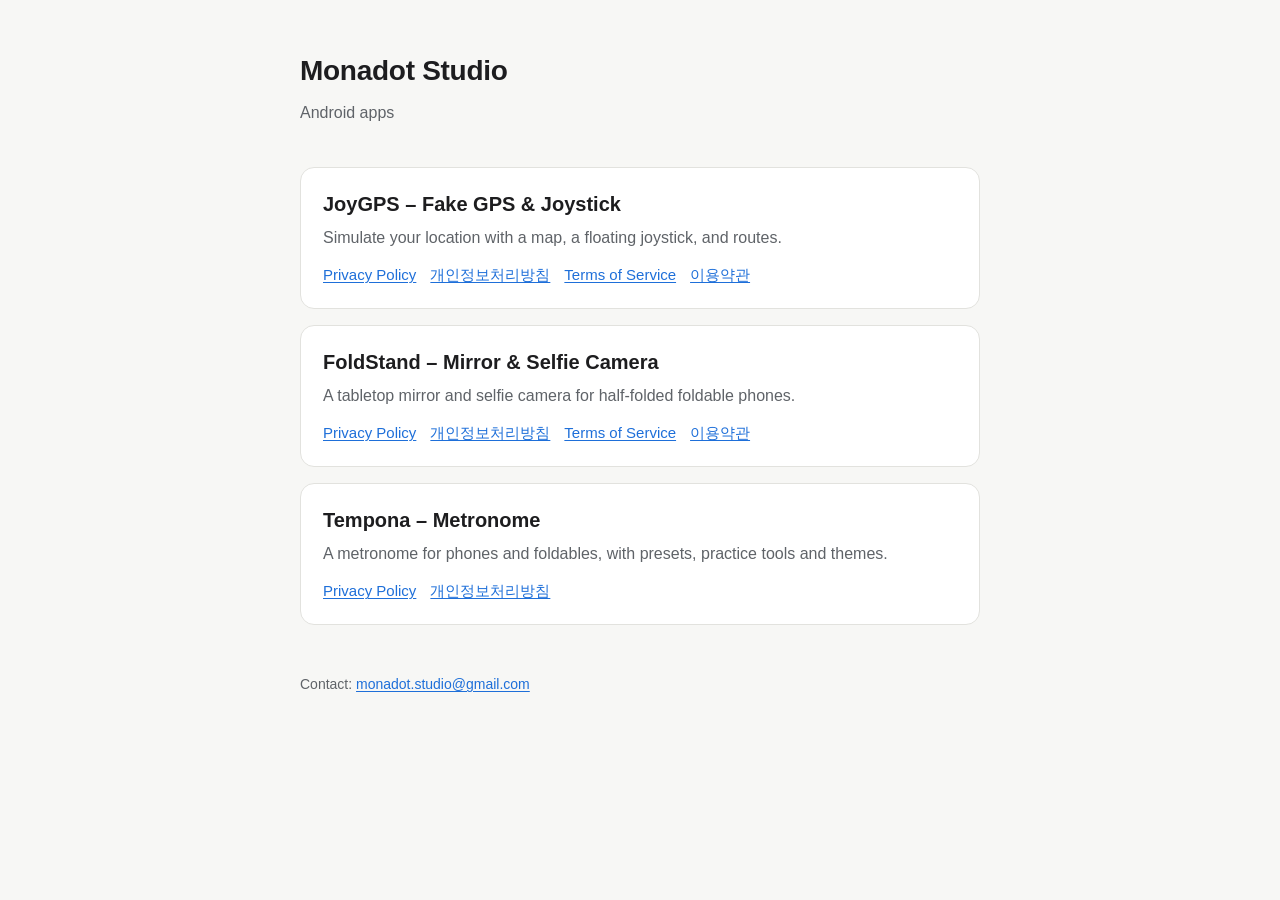
<file: index.html>
<!doctype html>
<html lang="en">
<head>
  <meta charset="utf-8">
  <meta name="viewport" content="width=device-width, initial-scale=1">
  <title>Monadot Studio apps</title>
  <meta name="description" content="Android apps by Monadot Studio">
  <link rel="stylesheet" href="/style.css">
</head>
<body>
<main>
  <header class="site">
    <h1>Monadot Studio</h1>
    <p>Android apps</p>
  </header>

  <section class="card">
    <h2>JoyGPS – Fake GPS &amp; Joystick</h2>
    <p>Simulate your location with a map, a floating joystick, and routes.</p>
    <div class="links">
      <a href="/joygps/privacy.html">Privacy Policy</a>
      <a href="/joygps/privacy.html#ko">개인정보처리방침</a>
      <a href="/joygps/terms.html">Terms of Service</a>
      <a href="/joygps/terms.html#ko">이용약관</a>
    </div>
  </section>

  <section class="card">
    <h2>FoldStand – Mirror &amp; Selfie Camera</h2>
    <p>A tabletop mirror and selfie camera for half-folded foldable phones.</p>
    <div class="links">
      <a href="/foldstand/privacy.html">Privacy Policy</a>
      <a href="/foldstand/privacy.html#ko">개인정보처리방침</a>
      <a href="/foldstand/terms.html">Terms of Service</a>
      <a href="/foldstand/terms.html#ko">이용약관</a>
    </div>
  </section>

  <section class="card">
    <h2>Tempona – Metronome</h2>
    <p>A metronome for phones and foldables, with presets, practice tools and themes.</p>
    <div class="links">
      <a href="/tempona/privacy/">Privacy Policy</a>
      <a href="/tempona/privacy/ko/">개인정보처리방침</a>
    </div>
  </section>

  <footer>
    Contact: <a href="mailto:monadot.studio@gmail.com">monadot.studio@gmail.com</a>
  </footer>
</main>
</body>
</html>
</file>
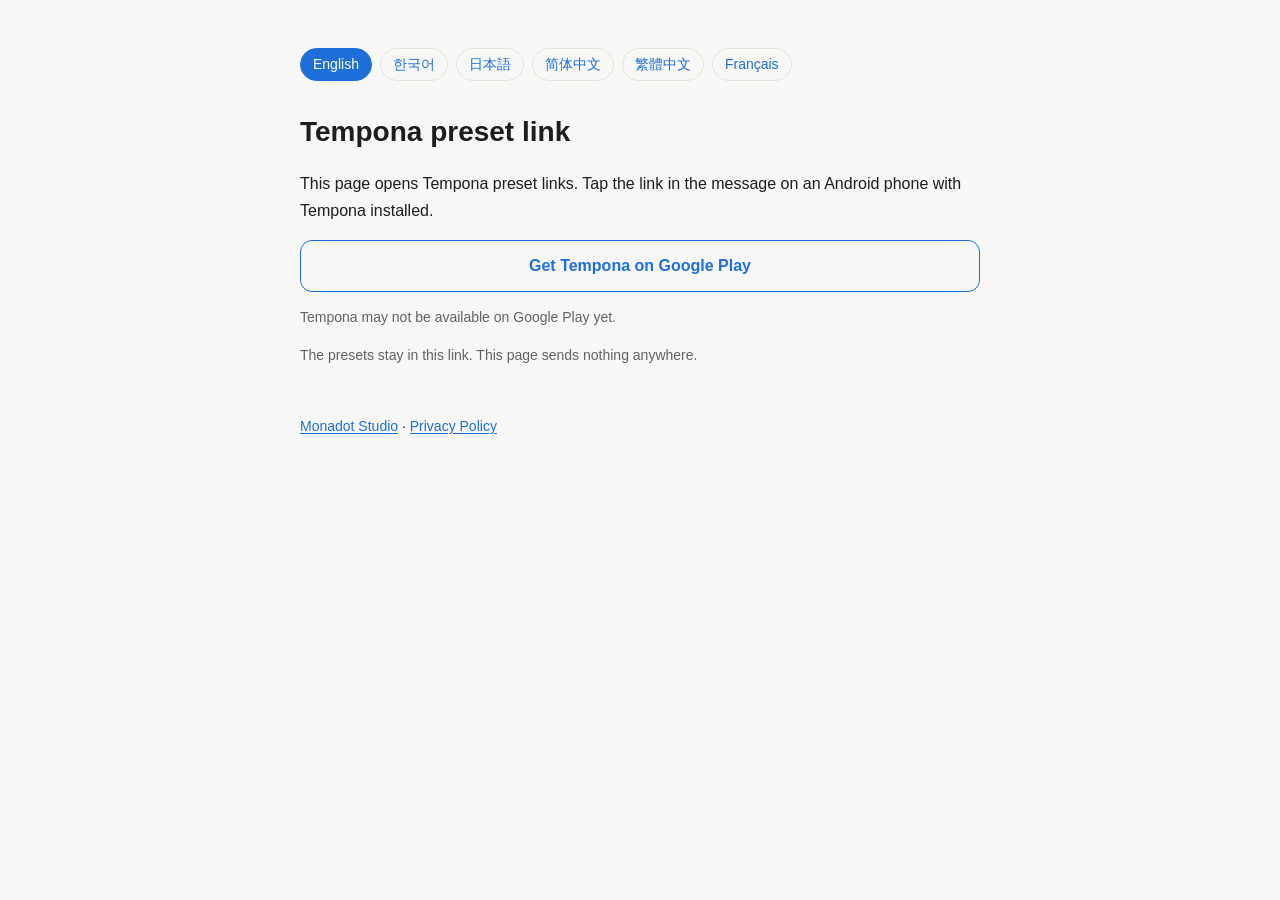
<file: tempona/import/index.html>
<!doctype html>
<html lang="en">
<head>
  <meta charset="utf-8">
  <meta name="viewport" content="width=device-width, initial-scale=1">
  <!-- No network access at all from this page: the shared presets (in the
       URL fragment, never sent to the server) stay in the browser. -->
  <meta http-equiv="Content-Security-Policy" content="default-src 'none'; script-src 'sha256-irmHBnYhQgu/ZNZ+HJk++ySKm7PWA1GYmxTtgLc9X0A='; style-src 'self' 'unsafe-inline'; img-src 'none'; connect-src 'none'; base-uri 'none'; form-action 'none'">
  <meta name="referrer" content="no-referrer">
  <meta name="robots" content="noindex">
  <title>Tempona preset link</title>
  <link rel="stylesheet" href="/style.css?v=4">
  <style>
    .doc .error { color: #c5221f; }
    @media (prefers-color-scheme: dark) { .doc .error { color: #f28b82; } }
    .doc .button {
      display: block; width: 100%; margin: 16px 0 6px; padding: 12px 16px;
      border: 1px solid var(--accent); border-radius: 12px; background: transparent;
      color: var(--accent); font: inherit; font-weight: 600; text-align: center;
      text-decoration: none; cursor: pointer;
    }
    .doc .button.primary { background: var(--accent); color: #fff; }
    @media (prefers-color-scheme: dark) { .doc .button.primary { color: var(--bg); } }
    .doc .code { width: 100%; min-height: 6em; font: 13px/1.4 ui-monospace, monospace; overflow-wrap: anywhere; }
    .doc ol { padding-left: 22px; margin: 8px 0 0; }
    .doc ol li { overflow-wrap: anywhere; }
  </style>
</head>
<body>
<main class="doc">
  <article id="app">
    <h1>Tempona preset link</h1>
    <noscript><p>Open this link on an Android phone with Tempona installed, or copy the whole message and use Presets › Paste to import in Tempona.</p></noscript>
  </article>
  <p class="back"><a href="/">Monadot Studio</a> · <a href="/tempona/privacy/">Privacy Policy</a></p>
</main>
<script>(function () {
  'use strict';
  // Tempona share links: https://monadot.github.io/tempona/import/#v1=<code>.
  // The code stays in this page: nothing is sent anywhere (no requests,
  // no analytics; the page's CSP blocks network access). Shared names are
  // shown with textContent only, never as HTML.
  var PKG = 'com.tempona.app';
  var MAX_CODE = 16384, MAX_JSON = 65536, MAX_PRESETS = 100, VERSION = 1;
  var T = {
    en: {
      title: 'Tempona preset link',
      lead: 'Someone shared Tempona metronome presets with you.',
      none: 'This page opens Tempona preset links. Tap the link in the message on an Android phone with Tempona installed.',
      folder: function (n, c) { return '“' + n + '” · ' + c + (c === 1 ? ' preset' : ' presets'); },
      preset: 'Preset',
      open: 'Open in Tempona',
      openNote: 'If Tempona is installed, it opens with an import preview. Nothing is saved until you confirm.',
      copy: 'Copy preset code',
      copied: 'Copied. Now open Tempona › Presets › Paste to import.',
      copyFail: 'Could not copy. Select the code below and copy it.',
      steps: 'If the link does not open: copy the code, open Tempona, go to Presets and tap Paste to import.',
      install: 'Get Tempona on Google Play',
      installNote: 'Tempona may not be available on Google Play yet.',
      invalid: 'This link is damaged or incomplete. Ask for the link again, or copy the whole message and use Paste to import in Tempona.',
      tooNew: 'This link was made by a newer version of Tempona. Update Tempona to import it.',
      noSummary: 'The preset list cannot be shown in this browser, but the link can still be opened in Tempona.',
      privacy: 'The presets stay in this link. This page sends nothing anywhere.'
    },
    ko: {
      title: 'Tempona 프리셋 링크',
      lead: 'Tempona 메트로놈 프리셋을 공유받았습니다.',
      none: '이 페이지는 Tempona 프리셋 링크를 여는 곳입니다. Tempona가 설치된 Android 휴대폰에서 메시지의 링크를 누르세요.',
      folder: function (n, c) { return '「' + n + '」 · ' + c + '곡'; },
      preset: '프리셋',
      open: 'Tempona에서 열기',
      openNote: 'Tempona가 설치되어 있으면 가져오기 미리보기가 열립니다. 확인하기 전에는 아무것도 저장되지 않습니다.',
      copy: '프리셋 코드 복사',
      copied: '복사했습니다. 이제 Tempona › 프리셋 › 붙여넣기로 가져오기를 누르세요.',
      copyFail: '복사하지 못했습니다. 아래 코드를 선택해 복사하세요.',
      steps: '링크가 열리지 않으면 코드를 복사한 뒤 Tempona › 프리셋 › 붙여넣기로 가져오기를 누르세요.',
      install: 'Google Play에서 Tempona 받기',
      installNote: 'Tempona는 아직 Google Play에 공개되지 않았을 수 있습니다.',
      invalid: '링크가 손상되었거나 일부가 빠졌습니다. 링크를 다시 받거나, 메시지 전체를 복사해 Tempona에서 붙여넣기로 가져오세요.',
      tooNew: '새 버전의 Tempona에서 만든 링크입니다. Tempona를 업데이트한 후 가져오세요.',
      noSummary: '이 브라우저에서는 프리셋 목록을 보여 줄 수 없지만, Tempona에서는 링크를 열 수 있습니다.',
      privacy: '프리셋은 이 링크 안에만 있습니다. 이 페이지는 아무것도 전송하지 않습니다.'
    },
    ja: {
      title: 'Tempona プリセットリンク',
      lead: 'Tempona メトロノームのプリセットが共有されました。',
      none: 'このページは Tempona のプリセットリンクを開くためのものです。Tempona をインストールした Android スマートフォンで、メッセージのリンクをタップしてください。',
      folder: function (n, c) { return '「' + n + '」 · ' + c + '曲'; },
      preset: 'プリセット',
      open: 'Tempona で開く',
      openNote: 'Tempona がインストールされていれば、読み込みのプレビューが開きます。確定するまで何も保存されません。',
      copy: 'プリセットコードをコピー',
      copied: 'コピーしました。Tempona › プリセット › 貼り付けて読み込む をタップしてください。',
      copyFail: 'コピーできませんでした。下のコードを選択してコピーしてください。',
      steps: 'リンクが開かない場合は、コードをコピーして Tempona › プリセット › 貼り付けて読み込む をタップしてください。',
      install: 'Google Play で Tempona を入手',
      installNote: 'Tempona はまだ Google Play で公開されていない場合があります。',
      invalid: 'リンクが壊れているか、一部が欠けています。リンクをもう一度受け取るか、メッセージ全体をコピーして Tempona で貼り付けて読み込んでください。',
      tooNew: '新しいバージョンの Tempona で作られたリンクです。Tempona を更新してから読み込んでください。',
      noSummary: 'このブラウザではプリセットの一覧を表示できませんが、Tempona ではリンクを開けます。',
      privacy: 'プリセットはこのリンクの中にだけあります。このページは何も送信しません。'
    },
    'zh-hans': {
      title: 'Tempona 预设链接',
      lead: '有人与你分享了 Tempona 节拍器预设。',
      none: '此页面用于打开 Tempona 预设链接。请在已安装 Tempona 的 Android 手机上点按消息中的链接。',
      folder: function (n, c) { return '“' + n + '” · ' + c + ' 首'; },
      preset: '预设',
      open: '在 Tempona 中打开',
      openNote: '如果已安装 Tempona，将打开导入预览。确认之前不会保存任何内容。',
      copy: '复制预设代码',
      copied: '已复制。请打开 Tempona › 预设 › 粘贴导入。',
      copyFail: '无法复制。请选择下方的代码并复制。',
      steps: '如果链接无法打开：复制代码，打开 Tempona › 预设，点按“粘贴导入”。',
      install: '在 Google Play 获取 Tempona',
      installNote: 'Tempona 可能尚未在 Google Play 上架。',
      invalid: '链接已损坏或不完整。请重新获取链接，或复制整条消息后在 Tempona 中粘贴导入。',
      tooNew: '此链接由更新版本的 Tempona 生成。请更新 Tempona 后再导入。',
      noSummary: '此浏览器无法显示预设列表，但仍可在 Tempona 中打开链接。',
      privacy: '预设只保存在此链接中。此页面不会发送任何内容。'
    },
    'zh-hant': {
      title: 'Tempona 預設組合連結',
      lead: '有人與你分享了 Tempona 節拍器預設組合。',
      none: '此頁面用於開啟 Tempona 預設組合連結。請在已安裝 Tempona 的 Android 手機上點按訊息中的連結。',
      folder: function (n, c) { return '「' + n + '」 · ' + c + ' 首'; },
      preset: '預設組合',
      open: '在 Tempona 中開啟',
      openNote: '如果已安裝 Tempona，將開啟匯入預覽。確認之前不會儲存任何內容。',
      copy: '複製預設組合代碼',
      copied: '已複製。請開啟 Tempona › 預設組合 › 貼上匯入。',
      copyFail: '無法複製。請選取下方的代碼並複製。',
      steps: '如果連結無法開啟：複製代碼，開啟 Tempona › 預設組合，點按「貼上匯入」。',
      install: '在 Google Play 取得 Tempona',
      installNote: 'Tempona 可能尚未在 Google Play 上架。',
      invalid: '連結已損壞或不完整。請重新取得連結，或複製整則訊息後在 Tempona 中貼上匯入。',
      tooNew: '此連結由較新版本的 Tempona 產生。請更新 Tempona 後再匯入。',
      noSummary: '此瀏覽器無法顯示預設組合清單，但仍可在 Tempona 中開啟連結。',
      privacy: '預設組合只存在於此連結中。此頁面不會傳送任何內容。'
    },
    fr: {
      title: 'Lien de préréglages Tempona',
      lead: 'Quelqu’un a partagé avec vous des préréglages du métronome Tempona.',
      none: 'Cette page ouvre les liens de préréglages Tempona. Touchez le lien du message sur un téléphone Android où Tempona est installé.',
      folder: function (n, c) { return '« ' + n + ' » · ' + c + (c === 1 ? ' préréglage' : ' préréglages'); },
      preset: 'Préréglage',
      open: 'Ouvrir dans Tempona',
      openNote: 'Si Tempona est installé, un aperçu de l’importation s’ouvre. Rien n’est enregistré avant votre confirmation.',
      copy: 'Copier le code des préréglages',
      copied: 'Copié. Ouvrez Tempona › Préréglages › Coller pour importer.',
      copyFail: 'Copie impossible. Sélectionnez le code ci-dessous et copiez-le.',
      steps: 'Si le lien ne s’ouvre pas : copiez le code, ouvrez Tempona › Préréglages et touchez Coller pour importer.',
      install: 'Télécharger Tempona sur Google Play',
      installNote: 'Tempona n’est peut-être pas encore disponible sur Google Play.',
      invalid: 'Ce lien est endommagé ou incomplet. Demandez-le à nouveau, ou copiez tout le message et utilisez Coller pour importer dans Tempona.',
      tooNew: 'Ce lien a été créé par une version plus récente de Tempona. Mettez Tempona à jour pour l’importer.',
      noSummary: 'Ce navigateur ne peut pas afficher la liste des préréglages, mais le lien peut toujours être ouvert dans Tempona.',
      privacy: 'Les préréglages restent dans ce lien. Cette page n’envoie rien.'
    }
  };
  var LANGS = [['en', 'English'], ['ko', '한국어'], ['ja', '日本語'], ['zh-hans', '简体中文'], ['zh-hant', '繁體中文'], ['fr', 'Français']];
  var HTML_LANG = { en: 'en', ko: 'ko', ja: 'ja', 'zh-hans': 'zh-Hans', 'zh-hant': 'zh-Hant', fr: 'fr' };

  function pickLang() {
    var list = navigator.languages || [navigator.language || 'en'];
    for (var i = 0; i < list.length; i++) {
      var l = String(list[i]).toLowerCase();
      if (l.indexOf('ko') === 0) return 'ko';
      if (l.indexOf('ja') === 0) return 'ja';
      if (l.indexOf('fr') === 0) return 'fr';
      if (l.indexOf('zh') === 0) {
        return /hant|-tw|-hk|-mo/.test(l) ? 'zh-hant' : 'zh-hans';
      }
      if (l.indexOf('en') === 0) return 'en';
    }
    return 'en';
  }

  // The link part: #v1=<code> (or ?v1=<code>); strict characters only.
  function readLink() {
    var raw = location.hash.length > 1 ? location.hash.slice(1) : location.search.slice(1);
    if (!raw) return { state: 'none' };
    var m = /^v(\d{1,6})(?:=|%3[dD])([A-Za-z0-9_-]+)$/.exec(raw);
    if (!m) return { state: 'invalid' };
    var version = parseInt(m[1], 10);
    if (version < 1) return { state: 'invalid' };
    if (version > VERSION) return { state: 'tooNew' };
    if (m[2].length > MAX_CODE || m[2].length % 4 === 1) return { state: 'invalid' };
    return { state: 'ok', code: m[2] };
  }

  function bytesOf(code) {
    var b64 = code.replace(/-/g, '+').replace(/_/g, '/');
    while (b64.length % 4) b64 += '=';
    var bin = atob(b64);
    var out = new Uint8Array(bin.length);
    for (var i = 0; i < bin.length; i++) out[i] = bin.charCodeAt(i);
    return out;
  }

  // Unpacks at most MAX_JSON bytes (a small link must not unpack to
  // megabytes) and reads only names, BPM and meters for the summary.
  function summary(code) {
    if (typeof DecompressionStream !== 'function') return Promise.resolve(null);
    var data = bytesOf(code);
    if (data.length < 18 || data[0] !== 0x1f || data[1] !== 0x8b) return Promise.reject(new Error('gzip'));
    var stream = new Blob([data]).stream().pipeThrough(new DecompressionStream('gzip'));
    var reader = stream.getReader();
    var chunks = [], total = 0;
    function pump() {
      return reader.read().then(function (r) {
        if (r.done) return;
        total += r.value.length;
        if (total > MAX_JSON) { reader.cancel(); throw new Error('size'); }
        chunks.push(r.value);
        return pump();
      });
    }
    return pump().then(function () {
      var all = new Uint8Array(total), at = 0;
      chunks.forEach(function (c) { all.set(c, at); at += c.length; });
      var json = JSON.parse(new TextDecoder('utf-8', { fatal: true }).decode(all));
      if (!json || json.v !== 1 || !Array.isArray(json.p) || json.p.length === 0 || json.p.length > MAX_PRESETS) {
        throw new Error('shape');
      }
      return json;
    });
  }

  function clean(s, max) {
    s = String(s).replace(/[\u0000-\u001f\u007f-\u009f\u200b-\u200f\u2028-\u202e\u2060-\u2069\ufeff]/g, ' ').replace(/\s+/g, ' ').trim();
    return s.length > max ? s.slice(0, max) : s;
  }

  var lang = pickLang();
  var link = readLink();
  var ua = navigator.userAgent || '';
  var android = /Android/i.test(ua);
  // KakaoTalk opens links in its own browser, which never hands them to
  // Android, so App Links cannot open Tempona from there. Its
  // "open externally" address gives the link back to Android, which then
  // opens Tempona (a verified link) or the phone's browser.
  var kakao = /KAKAOTALK/i.test(ua);

  function canonical() {
    return 'https://monadot.github.io/tempona/import/#v' + VERSION + '=' + link.code;
  }

  // Where "Open in Tempona" goes. No package name: Android picks the app
  // that verified this link (release or QA build); without one, the page
  // simply shows again.
  function openUrl() {
    if (kakao) return 'kakaotalk://web/openExternal?url=' + encodeURIComponent(canonical());
    return 'intent://monadot.github.io/tempona/import/?v' + VERSION + '=' + link.code +
      '#Intent;scheme=https;end';
  }
  var info = null, broken = false;

  function el(tag, text, cls) {
    var e = document.createElement(tag);
    if (text != null) e.textContent = text;
    if (cls) e.className = cls;
    return e;
  }

  function render() {
    var t = T[lang];
    document.documentElement.lang = HTML_LANG[lang];
    document.title = t.title;
    var root = document.getElementById('app');
    root.textContent = '';

    var nav = el('nav', null, 'lang-switch');
    nav.setAttribute('aria-label', 'Language');
    LANGS.forEach(function (pair) {
      var a = el('a', pair[1]);
      a.href = '#';
      a.lang = HTML_LANG[pair[0]];
      if (pair[0] === lang) a.setAttribute('aria-current', 'true');
      a.addEventListener('click', function (ev) { ev.preventDefault(); lang = pair[0]; render(); });
      nav.appendChild(a);
    });
    root.appendChild(nav);
    root.appendChild(el('h1', t.title));

    var state = broken ? 'invalid' : link.state;
    if (state !== 'ok') {
      root.appendChild(el('p', state === 'none' ? t.none : state === 'tooNew' ? t.tooNew : t.invalid, state === 'none' ? null : 'error'));
    } else {
      root.appendChild(el('p', t.lead));
      if (info) {
        var card = el('section', null, 'card');
        if (info.k === 'folder') card.appendChild(el('h2', t.folder(clean(info.n || '', 40) || t.preset, info.p.length)));
        var ol = el('ol');
        info.p.slice(0, 100).forEach(function (p) {
          if (!p || typeof p !== 'object') return;
          var bpm = typeof p.b === 'number' && isFinite(p.b) ? Math.round(p.b) : 120;
          var meter = typeof p.t === 'string' && /^\d{1,2}\/\d{1,2}$/.test(p.t) ? p.t : '4/4';
          ol.appendChild(el('li', (clean(p.n || '', 40) || t.preset) + ' — ' + bpm + ' BPM · ' + meter));
        });
        card.appendChild(ol);
        root.appendChild(card);
      } else if (info === false) {
        root.appendChild(el('p', t.noSummary, 'note'));
      }

      if (android) {
        var open = el('a', t.open, 'button primary');
        open.href = openUrl();
        root.appendChild(open);
        root.appendChild(el('p', t.openNote, 'note'));
      }

      var copy = el('button', t.copy, 'button');
      copy.type = 'button';
      var status = el('p', '', 'note');
      status.setAttribute('role', 'status');
      var codeText = 'TEMPONA' + VERSION + ':' + link.code;
      copy.addEventListener('click', function () {
        var done = function () { status.textContent = t.copied; };
        var fail = function () { status.textContent = t.copyFail; box.hidden = false; box.select(); };
        if (navigator.clipboard && navigator.clipboard.writeText) {
          navigator.clipboard.writeText(codeText).then(done, fail);
        } else {
          box.hidden = false; box.select();
          try { document.execCommand('copy') ? done() : fail(); } catch (e) { fail(); }
        }
      });
      var box = el('textarea', null, 'code');
      box.readOnly = true;
      box.value = codeText;
      box.hidden = true;
      box.setAttribute('aria-label', t.copy);
      root.appendChild(copy);
      root.appendChild(status);
      root.appendChild(box);
      root.appendChild(el('p', t.steps));
    }

    var install = el('a', t.install, 'button');
    install.href = 'https://play.google.com/store/apps/details?id=' + PKG;
    install.rel = 'noreferrer';
    root.appendChild(install);
    root.appendChild(el('p', t.installNote, 'note'));
    root.appendChild(el('p', t.privacy, 'note'));
  }

  render();
  // In KakaoTalk, hand the link to Android right away (once).
  if (link.state === 'ok' && android && kakao) {
    location.href = openUrl();
  }
  if (link.state === 'ok') {
    summary(link.code).then(function (json) {
      info = json === null ? false : json;
      render();
    }, function () {
      broken = true;
      render();
    });
  }
})();
</script>
</body>
</html>
</file>
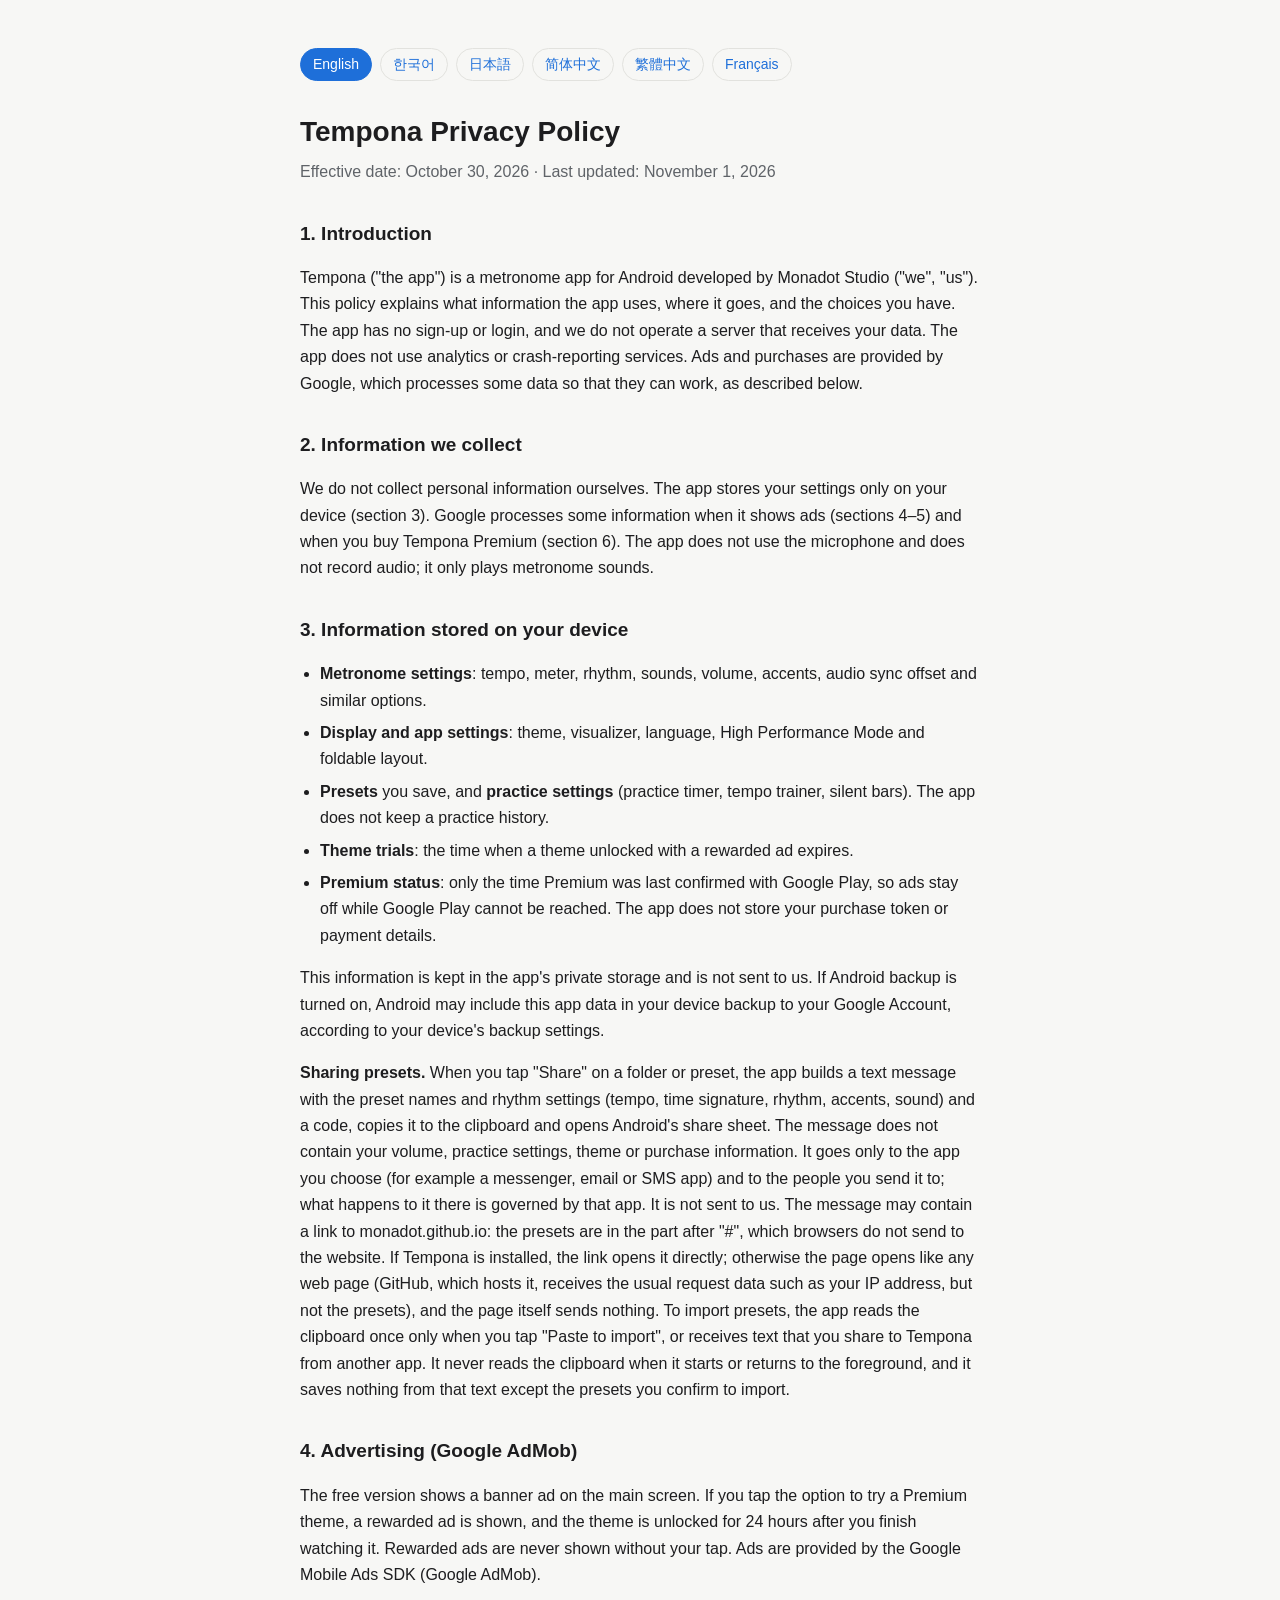
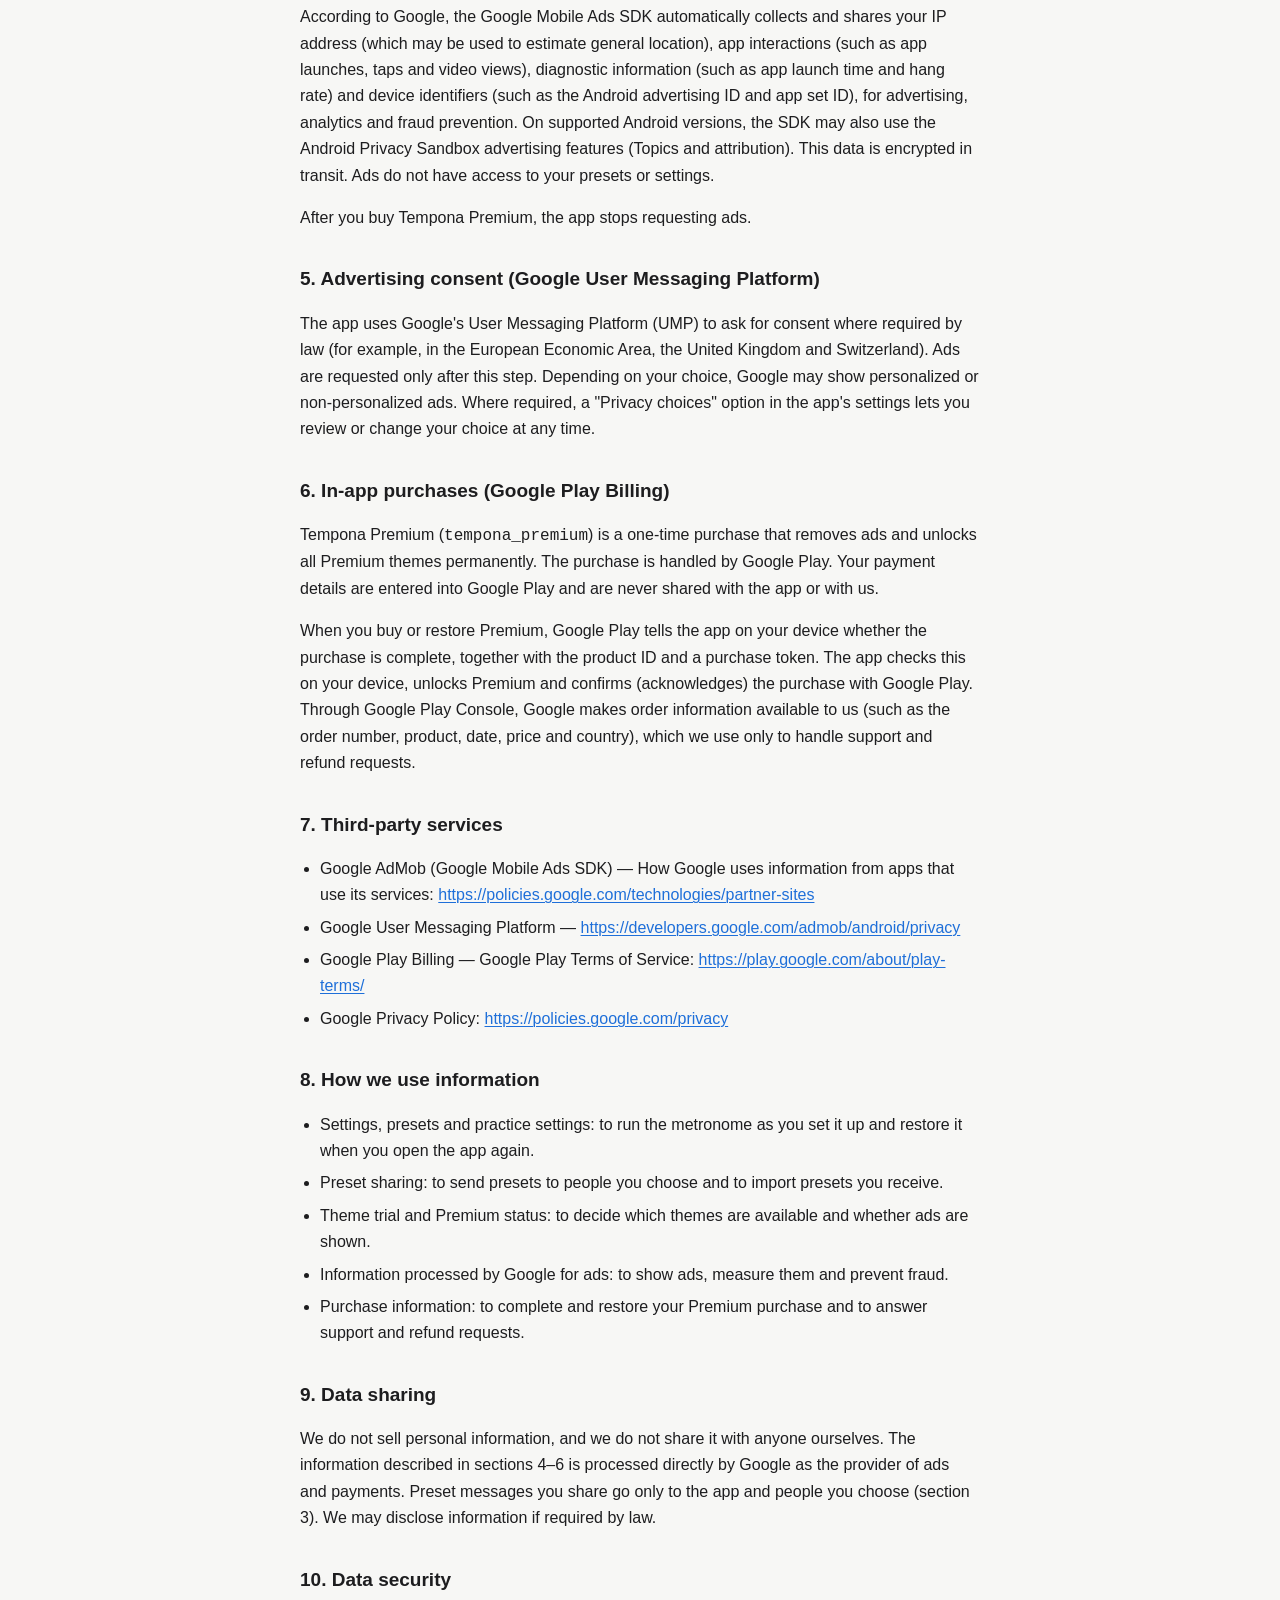
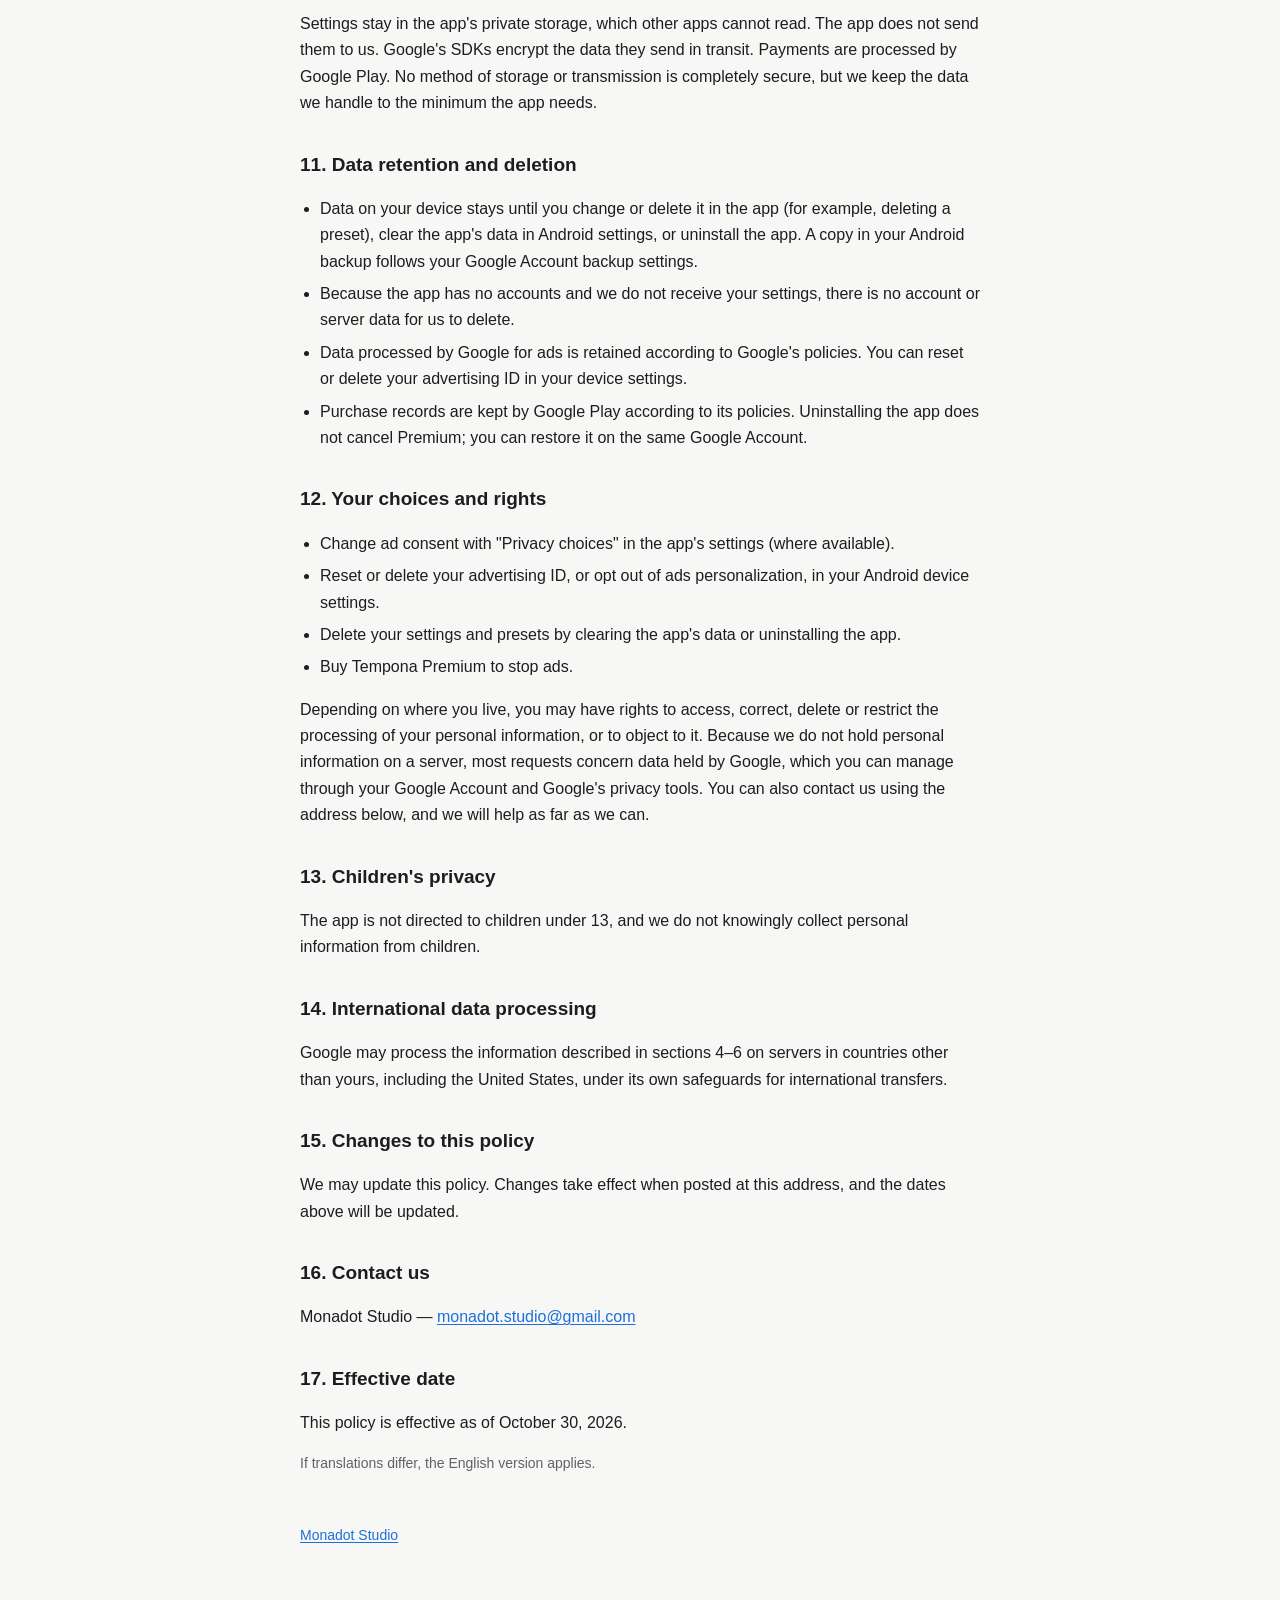
<file: tempona/privacy/index.html>
<!doctype html>
<html lang="en">
<head>
  <meta charset="utf-8">
  <meta name="viewport" content="width=device-width, initial-scale=1">
  <title>Tempona Privacy Policy</title>
  <meta name="description" content="Privacy policy for Tempona, a metronome app for Android by Monadot Studio.">
  <link rel="canonical" href="https://monadot.github.io/tempona/privacy/">
  <link rel="alternate" hreflang="en" href="https://monadot.github.io/tempona/privacy/">
  <link rel="alternate" hreflang="ko" href="https://monadot.github.io/tempona/privacy/ko/">
  <link rel="alternate" hreflang="ja" href="https://monadot.github.io/tempona/privacy/ja/">
  <link rel="alternate" hreflang="zh-Hans" href="https://monadot.github.io/tempona/privacy/zh-hans/">
  <link rel="alternate" hreflang="zh-Hant" href="https://monadot.github.io/tempona/privacy/zh-hant/">
  <link rel="alternate" hreflang="fr" href="https://monadot.github.io/tempona/privacy/fr/">
  <link rel="alternate" hreflang="x-default" href="https://monadot.github.io/tempona/privacy/">
  <link rel="stylesheet" href="/style.css?v=4">
</head>
<body>
<main class="doc">
  <nav class="lang-switch" aria-label="Language"><a href="/tempona/privacy/" hreflang="en" lang="en" aria-current="true">English</a><a href="/tempona/privacy/ko/" hreflang="ko" lang="ko">한국어</a><a href="/tempona/privacy/ja/" hreflang="ja" lang="ja">日本語</a><a href="/tempona/privacy/zh-hans/" hreflang="zh-Hans" lang="zh-Hans">简体中文</a><a href="/tempona/privacy/zh-hant/" hreflang="zh-Hant" lang="zh-Hant">繁體中文</a><a href="/tempona/privacy/fr/" hreflang="fr" lang="fr">Français</a></nav>
  <article lang="en">
<h1>Tempona Privacy Policy</h1>
<p class="meta">Effective date: October 30, 2026 · Last updated: November 1, 2026</p>

<h2>1. Introduction</h2>
<p>Tempona ("the app") is a metronome app for Android developed by Monadot Studio ("we", "us"). This policy explains what information the app uses, where it goes, and the choices you have. The app has no sign-up or login, and we do not operate a server that receives your data. The app does not use analytics or crash-reporting services. Ads and purchases are provided by Google, which processes some data so that they can work, as described below.</p>

<h2>2. Information we collect</h2>
<p>We do not collect personal information ourselves. The app stores your settings only on your device (section 3). Google processes some information when it shows ads (sections 4–5) and when you buy Tempona Premium (section 6). The app does not use the microphone and does not record audio; it only plays metronome sounds.</p>

<h2>3. Information stored on your device</h2>
<ul>
<li><strong>Metronome settings</strong>: tempo, meter, rhythm, sounds, volume, accents, audio sync offset and similar options.</li>
<li><strong>Display and app settings</strong>: theme, visualizer, language, High Performance Mode and foldable layout.</li>
<li><strong>Presets</strong> you save, and <strong>practice settings</strong> (practice timer, tempo trainer, silent bars). The app does not keep a practice history.</li>
<li><strong>Theme trials</strong>: the time when a theme unlocked with a rewarded ad expires.</li>
<li><strong>Premium status</strong>: only the time Premium was last confirmed with Google Play, so ads stay off while Google Play cannot be reached. The app does not store your purchase token or payment details.</li>
</ul>
<p>This information is kept in the app's private storage and is not sent to us. If Android backup is turned on, Android may include this app data in your device backup to your Google Account, according to your device's backup settings.</p>
<p><strong>Sharing presets.</strong> When you tap "Share" on a folder or preset, the app builds a text message with the preset names and rhythm settings (tempo, time signature, rhythm, accents, sound) and a code, copies it to the clipboard and opens Android's share sheet. The message does not contain your volume, practice settings, theme or purchase information. It goes only to the app you choose (for example a messenger, email or SMS app) and to the people you send it to; what happens to it there is governed by that app. It is not sent to us. The message may contain a link to monadot.github.io: the presets are in the part after "#", which browsers do not send to the website. If Tempona is installed, the link opens it directly; otherwise the page opens like any web page (GitHub, which hosts it, receives the usual request data such as your IP address, but not the presets), and the page itself sends nothing. To import presets, the app reads the clipboard once only when you tap "Paste to import", or receives text that you share to Tempona from another app. It never reads the clipboard when it starts or returns to the foreground, and it saves nothing from that text except the presets you confirm to import.</p>

<h2>4. Advertising (Google AdMob)</h2>
<p>The free version shows a banner ad on the main screen. If you tap the option to try a Premium theme, a rewarded ad is shown, and the theme is unlocked for 24 hours after you finish watching it. Rewarded ads are never shown without your tap. Ads are provided by the Google Mobile Ads SDK (Google AdMob).</p>
<p>According to Google, the Google Mobile Ads SDK automatically collects and shares your IP address (which may be used to estimate general location), app interactions (such as app launches, taps and video views), diagnostic information (such as app launch time and hang rate) and device identifiers (such as the Android advertising ID and app set ID), for advertising, analytics and fraud prevention. On supported Android versions, the SDK may also use the Android Privacy Sandbox advertising features (Topics and attribution). This data is encrypted in transit. Ads do not have access to your presets or settings.</p>
<p>After you buy Tempona Premium, the app stops requesting ads.</p>

<h2>5. Advertising consent (Google User Messaging Platform)</h2>
<p>The app uses Google's User Messaging Platform (UMP) to ask for consent where required by law (for example, in the European Economic Area, the United Kingdom and Switzerland). Ads are requested only after this step. Depending on your choice, Google may show personalized or non-personalized ads. Where required, a "Privacy choices" option in the app's settings lets you review or change your choice at any time.</p>

<h2>6. In-app purchases (Google Play Billing)</h2>
<p>Tempona Premium (<code>tempona_premium</code>) is a one-time purchase that removes ads and unlocks all Premium themes permanently. The purchase is handled by Google Play. Your payment details are entered into Google Play and are never shared with the app or with us.</p>
<p>When you buy or restore Premium, Google Play tells the app on your device whether the purchase is complete, together with the product ID and a purchase token. The app checks this on your device, unlocks Premium and confirms (acknowledges) the purchase with Google Play. Through Google Play Console, Google makes order information available to us (such as the order number, product, date, price and country), which we use only to handle support and refund requests.</p>

<h2>7. Third-party services</h2>
<ul>
<li>Google AdMob (Google Mobile Ads SDK) — How Google uses information from apps that use its services: <a href="https://policies.google.com/technologies/partner-sites">https://policies.google.com/technologies/partner-sites</a></li>
<li>Google User Messaging Platform — <a href="https://developers.google.com/admob/android/privacy">https://developers.google.com/admob/android/privacy</a></li>
<li>Google Play Billing — Google Play Terms of Service: <a href="https://play.google.com/about/play-terms/">https://play.google.com/about/play-terms/</a></li>
<li>Google Privacy Policy: <a href="https://policies.google.com/privacy">https://policies.google.com/privacy</a></li>
</ul>

<h2>8. How we use information</h2>
<ul>
<li>Settings, presets and practice settings: to run the metronome as you set it up and restore it when you open the app again.</li>
<li>Preset sharing: to send presets to people you choose and to import presets you receive.</li>
<li>Theme trial and Premium status: to decide which themes are available and whether ads are shown.</li>
<li>Information processed by Google for ads: to show ads, measure them and prevent fraud.</li>
<li>Purchase information: to complete and restore your Premium purchase and to answer support and refund requests.</li>
</ul>

<h2>9. Data sharing</h2>
<p>We do not sell personal information, and we do not share it with anyone ourselves. The information described in sections 4–6 is processed directly by Google as the provider of ads and payments. Preset messages you share go only to the app and people you choose (section 3). We may disclose information if required by law.</p>

<h2>10. Data security</h2>
<p>Settings stay in the app's private storage, which other apps cannot read. The app does not send them to us. Google's SDKs encrypt the data they send in transit. Payments are processed by Google Play. No method of storage or transmission is completely secure, but we keep the data we handle to the minimum the app needs.</p>

<h2>11. Data retention and deletion</h2>
<ul>
<li>Data on your device stays until you change or delete it in the app (for example, deleting a preset), clear the app's data in Android settings, or uninstall the app. A copy in your Android backup follows your Google Account backup settings.</li>
<li>Because the app has no accounts and we do not receive your settings, there is no account or server data for us to delete.</li>
<li>Data processed by Google for ads is retained according to Google's policies. You can reset or delete your advertising ID in your device settings.</li>
<li>Purchase records are kept by Google Play according to its policies. Uninstalling the app does not cancel Premium; you can restore it on the same Google Account.</li>
</ul>

<h2>12. Your choices and rights</h2>
<ul>
<li>Change ad consent with "Privacy choices" in the app's settings (where available).</li>
<li>Reset or delete your advertising ID, or opt out of ads personalization, in your Android device settings.</li>
<li>Delete your settings and presets by clearing the app's data or uninstalling the app.</li>
<li>Buy Tempona Premium to stop ads.</li>
</ul>
<p>Depending on where you live, you may have rights to access, correct, delete or restrict the processing of your personal information, or to object to it. Because we do not hold personal information on a server, most requests concern data held by Google, which you can manage through your Google Account and Google's privacy tools. You can also contact us using the address below, and we will help as far as we can.</p>

<h2>13. Children's privacy</h2>
<p>The app is not directed to children under 13, and we do not knowingly collect personal information from children.</p>

<h2>14. International data processing</h2>
<p>Google may process the information described in sections 4–6 on servers in countries other than yours, including the United States, under its own safeguards for international transfers.</p>

<h2>15. Changes to this policy</h2>
<p>We may update this policy. Changes take effect when posted at this address, and the dates above will be updated.</p>

<h2>16. Contact us</h2>
<p>Monadot Studio — <a href="mailto:monadot.studio@gmail.com">monadot.studio@gmail.com</a></p>

<h2>17. Effective date</h2>
<p>This policy is effective as of October 30, 2026.</p>
<p class="note">If translations differ, the English version applies.</p>
  </article>
  <p class="back"><a href="/">Monadot Studio</a></p>
</main>
</body>
</html>
</file>
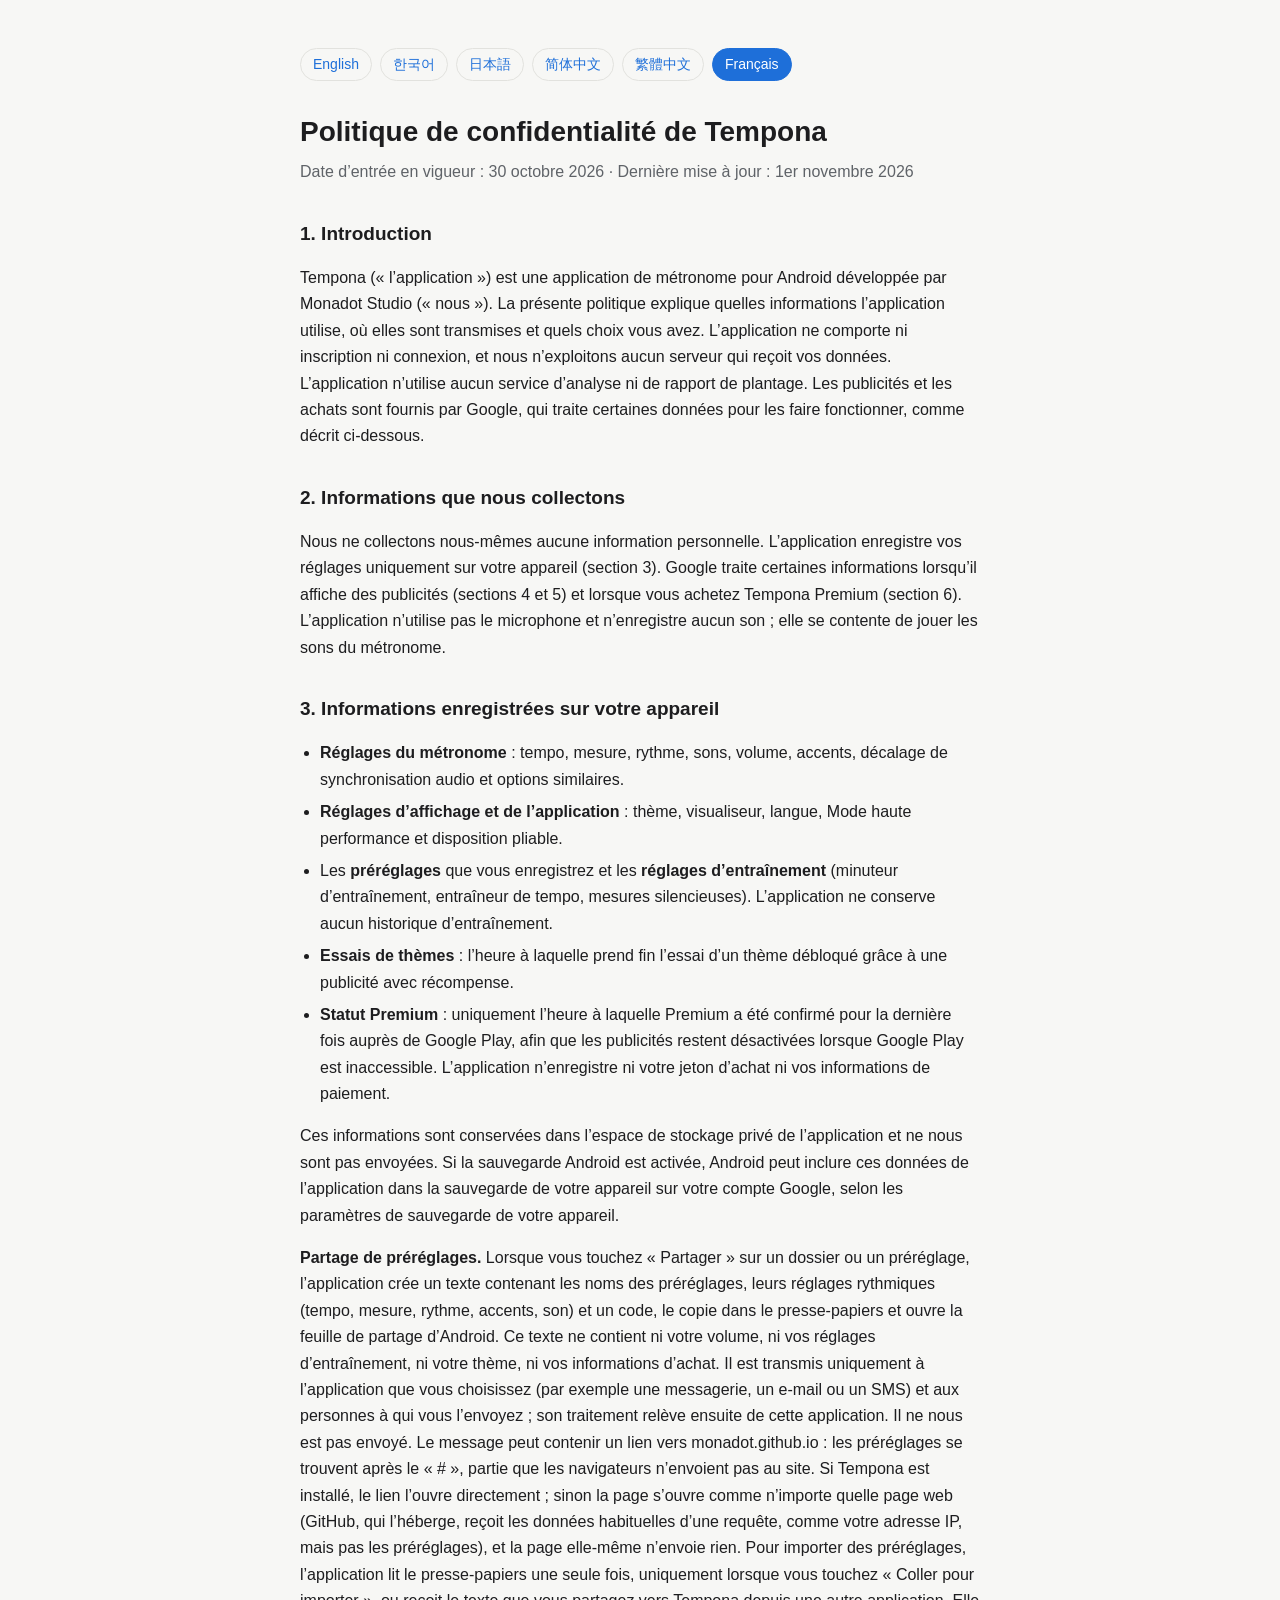
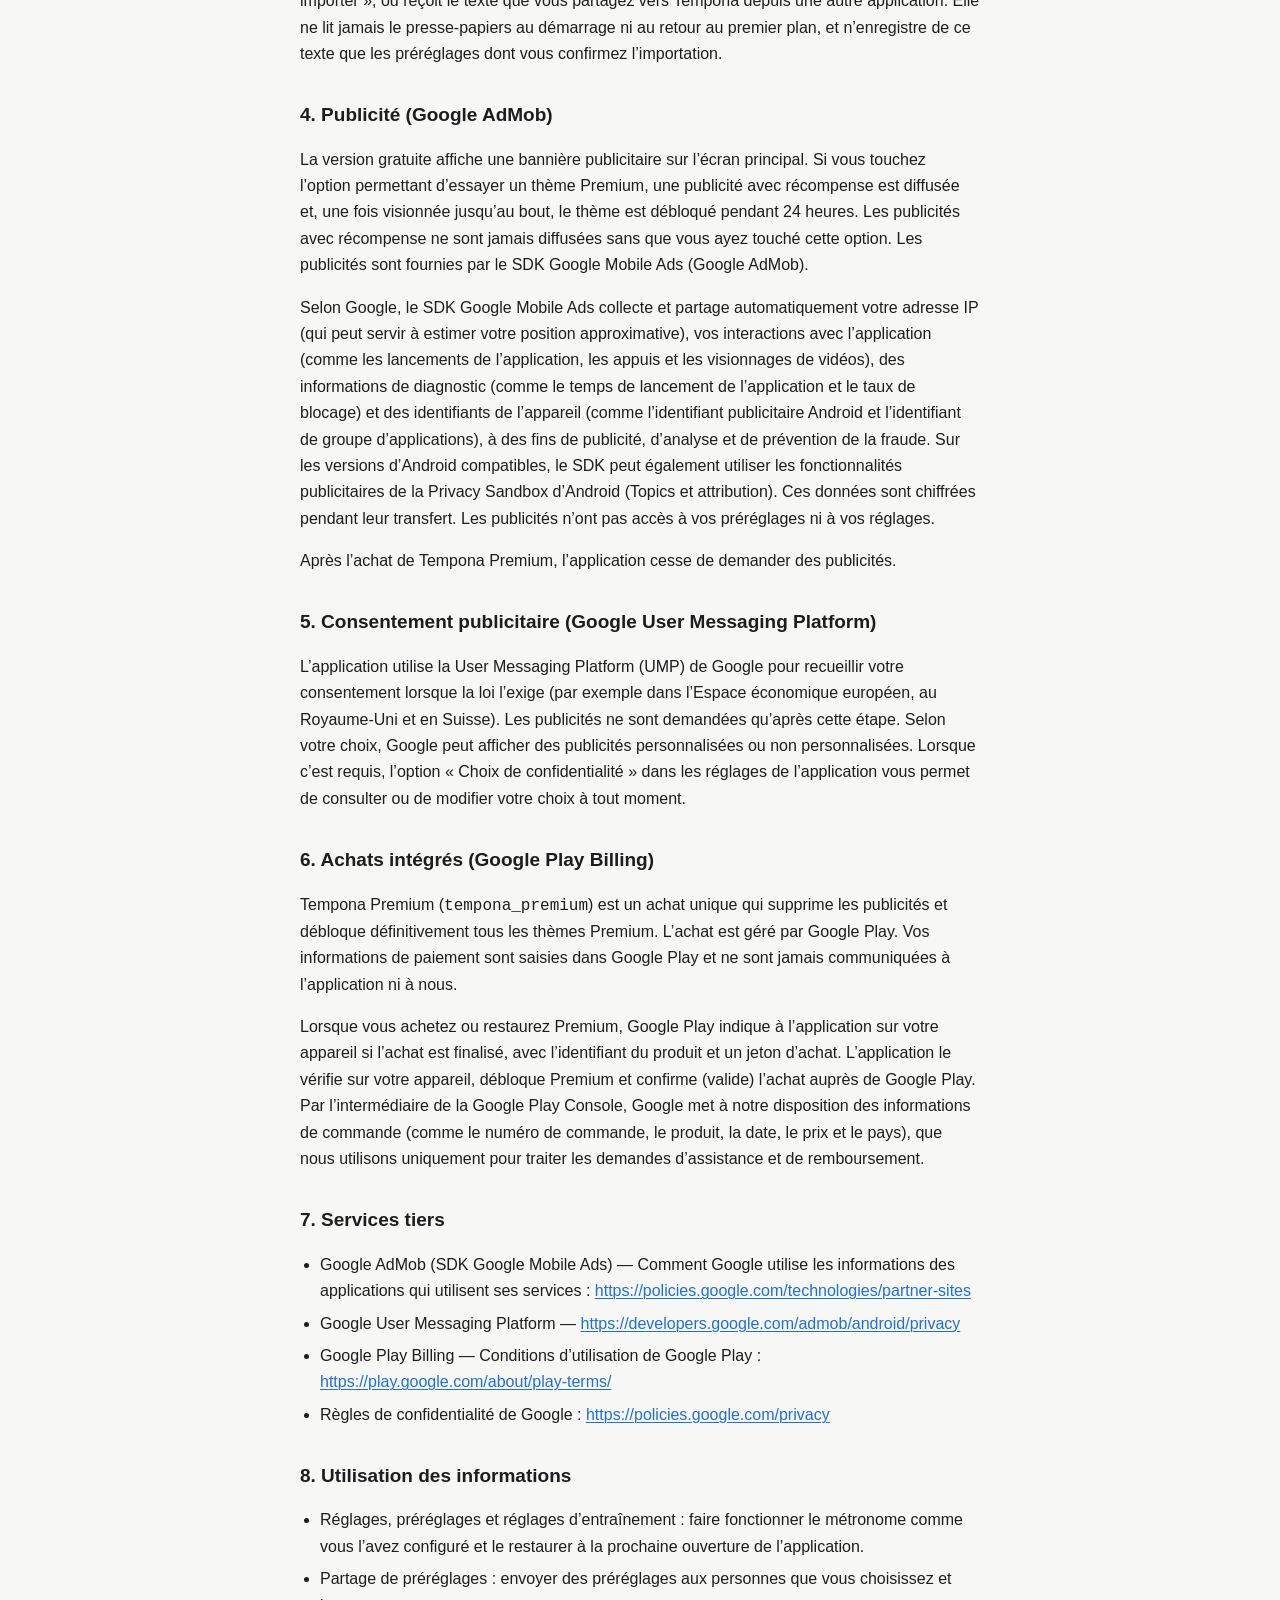
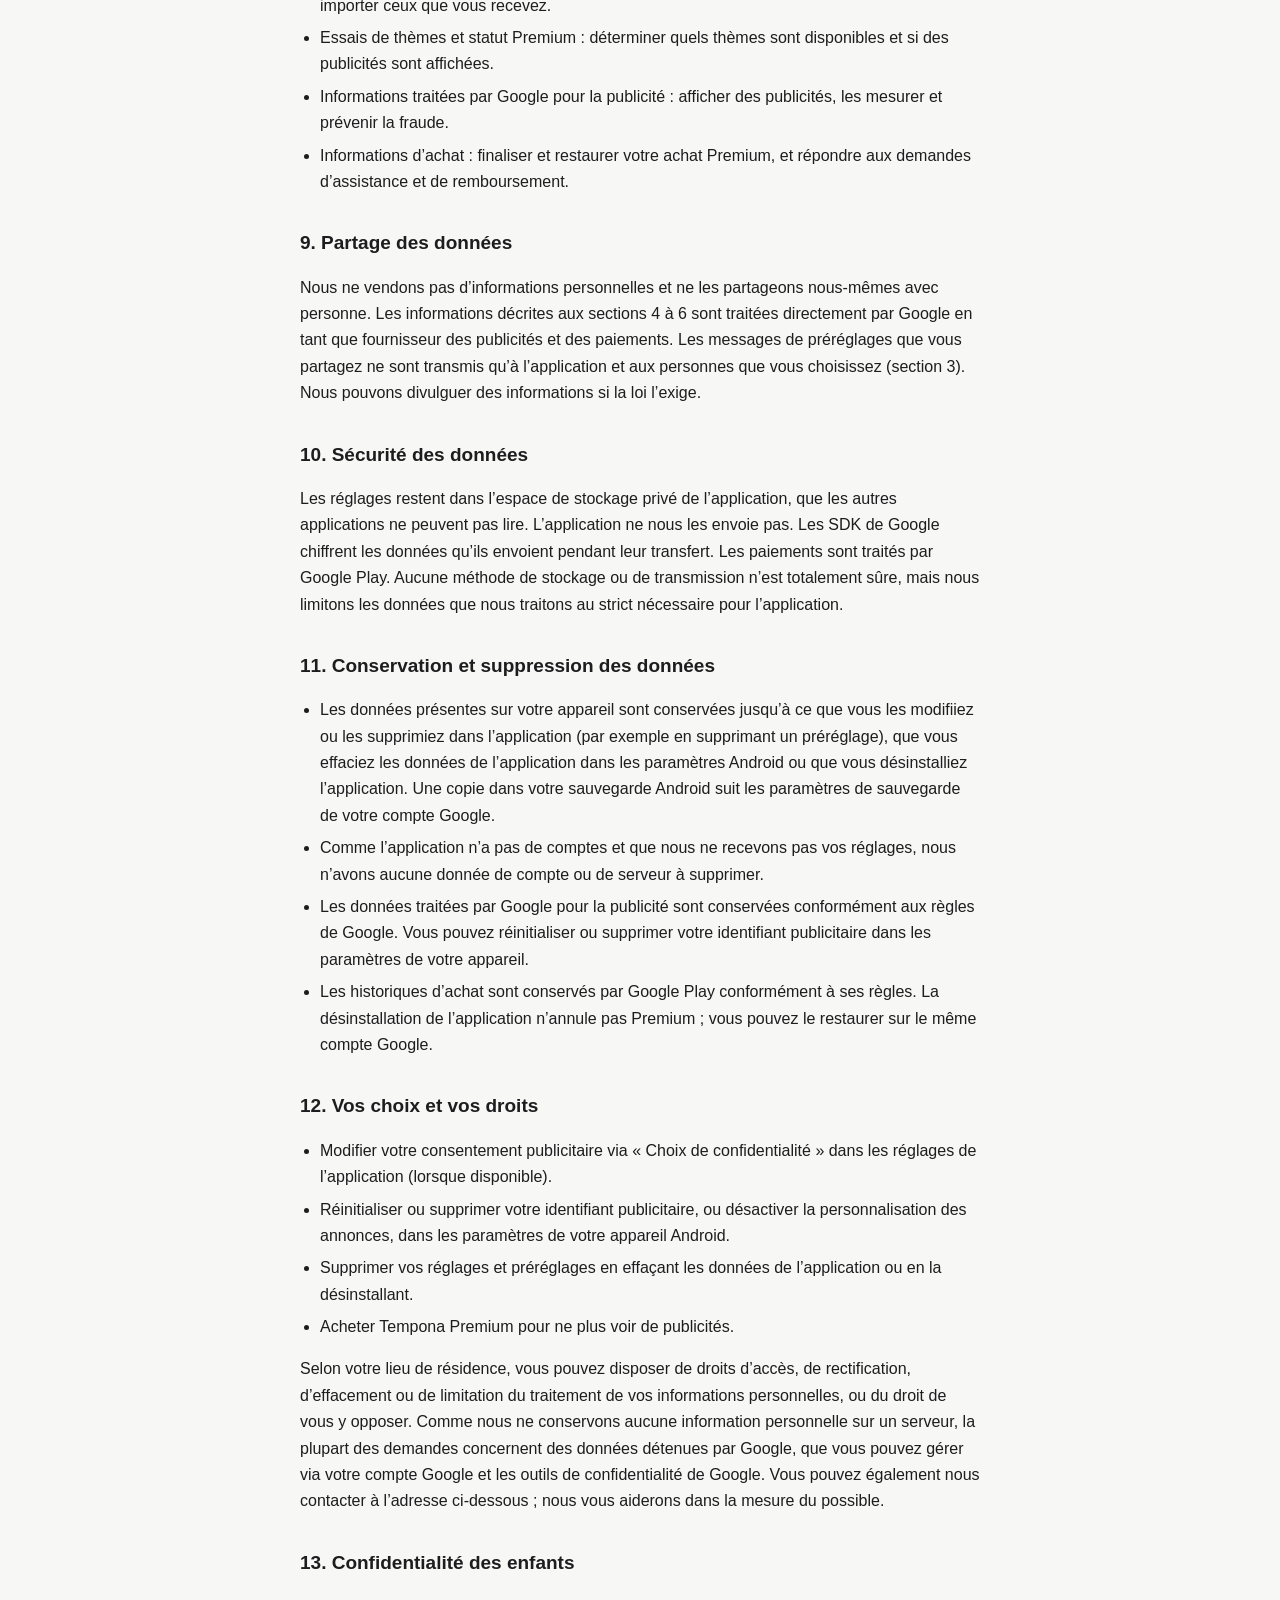
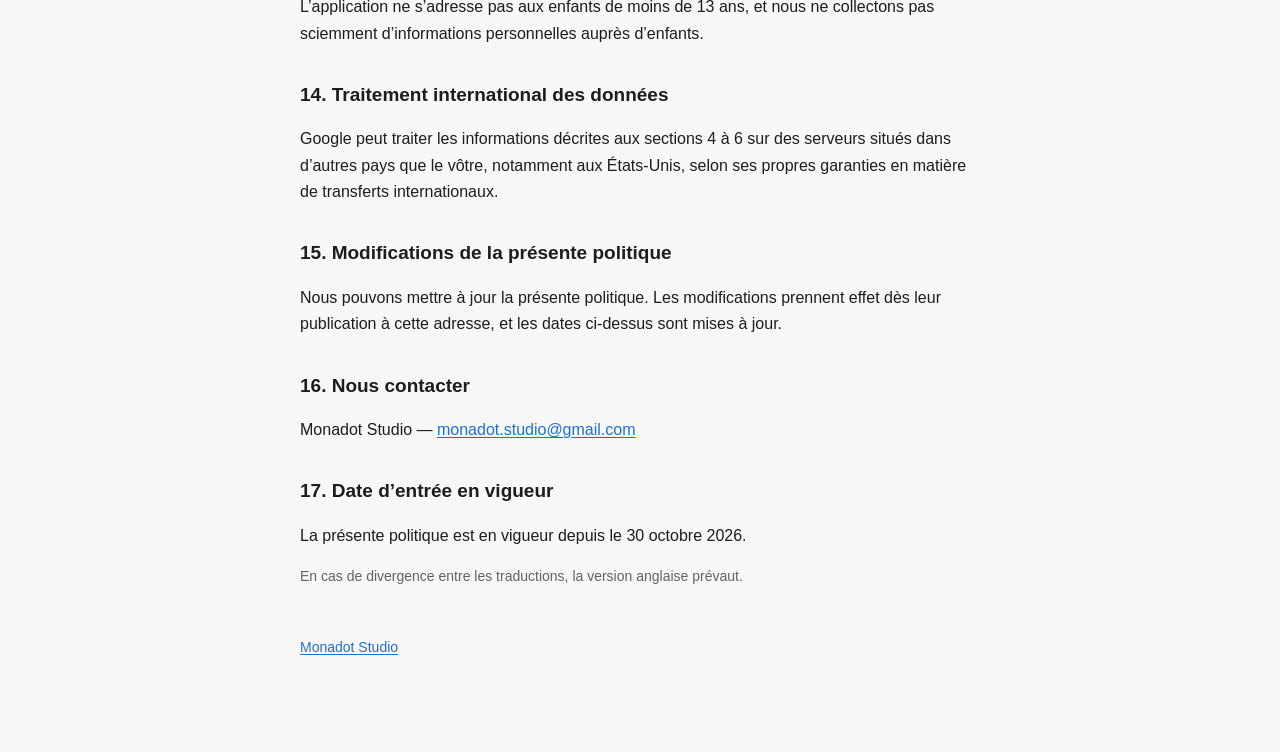
<file: tempona/privacy/fr/index.html>
<!doctype html>
<html lang="fr">
<head>
  <meta charset="utf-8">
  <meta name="viewport" content="width=device-width, initial-scale=1">
  <title>Politique de confidentialité de Tempona</title>
  <meta name="description" content="Politique de confidentialité de Tempona, application de métronome pour Android de Monadot Studio.">
  <link rel="canonical" href="https://monadot.github.io/tempona/privacy/fr/">
  <link rel="alternate" hreflang="en" href="https://monadot.github.io/tempona/privacy/">
  <link rel="alternate" hreflang="ko" href="https://monadot.github.io/tempona/privacy/ko/">
  <link rel="alternate" hreflang="ja" href="https://monadot.github.io/tempona/privacy/ja/">
  <link rel="alternate" hreflang="zh-Hans" href="https://monadot.github.io/tempona/privacy/zh-hans/">
  <link rel="alternate" hreflang="zh-Hant" href="https://monadot.github.io/tempona/privacy/zh-hant/">
  <link rel="alternate" hreflang="fr" href="https://monadot.github.io/tempona/privacy/fr/">
  <link rel="alternate" hreflang="x-default" href="https://monadot.github.io/tempona/privacy/">
  <link rel="stylesheet" href="/style.css?v=4">
</head>
<body>
<main class="doc">
  <nav class="lang-switch" aria-label="Language"><a href="/tempona/privacy/" hreflang="en" lang="en">English</a><a href="/tempona/privacy/ko/" hreflang="ko" lang="ko">한국어</a><a href="/tempona/privacy/ja/" hreflang="ja" lang="ja">日本語</a><a href="/tempona/privacy/zh-hans/" hreflang="zh-Hans" lang="zh-Hans">简体中文</a><a href="/tempona/privacy/zh-hant/" hreflang="zh-Hant" lang="zh-Hant">繁體中文</a><a href="/tempona/privacy/fr/" hreflang="fr" lang="fr" aria-current="true">Français</a></nav>
  <article lang="fr">
<h1>Politique de confidentialité de Tempona</h1>
<p class="meta">Date d’entrée en vigueur : 30 octobre 2026 · Dernière mise à jour : 1er novembre 2026</p>

<h2>1. Introduction</h2>
<p>Tempona (« l’application ») est une application de métronome pour Android développée par Monadot Studio (« nous »). La présente politique explique quelles informations l’application utilise, où elles sont transmises et quels choix vous avez. L’application ne comporte ni inscription ni connexion, et nous n’exploitons aucun serveur qui reçoit vos données. L’application n’utilise aucun service d’analyse ni de rapport de plantage. Les publicités et les achats sont fournis par Google, qui traite certaines données pour les faire fonctionner, comme décrit ci-dessous.</p>

<h2>2. Informations que nous collectons</h2>
<p>Nous ne collectons nous-mêmes aucune information personnelle. L’application enregistre vos réglages uniquement sur votre appareil (section 3). Google traite certaines informations lorsqu’il affiche des publicités (sections 4 et 5) et lorsque vous achetez Tempona Premium (section 6). L’application n’utilise pas le microphone et n’enregistre aucun son ; elle se contente de jouer les sons du métronome.</p>

<h2>3. Informations enregistrées sur votre appareil</h2>
<ul>
<li><strong>Réglages du métronome</strong> : tempo, mesure, rythme, sons, volume, accents, décalage de synchronisation audio et options similaires.</li>
<li><strong>Réglages d’affichage et de l’application</strong> : thème, visualiseur, langue, Mode haute performance et disposition pliable.</li>
<li>Les <strong>préréglages</strong> que vous enregistrez et les <strong>réglages d’entraînement</strong> (minuteur d’entraînement, entraîneur de tempo, mesures silencieuses). L’application ne conserve aucun historique d’entraînement.</li>
<li><strong>Essais de thèmes</strong> : l’heure à laquelle prend fin l’essai d’un thème débloqué grâce à une publicité avec récompense.</li>
<li><strong>Statut Premium</strong> : uniquement l’heure à laquelle Premium a été confirmé pour la dernière fois auprès de Google Play, afin que les publicités restent désactivées lorsque Google Play est inaccessible. L’application n’enregistre ni votre jeton d’achat ni vos informations de paiement.</li>
</ul>
<p>Ces informations sont conservées dans l’espace de stockage privé de l’application et ne nous sont pas envoyées. Si la sauvegarde Android est activée, Android peut inclure ces données de l’application dans la sauvegarde de votre appareil sur votre compte Google, selon les paramètres de sauvegarde de votre appareil.</p>
<p><strong>Partage de préréglages.</strong> Lorsque vous touchez « Partager » sur un dossier ou un préréglage, l’application crée un texte contenant les noms des préréglages, leurs réglages rythmiques (tempo, mesure, rythme, accents, son) et un code, le copie dans le presse-papiers et ouvre la feuille de partage d’Android. Ce texte ne contient ni votre volume, ni vos réglages d’entraînement, ni votre thème, ni vos informations d’achat. Il est transmis uniquement à l’application que vous choisissez (par exemple une messagerie, un e-mail ou un SMS) et aux personnes à qui vous l’envoyez ; son traitement relève ensuite de cette application. Il ne nous est pas envoyé. Le message peut contenir un lien vers monadot.github.io : les préréglages se trouvent après le « # », partie que les navigateurs n’envoient pas au site. Si Tempona est installé, le lien l’ouvre directement ; sinon la page s’ouvre comme n’importe quelle page web (GitHub, qui l’héberge, reçoit les données habituelles d’une requête, comme votre adresse IP, mais pas les préréglages), et la page elle-même n’envoie rien. Pour importer des préréglages, l’application lit le presse-papiers une seule fois, uniquement lorsque vous touchez « Coller pour importer », ou reçoit le texte que vous partagez vers Tempona depuis une autre application. Elle ne lit jamais le presse-papiers au démarrage ni au retour au premier plan, et n’enregistre de ce texte que les préréglages dont vous confirmez l’importation.</p>

<h2>4. Publicité (Google AdMob)</h2>
<p>La version gratuite affiche une bannière publicitaire sur l’écran principal. Si vous touchez l’option permettant d’essayer un thème Premium, une publicité avec récompense est diffusée et, une fois visionnée jusqu’au bout, le thème est débloqué pendant 24 heures. Les publicités avec récompense ne sont jamais diffusées sans que vous ayez touché cette option. Les publicités sont fournies par le SDK Google Mobile Ads (Google AdMob).</p>
<p>Selon Google, le SDK Google Mobile Ads collecte et partage automatiquement votre adresse IP (qui peut servir à estimer votre position approximative), vos interactions avec l’application (comme les lancements de l’application, les appuis et les visionnages de vidéos), des informations de diagnostic (comme le temps de lancement de l’application et le taux de blocage) et des identifiants de l’appareil (comme l’identifiant publicitaire Android et l’identifiant de groupe d’applications), à des fins de publicité, d’analyse et de prévention de la fraude. Sur les versions d’Android compatibles, le SDK peut également utiliser les fonctionnalités publicitaires de la Privacy Sandbox d’Android (Topics et attribution). Ces données sont chiffrées pendant leur transfert. Les publicités n’ont pas accès à vos préréglages ni à vos réglages.</p>
<p>Après l’achat de Tempona Premium, l’application cesse de demander des publicités.</p>

<h2>5. Consentement publicitaire (Google User Messaging Platform)</h2>
<p>L’application utilise la User Messaging Platform (UMP) de Google pour recueillir votre consentement lorsque la loi l’exige (par exemple dans l’Espace économique européen, au Royaume-Uni et en Suisse). Les publicités ne sont demandées qu’après cette étape. Selon votre choix, Google peut afficher des publicités personnalisées ou non personnalisées. Lorsque c’est requis, l’option « Choix de confidentialité » dans les réglages de l’application vous permet de consulter ou de modifier votre choix à tout moment.</p>

<h2>6. Achats intégrés (Google Play Billing)</h2>
<p>Tempona Premium (<code>tempona_premium</code>) est un achat unique qui supprime les publicités et débloque définitivement tous les thèmes Premium. L’achat est géré par Google Play. Vos informations de paiement sont saisies dans Google Play et ne sont jamais communiquées à l’application ni à nous.</p>
<p>Lorsque vous achetez ou restaurez Premium, Google Play indique à l’application sur votre appareil si l’achat est finalisé, avec l’identifiant du produit et un jeton d’achat. L’application le vérifie sur votre appareil, débloque Premium et confirme (valide) l’achat auprès de Google Play. Par l’intermédiaire de la Google Play Console, Google met à notre disposition des informations de commande (comme le numéro de commande, le produit, la date, le prix et le pays), que nous utilisons uniquement pour traiter les demandes d’assistance et de remboursement.</p>

<h2>7. Services tiers</h2>
<ul>
<li>Google AdMob (SDK Google Mobile Ads) — Comment Google utilise les informations des applications qui utilisent ses services : <a href="https://policies.google.com/technologies/partner-sites">https://policies.google.com/technologies/partner-sites</a></li>
<li>Google User Messaging Platform — <a href="https://developers.google.com/admob/android/privacy">https://developers.google.com/admob/android/privacy</a></li>
<li>Google Play Billing — Conditions d’utilisation de Google Play : <a href="https://play.google.com/about/play-terms/">https://play.google.com/about/play-terms/</a></li>
<li>Règles de confidentialité de Google : <a href="https://policies.google.com/privacy">https://policies.google.com/privacy</a></li>
</ul>

<h2>8. Utilisation des informations</h2>
<ul>
<li>Réglages, préréglages et réglages d’entraînement : faire fonctionner le métronome comme vous l’avez configuré et le restaurer à la prochaine ouverture de l’application.</li>
<li>Partage de préréglages : envoyer des préréglages aux personnes que vous choisissez et importer ceux que vous recevez.</li>
<li>Essais de thèmes et statut Premium : déterminer quels thèmes sont disponibles et si des publicités sont affichées.</li>
<li>Informations traitées par Google pour la publicité : afficher des publicités, les mesurer et prévenir la fraude.</li>
<li>Informations d’achat : finaliser et restaurer votre achat Premium, et répondre aux demandes d’assistance et de remboursement.</li>
</ul>

<h2>9. Partage des données</h2>
<p>Nous ne vendons pas d’informations personnelles et ne les partageons nous-mêmes avec personne. Les informations décrites aux sections 4 à 6 sont traitées directement par Google en tant que fournisseur des publicités et des paiements. Les messages de préréglages que vous partagez ne sont transmis qu’à l’application et aux personnes que vous choisissez (section 3). Nous pouvons divulguer des informations si la loi l’exige.</p>

<h2>10. Sécurité des données</h2>
<p>Les réglages restent dans l’espace de stockage privé de l’application, que les autres applications ne peuvent pas lire. L’application ne nous les envoie pas. Les SDK de Google chiffrent les données qu’ils envoient pendant leur transfert. Les paiements sont traités par Google Play. Aucune méthode de stockage ou de transmission n’est totalement sûre, mais nous limitons les données que nous traitons au strict nécessaire pour l’application.</p>

<h2>11. Conservation et suppression des données</h2>
<ul>
<li>Les données présentes sur votre appareil sont conservées jusqu’à ce que vous les modifiiez ou les supprimiez dans l’application (par exemple en supprimant un préréglage), que vous effaciez les données de l’application dans les paramètres Android ou que vous désinstalliez l’application. Une copie dans votre sauvegarde Android suit les paramètres de sauvegarde de votre compte Google.</li>
<li>Comme l’application n’a pas de comptes et que nous ne recevons pas vos réglages, nous n’avons aucune donnée de compte ou de serveur à supprimer.</li>
<li>Les données traitées par Google pour la publicité sont conservées conformément aux règles de Google. Vous pouvez réinitialiser ou supprimer votre identifiant publicitaire dans les paramètres de votre appareil.</li>
<li>Les historiques d’achat sont conservés par Google Play conformément à ses règles. La désinstallation de l’application n’annule pas Premium ; vous pouvez le restaurer sur le même compte Google.</li>
</ul>

<h2>12. Vos choix et vos droits</h2>
<ul>
<li>Modifier votre consentement publicitaire via « Choix de confidentialité » dans les réglages de l’application (lorsque disponible).</li>
<li>Réinitialiser ou supprimer votre identifiant publicitaire, ou désactiver la personnalisation des annonces, dans les paramètres de votre appareil Android.</li>
<li>Supprimer vos réglages et préréglages en effaçant les données de l’application ou en la désinstallant.</li>
<li>Acheter Tempona Premium pour ne plus voir de publicités.</li>
</ul>
<p>Selon votre lieu de résidence, vous pouvez disposer de droits d’accès, de rectification, d’effacement ou de limitation du traitement de vos informations personnelles, ou du droit de vous y opposer. Comme nous ne conservons aucune information personnelle sur un serveur, la plupart des demandes concernent des données détenues par Google, que vous pouvez gérer via votre compte Google et les outils de confidentialité de Google. Vous pouvez également nous contacter à l’adresse ci-dessous ; nous vous aiderons dans la mesure du possible.</p>

<h2>13. Confidentialité des enfants</h2>
<p>L’application ne s’adresse pas aux enfants de moins de 13 ans, et nous ne collectons pas sciemment d’informations personnelles auprès d’enfants.</p>

<h2>14. Traitement international des données</h2>
<p>Google peut traiter les informations décrites aux sections 4 à 6 sur des serveurs situés dans d’autres pays que le vôtre, notamment aux États-Unis, selon ses propres garanties en matière de transferts internationaux.</p>

<h2>15. Modifications de la présente politique</h2>
<p>Nous pouvons mettre à jour la présente politique. Les modifications prennent effet dès leur publication à cette adresse, et les dates ci-dessus sont mises à jour.</p>

<h2>16. Nous contacter</h2>
<p>Monadot Studio — <a href="mailto:monadot.studio@gmail.com">monadot.studio@gmail.com</a></p>

<h2>17. Date d’entrée en vigueur</h2>
<p>La présente politique est en vigueur depuis le 30 octobre 2026.</p>
<p class="note">En cas de divergence entre les traductions, la version anglaise prévaut.</p>
  </article>
  <p class="back"><a href="/">Monadot Studio</a></p>
</main>
</body>
</html>
</file>
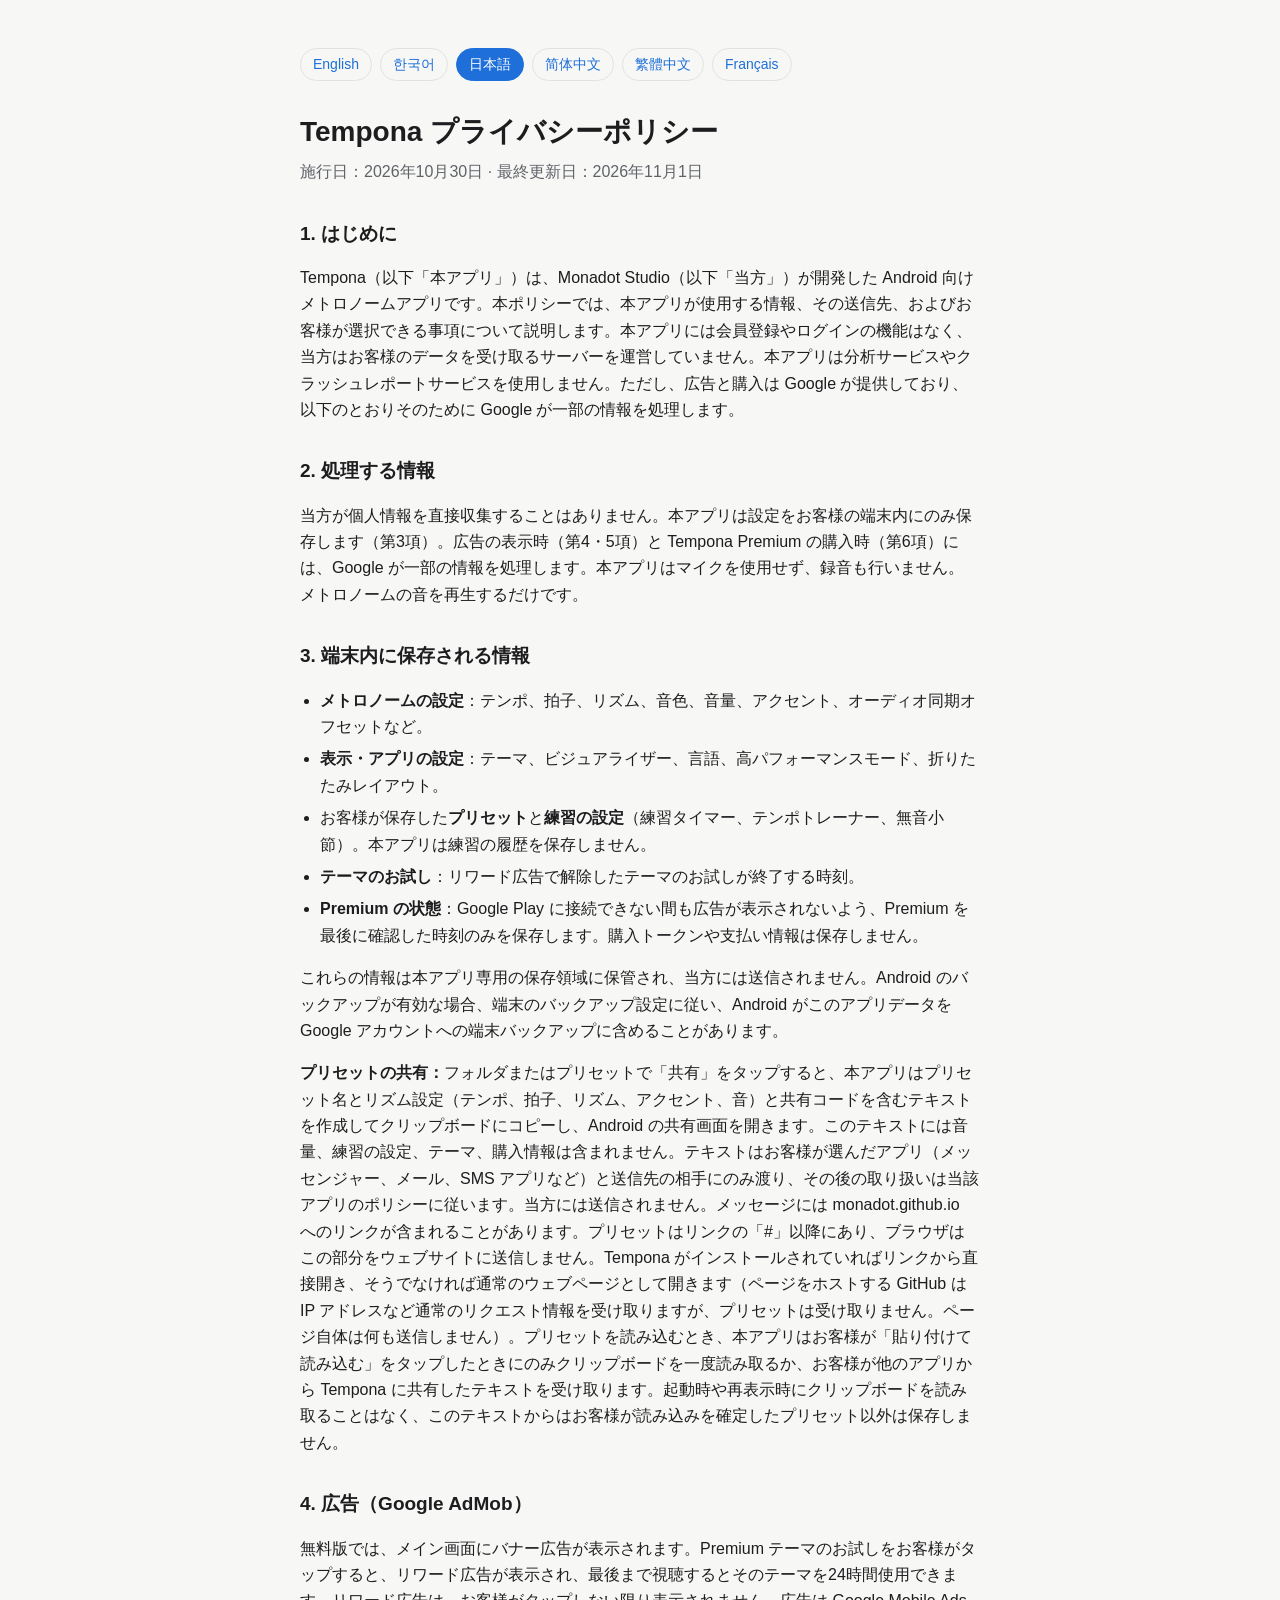
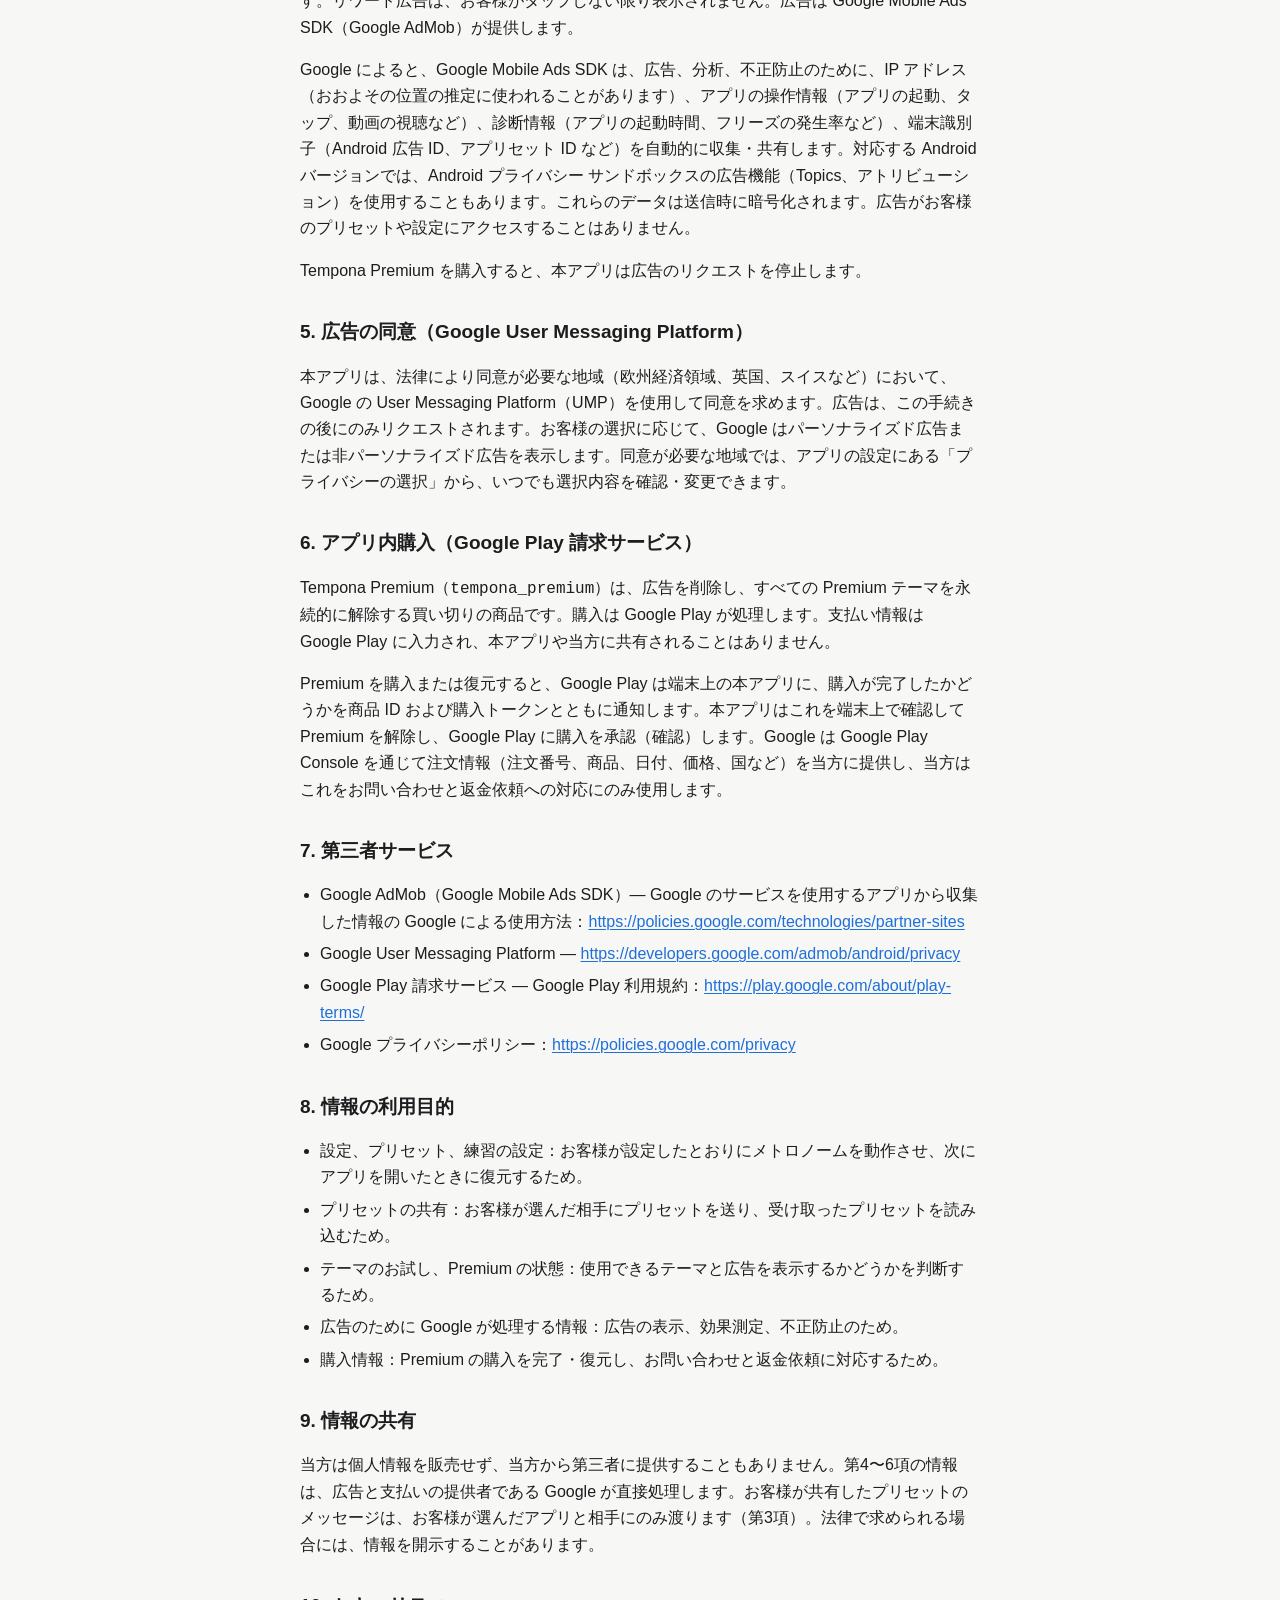
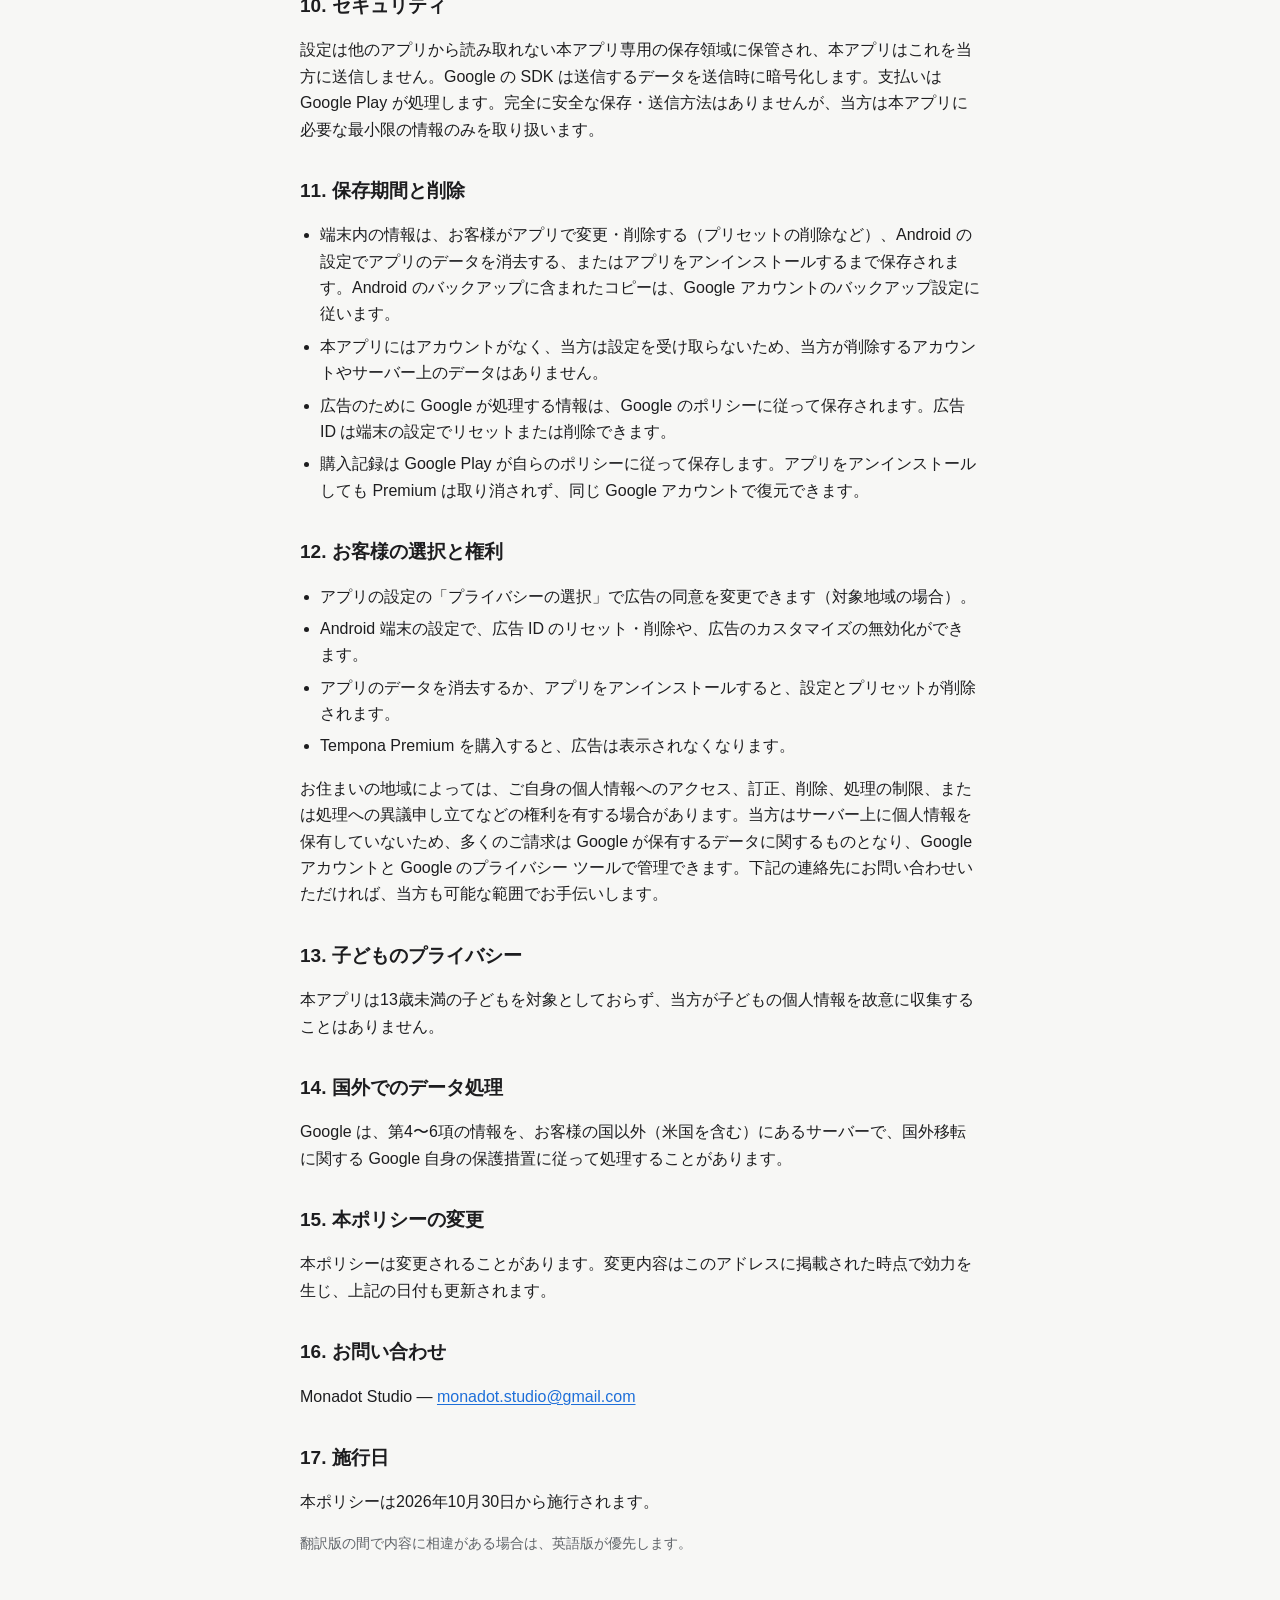
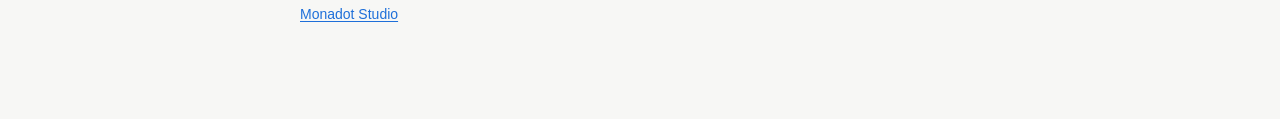
<file: tempona/privacy/ja/index.html>
<!doctype html>
<html lang="ja">
<head>
  <meta charset="utf-8">
  <meta name="viewport" content="width=device-width, initial-scale=1">
  <title>Tempona プライバシーポリシー</title>
  <meta name="description" content="Monadot Studio の Android 向けメトロノームアプリ Tempona のプライバシーポリシー。">
  <link rel="canonical" href="https://monadot.github.io/tempona/privacy/ja/">
  <link rel="alternate" hreflang="en" href="https://monadot.github.io/tempona/privacy/">
  <link rel="alternate" hreflang="ko" href="https://monadot.github.io/tempona/privacy/ko/">
  <link rel="alternate" hreflang="ja" href="https://monadot.github.io/tempona/privacy/ja/">
  <link rel="alternate" hreflang="zh-Hans" href="https://monadot.github.io/tempona/privacy/zh-hans/">
  <link rel="alternate" hreflang="zh-Hant" href="https://monadot.github.io/tempona/privacy/zh-hant/">
  <link rel="alternate" hreflang="fr" href="https://monadot.github.io/tempona/privacy/fr/">
  <link rel="alternate" hreflang="x-default" href="https://monadot.github.io/tempona/privacy/">
  <link rel="stylesheet" href="/style.css?v=4">
</head>
<body>
<main class="doc">
  <nav class="lang-switch" aria-label="Language"><a href="/tempona/privacy/" hreflang="en" lang="en">English</a><a href="/tempona/privacy/ko/" hreflang="ko" lang="ko">한국어</a><a href="/tempona/privacy/ja/" hreflang="ja" lang="ja" aria-current="true">日本語</a><a href="/tempona/privacy/zh-hans/" hreflang="zh-Hans" lang="zh-Hans">简体中文</a><a href="/tempona/privacy/zh-hant/" hreflang="zh-Hant" lang="zh-Hant">繁體中文</a><a href="/tempona/privacy/fr/" hreflang="fr" lang="fr">Français</a></nav>
  <article lang="ja">
<h1>Tempona プライバシーポリシー</h1>
<p class="meta">施行日：2026年10月30日 · 最終更新日：2026年11月1日</p>

<h2>1. はじめに</h2>
<p>Tempona（以下「本アプリ」）は、Monadot Studio（以下「当方」）が開発した Android 向けメトロノームアプリです。本ポリシーでは、本アプリが使用する情報、その送信先、およびお客様が選択できる事項について説明します。本アプリには会員登録やログインの機能はなく、当方はお客様のデータを受け取るサーバーを運営していません。本アプリは分析サービスやクラッシュレポートサービスを使用しません。ただし、広告と購入は Google が提供しており、以下のとおりそのために Google が一部の情報を処理します。</p>

<h2>2. 処理する情報</h2>
<p>当方が個人情報を直接収集することはありません。本アプリは設定をお客様の端末内にのみ保存します（第3項）。広告の表示時（第4・5項）と Tempona Premium の購入時（第6項）には、Google が一部の情報を処理します。本アプリはマイクを使用せず、録音も行いません。メトロノームの音を再生するだけです。</p>

<h2>3. 端末内に保存される情報</h2>
<ul>
<li><strong>メトロノームの設定</strong>：テンポ、拍子、リズム、音色、音量、アクセント、オーディオ同期オフセットなど。</li>
<li><strong>表示・アプリの設定</strong>：テーマ、ビジュアライザー、言語、高パフォーマンスモード、折りたたみレイアウト。</li>
<li>お客様が保存した<strong>プリセット</strong>と<strong>練習の設定</strong>（練習タイマー、テンポトレーナー、無音小節）。本アプリは練習の履歴を保存しません。</li>
<li><strong>テーマのお試し</strong>：リワード広告で解除したテーマのお試しが終了する時刻。</li>
<li><strong>Premium の状態</strong>：Google Play に接続できない間も広告が表示されないよう、Premium を最後に確認した時刻のみを保存します。購入トークンや支払い情報は保存しません。</li>
</ul>
<p>これらの情報は本アプリ専用の保存領域に保管され、当方には送信されません。Android のバックアップが有効な場合、端末のバックアップ設定に従い、Android がこのアプリデータを Google アカウントへの端末バックアップに含めることがあります。</p>
<p><strong>プリセットの共有：</strong>フォルダまたはプリセットで「共有」をタップすると、本アプリはプリセット名とリズム設定（テンポ、拍子、リズム、アクセント、音）と共有コードを含むテキストを作成してクリップボードにコピーし、Android の共有画面を開きます。このテキストには音量、練習の設定、テーマ、購入情報は含まれません。テキストはお客様が選んだアプリ（メッセンジャー、メール、SMS アプリなど）と送信先の相手にのみ渡り、その後の取り扱いは当該アプリのポリシーに従います。当方には送信されません。メッセージには monadot.github.io へのリンクが含まれることがあります。プリセットはリンクの「#」以降にあり、ブラウザはこの部分をウェブサイトに送信しません。Tempona がインストールされていればリンクから直接開き、そうでなければ通常のウェブページとして開きます（ページをホストする GitHub は IP アドレスなど通常のリクエスト情報を受け取りますが、プリセットは受け取りません。ページ自体は何も送信しません）。プリセットを読み込むとき、本アプリはお客様が「貼り付けて読み込む」をタップしたときにのみクリップボードを一度読み取るか、お客様が他のアプリから Tempona に共有したテキストを受け取ります。起動時や再表示時にクリップボードを読み取ることはなく、このテキストからはお客様が読み込みを確定したプリセット以外は保存しません。</p>

<h2>4. 広告（Google AdMob）</h2>
<p>無料版では、メイン画面にバナー広告が表示されます。Premium テーマのお試しをお客様がタップすると、リワード広告が表示され、最後まで視聴するとそのテーマを24時間使用できます。リワード広告は、お客様がタップしない限り表示されません。広告は Google Mobile Ads SDK（Google AdMob）が提供します。</p>
<p>Google によると、Google Mobile Ads SDK は、広告、分析、不正防止のために、IP アドレス（おおよその位置の推定に使われることがあります）、アプリの操作情報（アプリの起動、タップ、動画の視聴など）、診断情報（アプリの起動時間、フリーズの発生率など）、端末識別子（Android 広告 ID、アプリセット ID など）を自動的に収集・共有します。対応する Android バージョンでは、Android プライバシー サンドボックスの広告機能（Topics、アトリビューション）を使用することもあります。これらのデータは送信時に暗号化されます。広告がお客様のプリセットや設定にアクセスすることはありません。</p>
<p>Tempona Premium を購入すると、本アプリは広告のリクエストを停止します。</p>

<h2>5. 広告の同意（Google User Messaging Platform）</h2>
<p>本アプリは、法律により同意が必要な地域（欧州経済領域、英国、スイスなど）において、Google の User Messaging Platform（UMP）を使用して同意を求めます。広告は、この手続きの後にのみリクエストされます。お客様の選択に応じて、Google はパーソナライズド広告または非パーソナライズド広告を表示します。同意が必要な地域では、アプリの設定にある「プライバシーの選択」から、いつでも選択内容を確認・変更できます。</p>

<h2>6. アプリ内購入（Google Play 請求サービス）</h2>
<p>Tempona Premium（<code>tempona_premium</code>）は、広告を削除し、すべての Premium テーマを永続的に解除する買い切りの商品です。購入は Google Play が処理します。支払い情報は Google Play に入力され、本アプリや当方に共有されることはありません。</p>
<p>Premium を購入または復元すると、Google Play は端末上の本アプリに、購入が完了したかどうかを商品 ID および購入トークンとともに通知します。本アプリはこれを端末上で確認して Premium を解除し、Google Play に購入を承認（確認）します。Google は Google Play Console を通じて注文情報（注文番号、商品、日付、価格、国など）を当方に提供し、当方はこれをお問い合わせと返金依頼への対応にのみ使用します。</p>

<h2>7. 第三者サービス</h2>
<ul>
<li>Google AdMob（Google Mobile Ads SDK）— Google のサービスを使用するアプリから収集した情報の Google による使用方法：<a href="https://policies.google.com/technologies/partner-sites">https://policies.google.com/technologies/partner-sites</a></li>
<li>Google User Messaging Platform — <a href="https://developers.google.com/admob/android/privacy">https://developers.google.com/admob/android/privacy</a></li>
<li>Google Play 請求サービス — Google Play 利用規約：<a href="https://play.google.com/about/play-terms/">https://play.google.com/about/play-terms/</a></li>
<li>Google プライバシーポリシー：<a href="https://policies.google.com/privacy">https://policies.google.com/privacy</a></li>
</ul>

<h2>8. 情報の利用目的</h2>
<ul>
<li>設定、プリセット、練習の設定：お客様が設定したとおりにメトロノームを動作させ、次にアプリを開いたときに復元するため。</li>
<li>プリセットの共有：お客様が選んだ相手にプリセットを送り、受け取ったプリセットを読み込むため。</li>
<li>テーマのお試し、Premium の状態：使用できるテーマと広告を表示するかどうかを判断するため。</li>
<li>広告のために Google が処理する情報：広告の表示、効果測定、不正防止のため。</li>
<li>購入情報：Premium の購入を完了・復元し、お問い合わせと返金依頼に対応するため。</li>
</ul>

<h2>9. 情報の共有</h2>
<p>当方は個人情報を販売せず、当方から第三者に提供することもありません。第4〜6項の情報は、広告と支払いの提供者である Google が直接処理します。お客様が共有したプリセットのメッセージは、お客様が選んだアプリと相手にのみ渡ります（第3項）。法律で求められる場合には、情報を開示することがあります。</p>

<h2>10. セキュリティ</h2>
<p>設定は他のアプリから読み取れない本アプリ専用の保存領域に保管され、本アプリはこれを当方に送信しません。Google の SDK は送信するデータを送信時に暗号化します。支払いは Google Play が処理します。完全に安全な保存・送信方法はありませんが、当方は本アプリに必要な最小限の情報のみを取り扱います。</p>

<h2>11. 保存期間と削除</h2>
<ul>
<li>端末内の情報は、お客様がアプリで変更・削除する（プリセットの削除など）、Android の設定でアプリのデータを消去する、またはアプリをアンインストールするまで保存されます。Android のバックアップに含まれたコピーは、Google アカウントのバックアップ設定に従います。</li>
<li>本アプリにはアカウントがなく、当方は設定を受け取らないため、当方が削除するアカウントやサーバー上のデータはありません。</li>
<li>広告のために Google が処理する情報は、Google のポリシーに従って保存されます。広告 ID は端末の設定でリセットまたは削除できます。</li>
<li>購入記録は Google Play が自らのポリシーに従って保存します。アプリをアンインストールしても Premium は取り消されず、同じ Google アカウントで復元できます。</li>
</ul>

<h2>12. お客様の選択と権利</h2>
<ul>
<li>アプリの設定の「プライバシーの選択」で広告の同意を変更できます（対象地域の場合）。</li>
<li>Android 端末の設定で、広告 ID のリセット・削除や、広告のカスタマイズの無効化ができます。</li>
<li>アプリのデータを消去するか、アプリをアンインストールすると、設定とプリセットが削除されます。</li>
<li>Tempona Premium を購入すると、広告は表示されなくなります。</li>
</ul>
<p>お住まいの地域によっては、ご自身の個人情報へのアクセス、訂正、削除、処理の制限、または処理への異議申し立てなどの権利を有する場合があります。当方はサーバー上に個人情報を保有していないため、多くのご請求は Google が保有するデータに関するものとなり、Google アカウントと Google のプライバシー ツールで管理できます。下記の連絡先にお問い合わせいただければ、当方も可能な範囲でお手伝いします。</p>

<h2>13. 子どものプライバシー</h2>
<p>本アプリは13歳未満の子どもを対象としておらず、当方が子どもの個人情報を故意に収集することはありません。</p>

<h2>14. 国外でのデータ処理</h2>
<p>Google は、第4〜6項の情報を、お客様の国以外（米国を含む）にあるサーバーで、国外移転に関する Google 自身の保護措置に従って処理することがあります。</p>

<h2>15. 本ポリシーの変更</h2>
<p>本ポリシーは変更されることがあります。変更内容はこのアドレスに掲載された時点で効力を生じ、上記の日付も更新されます。</p>

<h2>16. お問い合わせ</h2>
<p>Monadot Studio — <a href="mailto:monadot.studio@gmail.com">monadot.studio@gmail.com</a></p>

<h2>17. 施行日</h2>
<p>本ポリシーは2026年10月30日から施行されます。</p>
<p class="note">翻訳版の間で内容に相違がある場合は、英語版が優先します。</p>
  </article>
  <p class="back"><a href="/">Monadot Studio</a></p>
</main>
</body>
</html>
</file>
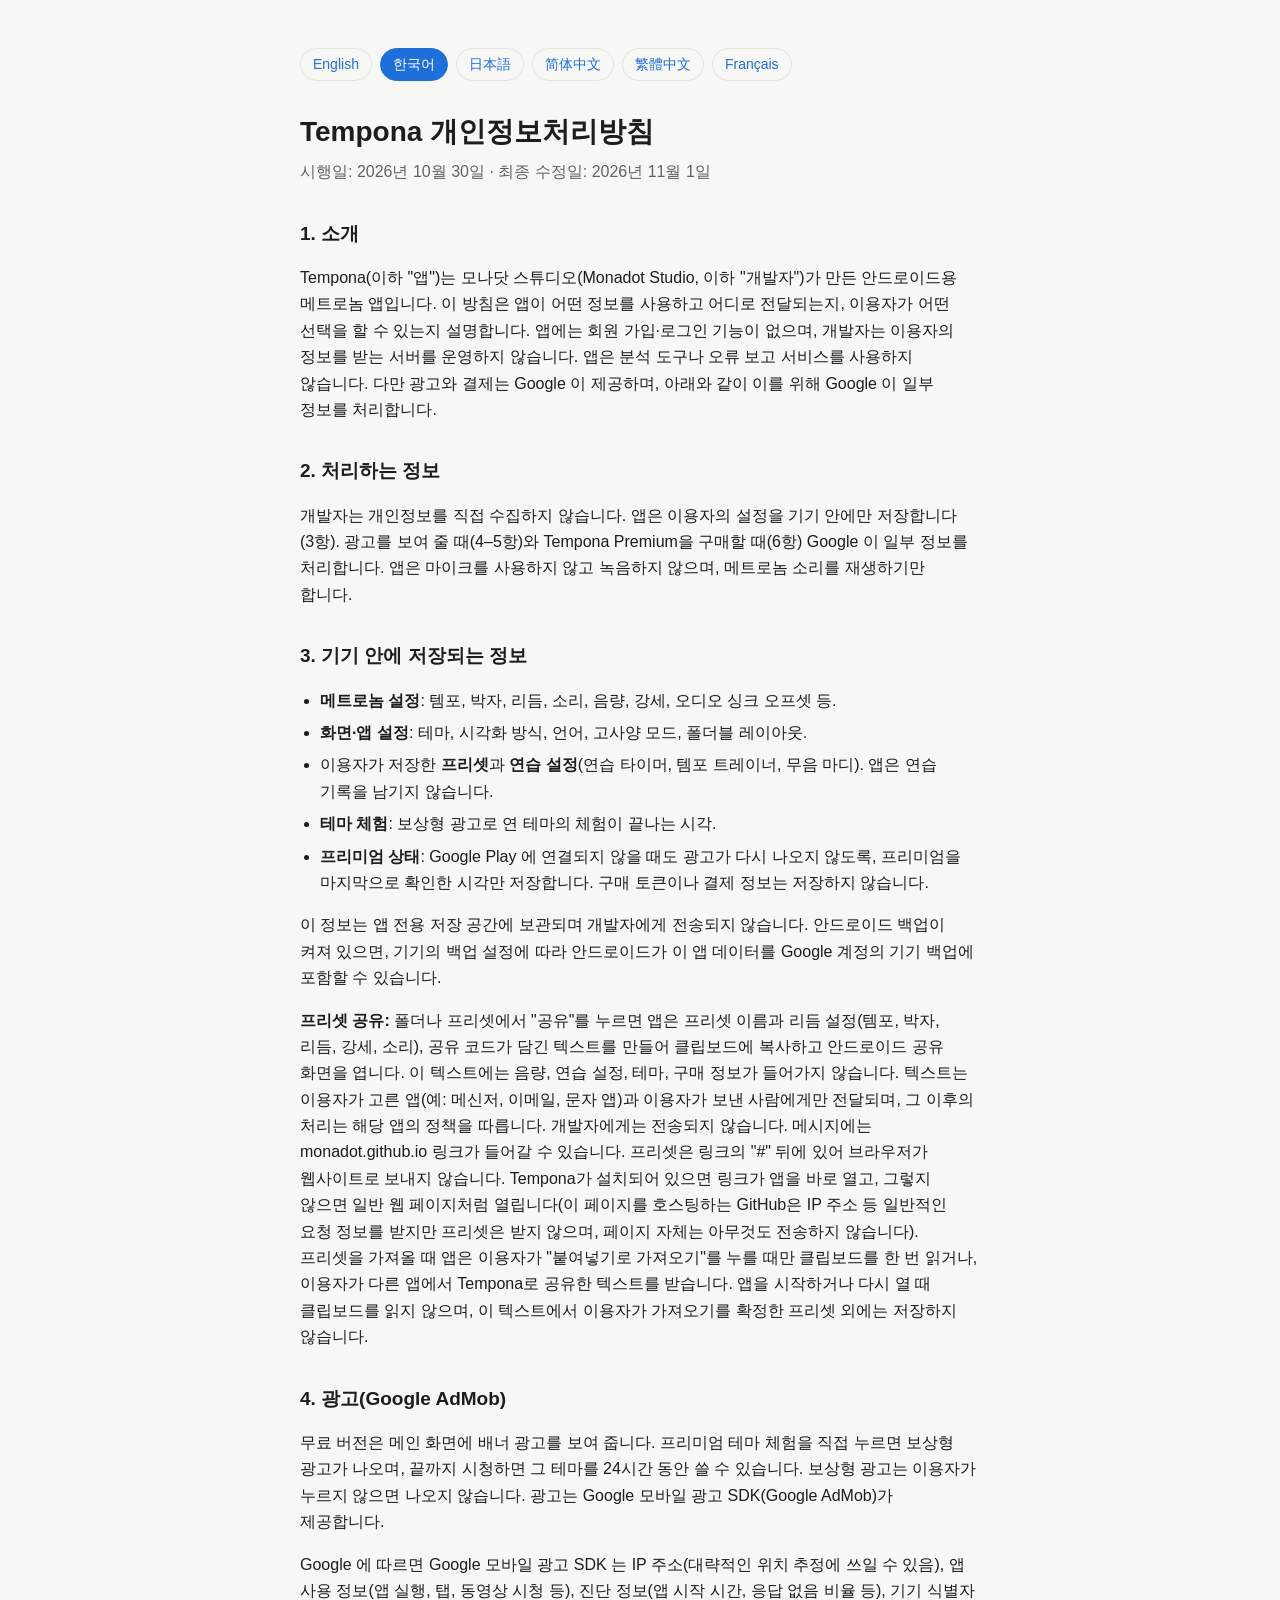
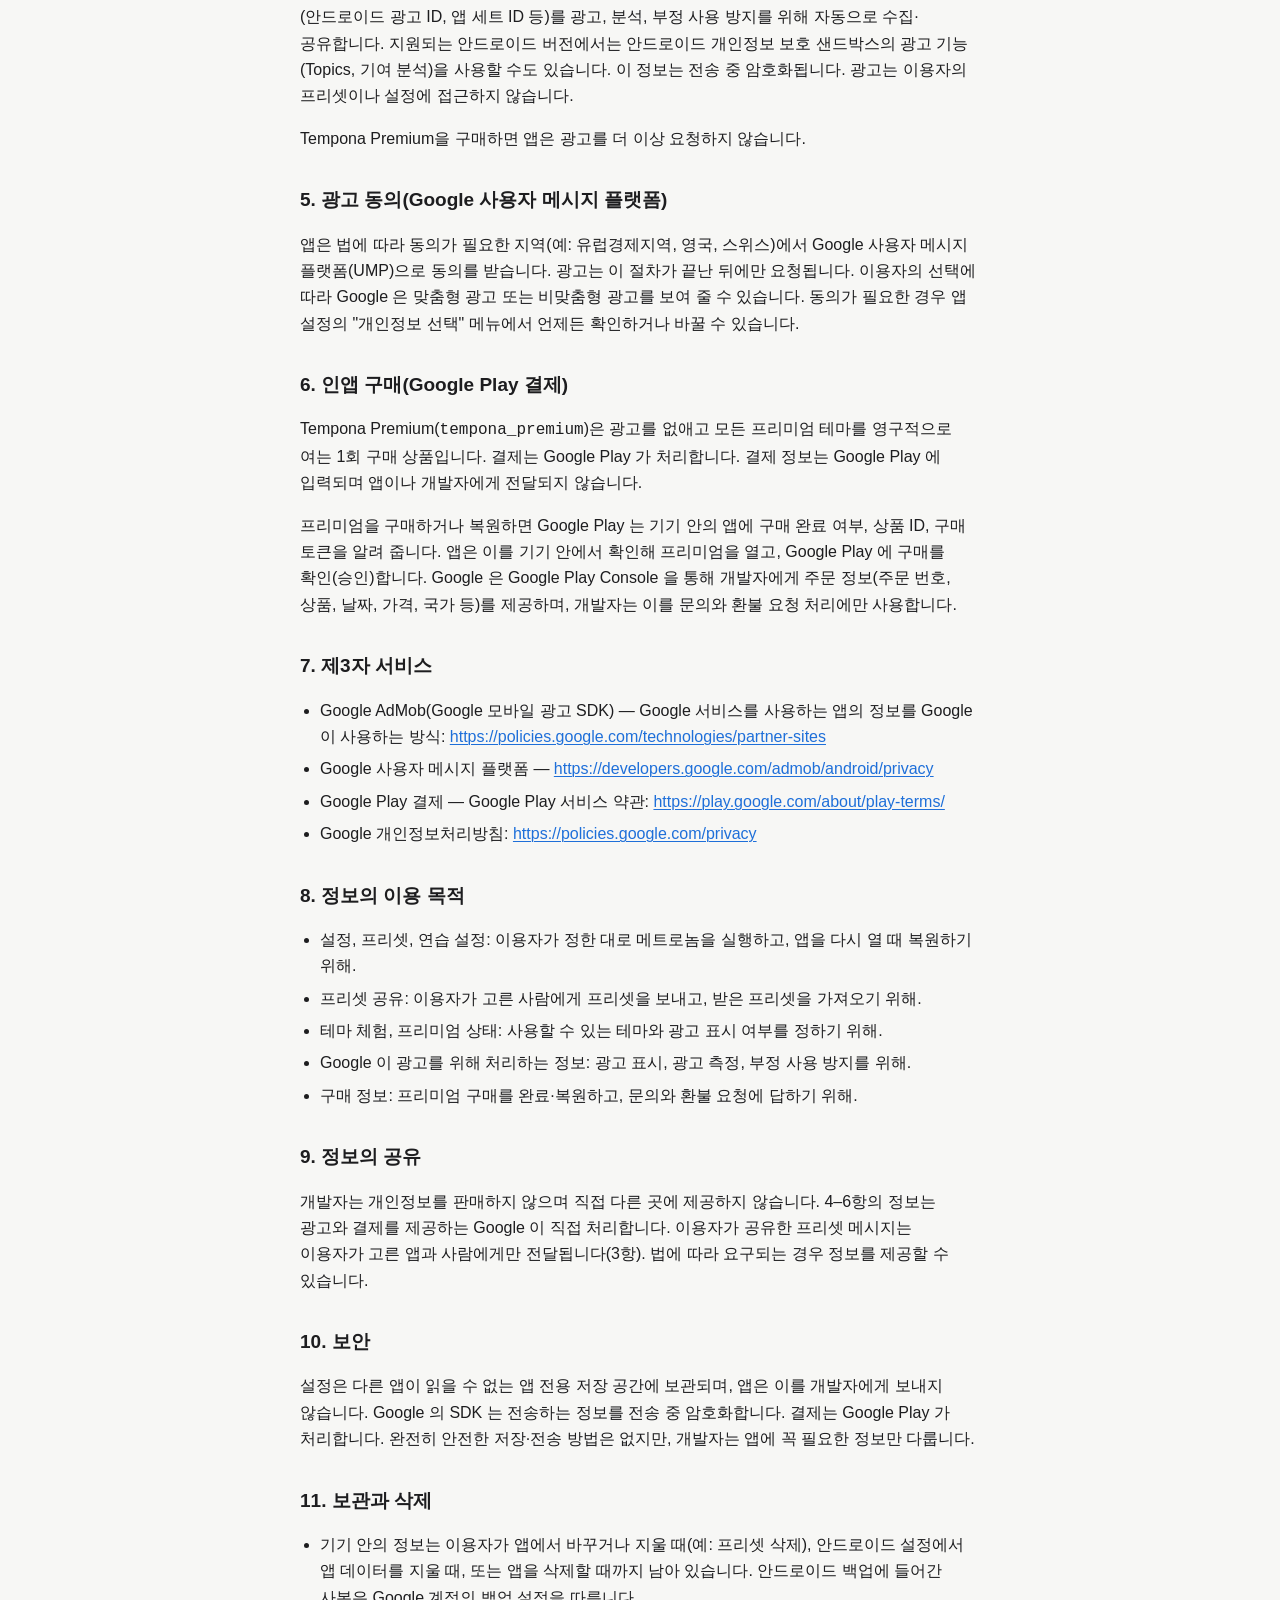
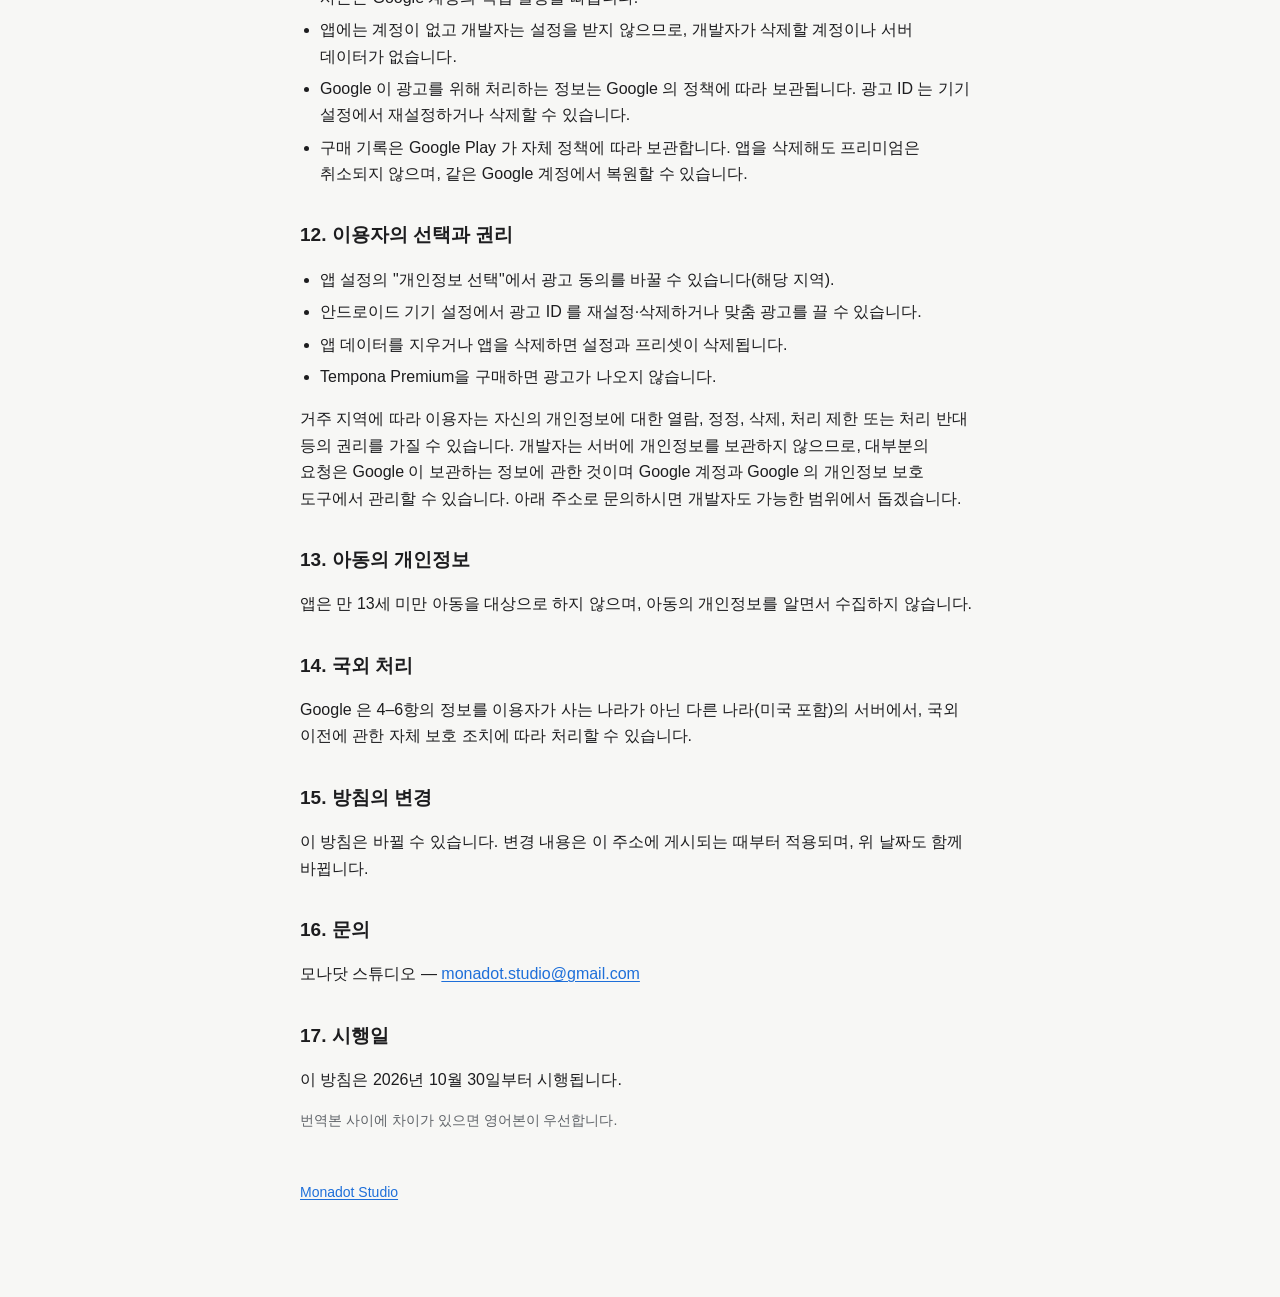
<file: tempona/privacy/ko/index.html>
<!doctype html>
<html lang="ko">
<head>
  <meta charset="utf-8">
  <meta name="viewport" content="width=device-width, initial-scale=1">
  <title>Tempona 개인정보처리방침</title>
  <meta name="description" content="모나닷 스튜디오의 안드로이드 메트로놈 앱 Tempona 의 개인정보처리방침.">
  <link rel="canonical" href="https://monadot.github.io/tempona/privacy/ko/">
  <link rel="alternate" hreflang="en" href="https://monadot.github.io/tempona/privacy/">
  <link rel="alternate" hreflang="ko" href="https://monadot.github.io/tempona/privacy/ko/">
  <link rel="alternate" hreflang="ja" href="https://monadot.github.io/tempona/privacy/ja/">
  <link rel="alternate" hreflang="zh-Hans" href="https://monadot.github.io/tempona/privacy/zh-hans/">
  <link rel="alternate" hreflang="zh-Hant" href="https://monadot.github.io/tempona/privacy/zh-hant/">
  <link rel="alternate" hreflang="fr" href="https://monadot.github.io/tempona/privacy/fr/">
  <link rel="alternate" hreflang="x-default" href="https://monadot.github.io/tempona/privacy/">
  <link rel="stylesheet" href="/style.css?v=4">
</head>
<body>
<main class="doc">
  <nav class="lang-switch" aria-label="Language"><a href="/tempona/privacy/" hreflang="en" lang="en">English</a><a href="/tempona/privacy/ko/" hreflang="ko" lang="ko" aria-current="true">한국어</a><a href="/tempona/privacy/ja/" hreflang="ja" lang="ja">日本語</a><a href="/tempona/privacy/zh-hans/" hreflang="zh-Hans" lang="zh-Hans">简体中文</a><a href="/tempona/privacy/zh-hant/" hreflang="zh-Hant" lang="zh-Hant">繁體中文</a><a href="/tempona/privacy/fr/" hreflang="fr" lang="fr">Français</a></nav>
  <article lang="ko">
<h1>Tempona 개인정보처리방침</h1>
<p class="meta">시행일: 2026년 10월 30일 · 최종 수정일: 2026년 11월 1일</p>

<h2>1. 소개</h2>
<p>Tempona(이하 "앱")는 모나닷 스튜디오(Monadot Studio, 이하 "개발자")가 만든 안드로이드용 메트로놈 앱입니다. 이 방침은 앱이 어떤 정보를 사용하고 어디로 전달되는지, 이용자가 어떤 선택을 할 수 있는지 설명합니다. 앱에는 회원 가입·로그인 기능이 없으며, 개발자는 이용자의 정보를 받는 서버를 운영하지 않습니다. 앱은 분석 도구나 오류 보고 서비스를 사용하지 않습니다. 다만 광고와 결제는 Google 이 제공하며, 아래와 같이 이를 위해 Google 이 일부 정보를 처리합니다.</p>

<h2>2. 처리하는 정보</h2>
<p>개발자는 개인정보를 직접 수집하지 않습니다. 앱은 이용자의 설정을 기기 안에만 저장합니다(3항). 광고를 보여 줄 때(4–5항)와 Tempona Premium을 구매할 때(6항) Google 이 일부 정보를 처리합니다. 앱은 마이크를 사용하지 않고 녹음하지 않으며, 메트로놈 소리를 재생하기만 합니다.</p>

<h2>3. 기기 안에 저장되는 정보</h2>
<ul>
<li><strong>메트로놈 설정</strong>: 템포, 박자, 리듬, 소리, 음량, 강세, 오디오 싱크 오프셋 등.</li>
<li><strong>화면·앱 설정</strong>: 테마, 시각화 방식, 언어, 고사양 모드, 폴더블 레이아웃.</li>
<li>이용자가 저장한 <strong>프리셋</strong>과 <strong>연습 설정</strong>(연습 타이머, 템포 트레이너, 무음 마디). 앱은 연습 기록을 남기지 않습니다.</li>
<li><strong>테마 체험</strong>: 보상형 광고로 연 테마의 체험이 끝나는 시각.</li>
<li><strong>프리미엄 상태</strong>: Google Play 에 연결되지 않을 때도 광고가 다시 나오지 않도록, 프리미엄을 마지막으로 확인한 시각만 저장합니다. 구매 토큰이나 결제 정보는 저장하지 않습니다.</li>
</ul>
<p>이 정보는 앱 전용 저장 공간에 보관되며 개발자에게 전송되지 않습니다. 안드로이드 백업이 켜져 있으면, 기기의 백업 설정에 따라 안드로이드가 이 앱 데이터를 Google 계정의 기기 백업에 포함할 수 있습니다.</p>
<p><strong>프리셋 공유:</strong> 폴더나 프리셋에서 "공유"를 누르면 앱은 프리셋 이름과 리듬 설정(템포, 박자, 리듬, 강세, 소리), 공유 코드가 담긴 텍스트를 만들어 클립보드에 복사하고 안드로이드 공유 화면을 엽니다. 이 텍스트에는 음량, 연습 설정, 테마, 구매 정보가 들어가지 않습니다. 텍스트는 이용자가 고른 앱(예: 메신저, 이메일, 문자 앱)과 이용자가 보낸 사람에게만 전달되며, 그 이후의 처리는 해당 앱의 정책을 따릅니다. 개발자에게는 전송되지 않습니다. 메시지에는 monadot.github.io 링크가 들어갈 수 있습니다. 프리셋은 링크의 "#" 뒤에 있어 브라우저가 웹사이트로 보내지 않습니다. Tempona가 설치되어 있으면 링크가 앱을 바로 열고, 그렇지 않으면 일반 웹 페이지처럼 열립니다(이 페이지를 호스팅하는 GitHub은 IP 주소 등 일반적인 요청 정보를 받지만 프리셋은 받지 않으며, 페이지 자체는 아무것도 전송하지 않습니다). 프리셋을 가져올 때 앱은 이용자가 "붙여넣기로 가져오기"를 누를 때만 클립보드를 한 번 읽거나, 이용자가 다른 앱에서 Tempona로 공유한 텍스트를 받습니다. 앱을 시작하거나 다시 열 때 클립보드를 읽지 않으며, 이 텍스트에서 이용자가 가져오기를 확정한 프리셋 외에는 저장하지 않습니다.</p>

<h2>4. 광고(Google AdMob)</h2>
<p>무료 버전은 메인 화면에 배너 광고를 보여 줍니다. 프리미엄 테마 체험을 직접 누르면 보상형 광고가 나오며, 끝까지 시청하면 그 테마를 24시간 동안 쓸 수 있습니다. 보상형 광고는 이용자가 누르지 않으면 나오지 않습니다. 광고는 Google 모바일 광고 SDK(Google AdMob)가 제공합니다.</p>
<p>Google 에 따르면 Google 모바일 광고 SDK 는 IP 주소(대략적인 위치 추정에 쓰일 수 있음), 앱 사용 정보(앱 실행, 탭, 동영상 시청 등), 진단 정보(앱 시작 시간, 응답 없음 비율 등), 기기 식별자(안드로이드 광고 ID, 앱 세트 ID 등)를 광고, 분석, 부정 사용 방지를 위해 자동으로 수집·공유합니다. 지원되는 안드로이드 버전에서는 안드로이드 개인정보 보호 샌드박스의 광고 기능(Topics, 기여 분석)을 사용할 수도 있습니다. 이 정보는 전송 중 암호화됩니다. 광고는 이용자의 프리셋이나 설정에 접근하지 않습니다.</p>
<p>Tempona Premium을 구매하면 앱은 광고를 더 이상 요청하지 않습니다.</p>

<h2>5. 광고 동의(Google 사용자 메시지 플랫폼)</h2>
<p>앱은 법에 따라 동의가 필요한 지역(예: 유럽경제지역, 영국, 스위스)에서 Google 사용자 메시지 플랫폼(UMP)으로 동의를 받습니다. 광고는 이 절차가 끝난 뒤에만 요청됩니다. 이용자의 선택에 따라 Google 은 맞춤형 광고 또는 비맞춤형 광고를 보여 줄 수 있습니다. 동의가 필요한 경우 앱 설정의 "개인정보 선택" 메뉴에서 언제든 확인하거나 바꿀 수 있습니다.</p>

<h2>6. 인앱 구매(Google Play 결제)</h2>
<p>Tempona Premium(<code>tempona_premium</code>)은 광고를 없애고 모든 프리미엄 테마를 영구적으로 여는 1회 구매 상품입니다. 결제는 Google Play 가 처리합니다. 결제 정보는 Google Play 에 입력되며 앱이나 개발자에게 전달되지 않습니다.</p>
<p>프리미엄을 구매하거나 복원하면 Google Play 는 기기 안의 앱에 구매 완료 여부, 상품 ID, 구매 토큰을 알려 줍니다. 앱은 이를 기기 안에서 확인해 프리미엄을 열고, Google Play 에 구매를 확인(승인)합니다. Google 은 Google Play Console 을 통해 개발자에게 주문 정보(주문 번호, 상품, 날짜, 가격, 국가 등)를 제공하며, 개발자는 이를 문의와 환불 요청 처리에만 사용합니다.</p>

<h2>7. 제3자 서비스</h2>
<ul>
<li>Google AdMob(Google 모바일 광고 SDK) — Google 서비스를 사용하는 앱의 정보를 Google 이 사용하는 방식: <a href="https://policies.google.com/technologies/partner-sites">https://policies.google.com/technologies/partner-sites</a></li>
<li>Google 사용자 메시지 플랫폼 — <a href="https://developers.google.com/admob/android/privacy">https://developers.google.com/admob/android/privacy</a></li>
<li>Google Play 결제 — Google Play 서비스 약관: <a href="https://play.google.com/about/play-terms/">https://play.google.com/about/play-terms/</a></li>
<li>Google 개인정보처리방침: <a href="https://policies.google.com/privacy">https://policies.google.com/privacy</a></li>
</ul>

<h2>8. 정보의 이용 목적</h2>
<ul>
<li>설정, 프리셋, 연습 설정: 이용자가 정한 대로 메트로놈을 실행하고, 앱을 다시 열 때 복원하기 위해.</li>
<li>프리셋 공유: 이용자가 고른 사람에게 프리셋을 보내고, 받은 프리셋을 가져오기 위해.</li>
<li>테마 체험, 프리미엄 상태: 사용할 수 있는 테마와 광고 표시 여부를 정하기 위해.</li>
<li>Google 이 광고를 위해 처리하는 정보: 광고 표시, 광고 측정, 부정 사용 방지를 위해.</li>
<li>구매 정보: 프리미엄 구매를 완료·복원하고, 문의와 환불 요청에 답하기 위해.</li>
</ul>

<h2>9. 정보의 공유</h2>
<p>개발자는 개인정보를 판매하지 않으며 직접 다른 곳에 제공하지 않습니다. 4–6항의 정보는 광고와 결제를 제공하는 Google 이 직접 처리합니다. 이용자가 공유한 프리셋 메시지는 이용자가 고른 앱과 사람에게만 전달됩니다(3항). 법에 따라 요구되는 경우 정보를 제공할 수 있습니다.</p>

<h2>10. 보안</h2>
<p>설정은 다른 앱이 읽을 수 없는 앱 전용 저장 공간에 보관되며, 앱은 이를 개발자에게 보내지 않습니다. Google 의 SDK 는 전송하는 정보를 전송 중 암호화합니다. 결제는 Google Play 가 처리합니다. 완전히 안전한 저장·전송 방법은 없지만, 개발자는 앱에 꼭 필요한 정보만 다룹니다.</p>

<h2>11. 보관과 삭제</h2>
<ul>
<li>기기 안의 정보는 이용자가 앱에서 바꾸거나 지울 때(예: 프리셋 삭제), 안드로이드 설정에서 앱 데이터를 지울 때, 또는 앱을 삭제할 때까지 남아 있습니다. 안드로이드 백업에 들어간 사본은 Google 계정의 백업 설정을 따릅니다.</li>
<li>앱에는 계정이 없고 개발자는 설정을 받지 않으므로, 개발자가 삭제할 계정이나 서버 데이터가 없습니다.</li>
<li>Google 이 광고를 위해 처리하는 정보는 Google 의 정책에 따라 보관됩니다. 광고 ID 는 기기 설정에서 재설정하거나 삭제할 수 있습니다.</li>
<li>구매 기록은 Google Play 가 자체 정책에 따라 보관합니다. 앱을 삭제해도 프리미엄은 취소되지 않으며, 같은 Google 계정에서 복원할 수 있습니다.</li>
</ul>

<h2>12. 이용자의 선택과 권리</h2>
<ul>
<li>앱 설정의 "개인정보 선택"에서 광고 동의를 바꿀 수 있습니다(해당 지역).</li>
<li>안드로이드 기기 설정에서 광고 ID 를 재설정·삭제하거나 맞춤 광고를 끌 수 있습니다.</li>
<li>앱 데이터를 지우거나 앱을 삭제하면 설정과 프리셋이 삭제됩니다.</li>
<li>Tempona Premium을 구매하면 광고가 나오지 않습니다.</li>
</ul>
<p>거주 지역에 따라 이용자는 자신의 개인정보에 대한 열람, 정정, 삭제, 처리 제한 또는 처리 반대 등의 권리를 가질 수 있습니다. 개발자는 서버에 개인정보를 보관하지 않으므로, 대부분의 요청은 Google 이 보관하는 정보에 관한 것이며 Google 계정과 Google 의 개인정보 보호 도구에서 관리할 수 있습니다. 아래 주소로 문의하시면 개발자도 가능한 범위에서 돕겠습니다.</p>

<h2>13. 아동의 개인정보</h2>
<p>앱은 만 13세 미만 아동을 대상으로 하지 않으며, 아동의 개인정보를 알면서 수집하지 않습니다.</p>

<h2>14. 국외 처리</h2>
<p>Google 은 4–6항의 정보를 이용자가 사는 나라가 아닌 다른 나라(미국 포함)의 서버에서, 국외 이전에 관한 자체 보호 조치에 따라 처리할 수 있습니다.</p>

<h2>15. 방침의 변경</h2>
<p>이 방침은 바뀔 수 있습니다. 변경 내용은 이 주소에 게시되는 때부터 적용되며, 위 날짜도 함께 바뀝니다.</p>

<h2>16. 문의</h2>
<p>모나닷 스튜디오 — <a href="mailto:monadot.studio@gmail.com">monadot.studio@gmail.com</a></p>

<h2>17. 시행일</h2>
<p>이 방침은 2026년 10월 30일부터 시행됩니다.</p>
<p class="note">번역본 사이에 차이가 있으면 영어본이 우선합니다.</p>
  </article>
  <p class="back"><a href="/">Monadot Studio</a></p>
</main>
</body>
</html>
</file>
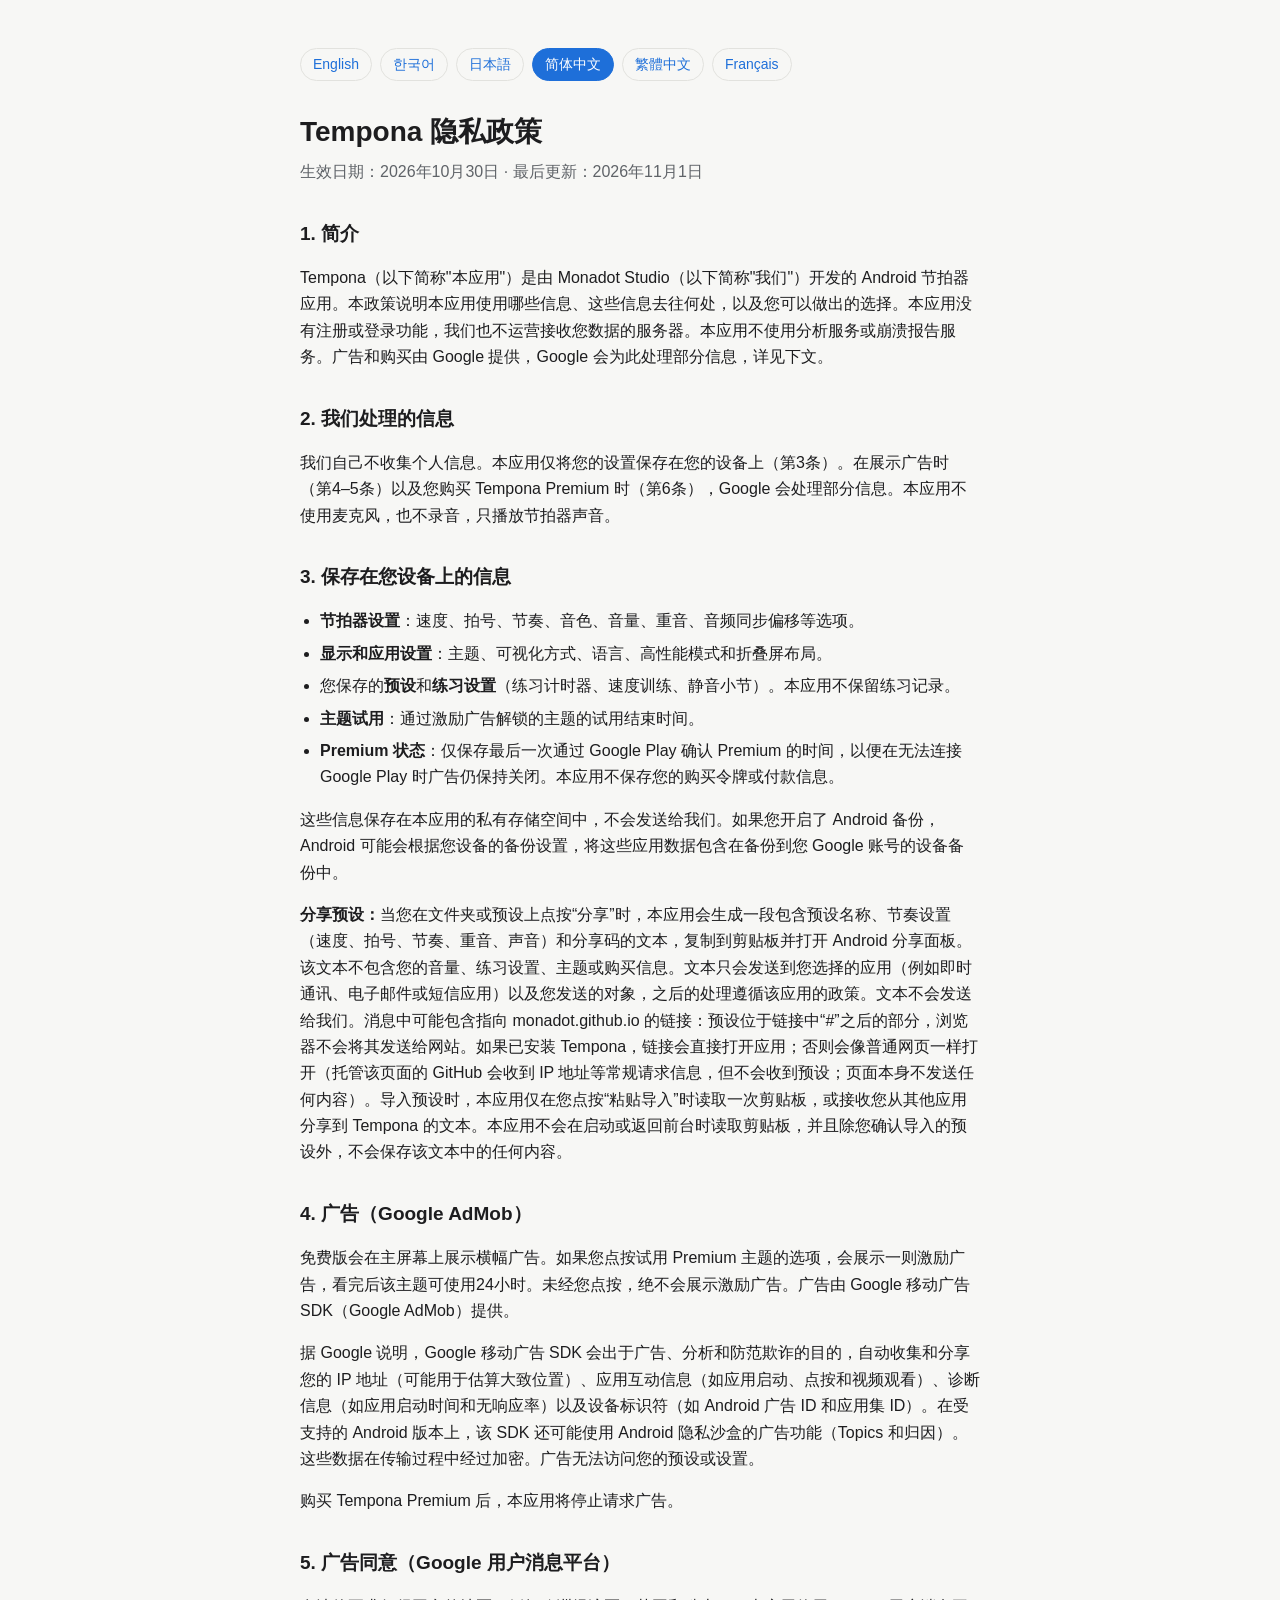
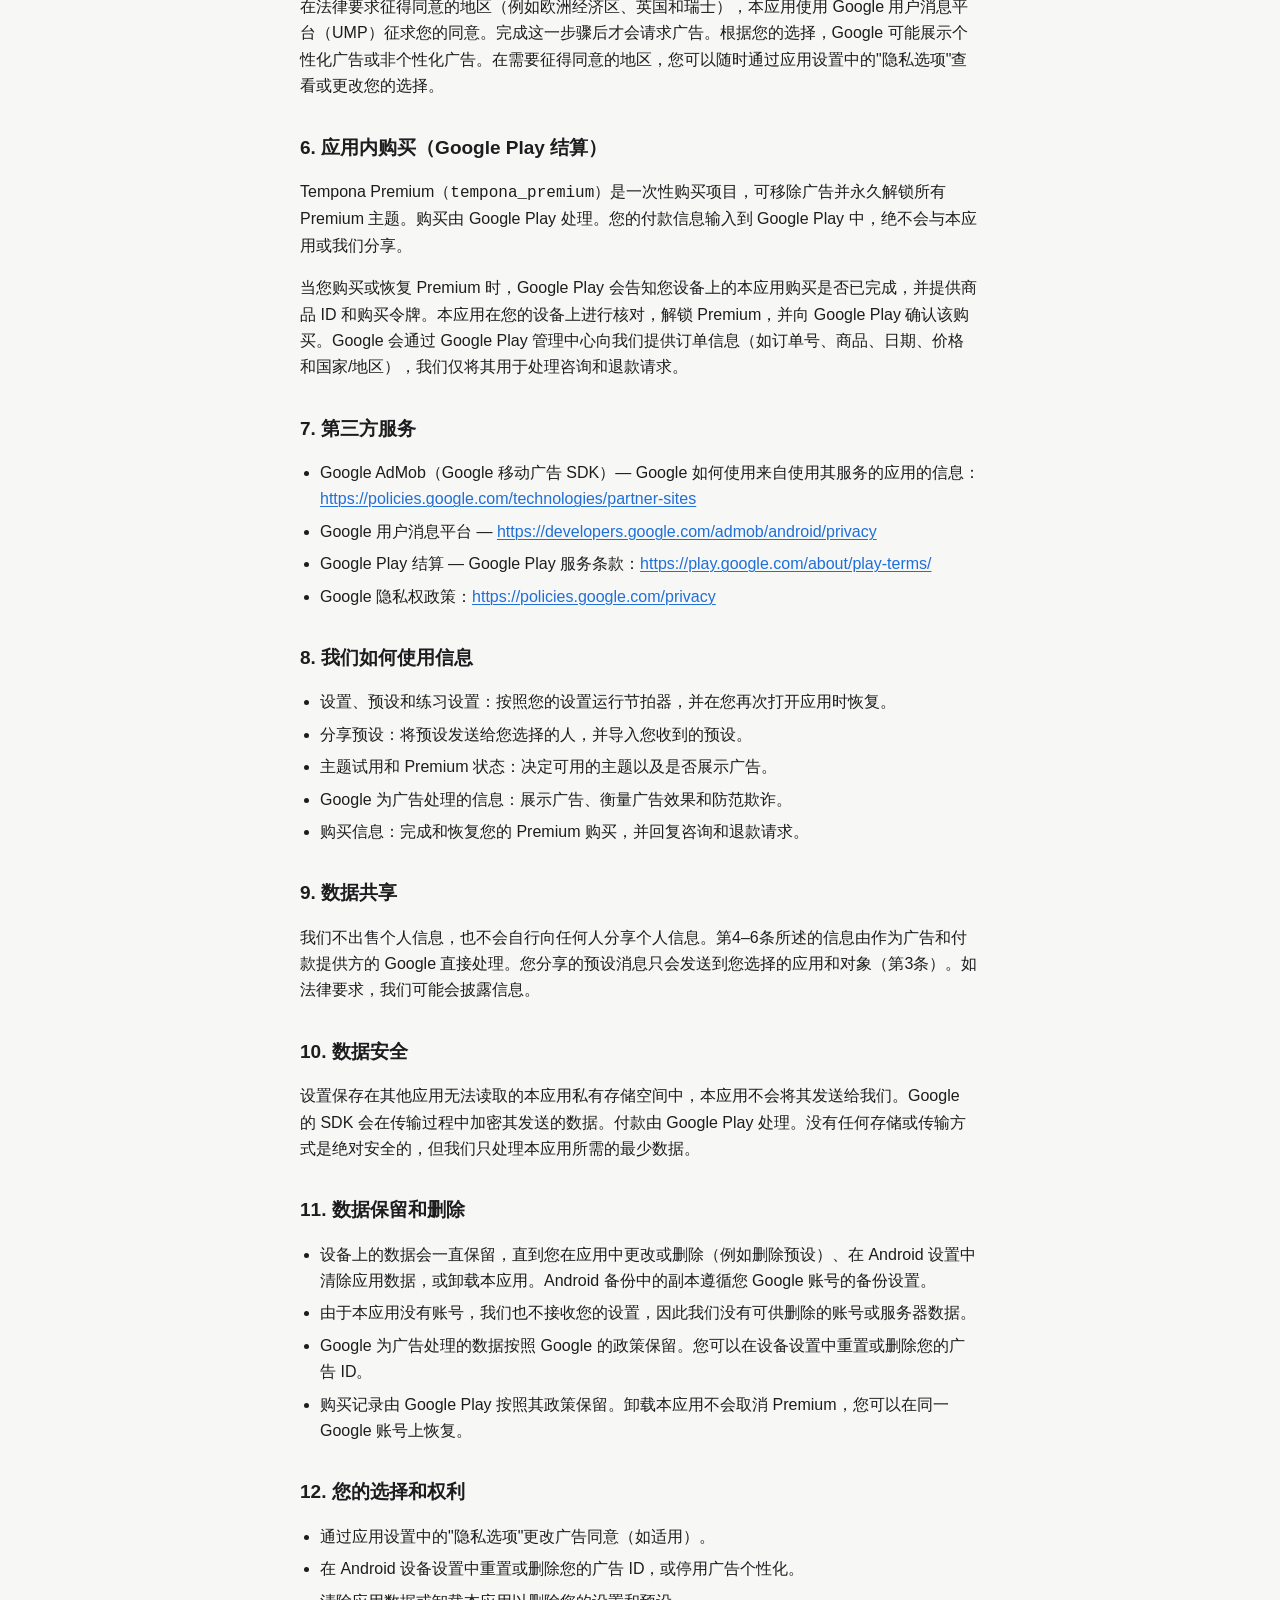
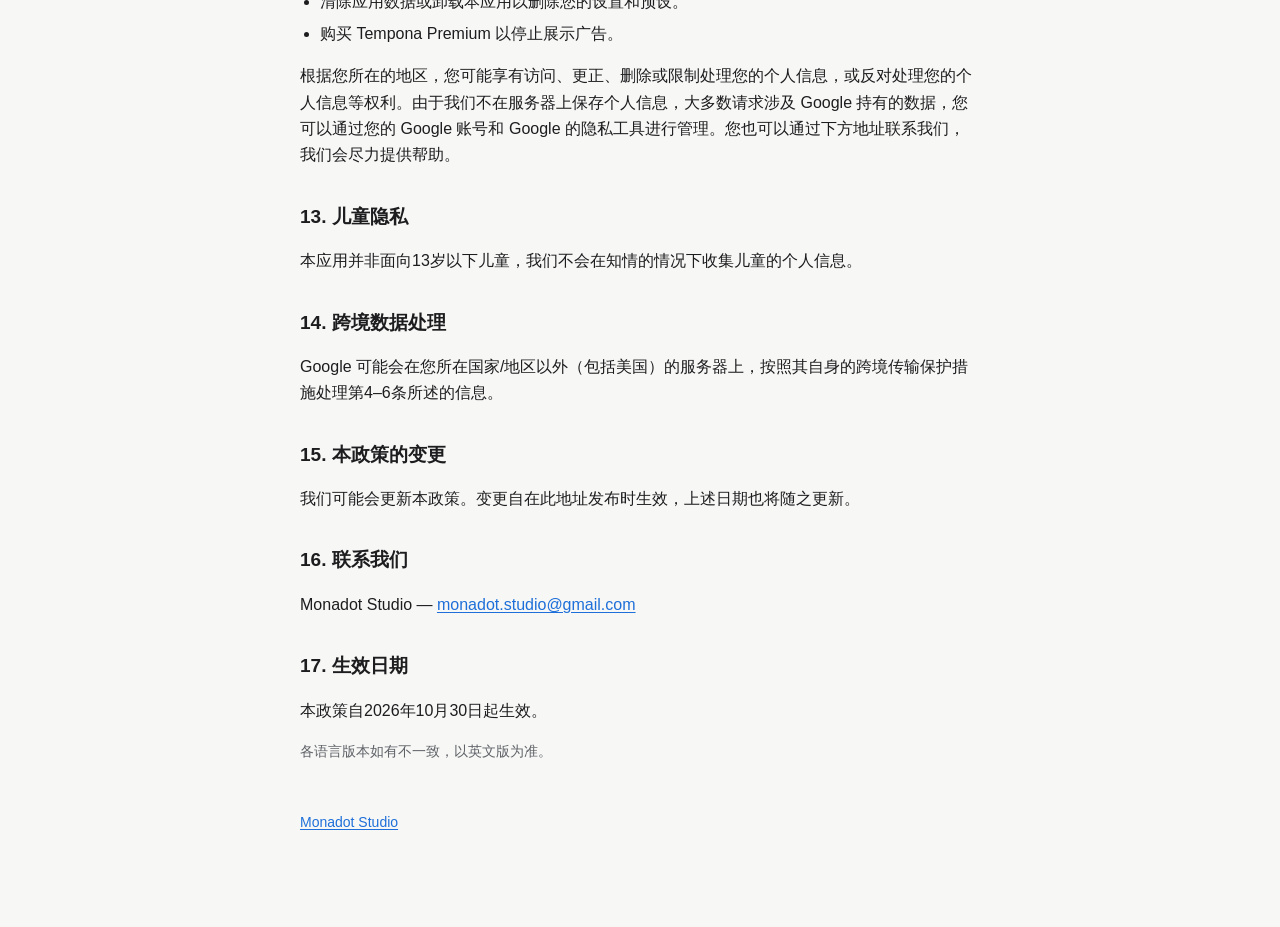
<file: tempona/privacy/zh-hans/index.html>
<!doctype html>
<html lang="zh-Hans">
<head>
  <meta charset="utf-8">
  <meta name="viewport" content="width=device-width, initial-scale=1">
  <title>Tempona 隐私政策</title>
  <meta name="description" content="Monadot Studio 开发的 Android 节拍器应用 Tempona 的隐私政策。">
  <link rel="canonical" href="https://monadot.github.io/tempona/privacy/zh-hans/">
  <link rel="alternate" hreflang="en" href="https://monadot.github.io/tempona/privacy/">
  <link rel="alternate" hreflang="ko" href="https://monadot.github.io/tempona/privacy/ko/">
  <link rel="alternate" hreflang="ja" href="https://monadot.github.io/tempona/privacy/ja/">
  <link rel="alternate" hreflang="zh-Hans" href="https://monadot.github.io/tempona/privacy/zh-hans/">
  <link rel="alternate" hreflang="zh-Hant" href="https://monadot.github.io/tempona/privacy/zh-hant/">
  <link rel="alternate" hreflang="fr" href="https://monadot.github.io/tempona/privacy/fr/">
  <link rel="alternate" hreflang="x-default" href="https://monadot.github.io/tempona/privacy/">
  <link rel="stylesheet" href="/style.css?v=4">
</head>
<body>
<main class="doc">
  <nav class="lang-switch" aria-label="Language"><a href="/tempona/privacy/" hreflang="en" lang="en">English</a><a href="/tempona/privacy/ko/" hreflang="ko" lang="ko">한국어</a><a href="/tempona/privacy/ja/" hreflang="ja" lang="ja">日本語</a><a href="/tempona/privacy/zh-hans/" hreflang="zh-Hans" lang="zh-Hans" aria-current="true">简体中文</a><a href="/tempona/privacy/zh-hant/" hreflang="zh-Hant" lang="zh-Hant">繁體中文</a><a href="/tempona/privacy/fr/" hreflang="fr" lang="fr">Français</a></nav>
  <article lang="zh-Hans">
<h1>Tempona 隐私政策</h1>
<p class="meta">生效日期：2026年10月30日 · 最后更新：2026年11月1日</p>

<h2>1. 简介</h2>
<p>Tempona（以下简称"本应用"）是由 Monadot Studio（以下简称"我们"）开发的 Android 节拍器应用。本政策说明本应用使用哪些信息、这些信息去往何处，以及您可以做出的选择。本应用没有注册或登录功能，我们也不运营接收您数据的服务器。本应用不使用分析服务或崩溃报告服务。广告和购买由 Google 提供，Google 会为此处理部分信息，详见下文。</p>

<h2>2. 我们处理的信息</h2>
<p>我们自己不收集个人信息。本应用仅将您的设置保存在您的设备上（第3条）。在展示广告时（第4–5条）以及您购买 Tempona Premium 时（第6条），Google 会处理部分信息。本应用不使用麦克风，也不录音，只播放节拍器声音。</p>

<h2>3. 保存在您设备上的信息</h2>
<ul>
<li><strong>节拍器设置</strong>：速度、拍号、节奏、音色、音量、重音、音频同步偏移等选项。</li>
<li><strong>显示和应用设置</strong>：主题、可视化方式、语言、高性能模式和折叠屏布局。</li>
<li>您保存的<strong>预设</strong>和<strong>练习设置</strong>（练习计时器、速度训练、静音小节）。本应用不保留练习记录。</li>
<li><strong>主题试用</strong>：通过激励广告解锁的主题的试用结束时间。</li>
<li><strong>Premium 状态</strong>：仅保存最后一次通过 Google Play 确认 Premium 的时间，以便在无法连接 Google Play 时广告仍保持关闭。本应用不保存您的购买令牌或付款信息。</li>
</ul>
<p>这些信息保存在本应用的私有存储空间中，不会发送给我们。如果您开启了 Android 备份，Android 可能会根据您设备的备份设置，将这些应用数据包含在备份到您 Google 账号的设备备份中。</p>
<p><strong>分享预设：</strong>当您在文件夹或预设上点按“分享”时，本应用会生成一段包含预设名称、节奏设置（速度、拍号、节奏、重音、声音）和分享码的文本，复制到剪贴板并打开 Android 分享面板。该文本不包含您的音量、练习设置、主题或购买信息。文本只会发送到您选择的应用（例如即时通讯、电子邮件或短信应用）以及您发送的对象，之后的处理遵循该应用的政策。文本不会发送给我们。消息中可能包含指向 monadot.github.io 的链接：预设位于链接中“#”之后的部分，浏览器不会将其发送给网站。如果已安装 Tempona，链接会直接打开应用；否则会像普通网页一样打开（托管该页面的 GitHub 会收到 IP 地址等常规请求信息，但不会收到预设；页面本身不发送任何内容）。导入预设时，本应用仅在您点按“粘贴导入”时读取一次剪贴板，或接收您从其他应用分享到 Tempona 的文本。本应用不会在启动或返回前台时读取剪贴板，并且除您确认导入的预设外，不会保存该文本中的任何内容。</p>

<h2>4. 广告（Google AdMob）</h2>
<p>免费版会在主屏幕上展示横幅广告。如果您点按试用 Premium 主题的选项，会展示一则激励广告，看完后该主题可使用24小时。未经您点按，绝不会展示激励广告。广告由 Google 移动广告 SDK（Google AdMob）提供。</p>
<p>据 Google 说明，Google 移动广告 SDK 会出于广告、分析和防范欺诈的目的，自动收集和分享您的 IP 地址（可能用于估算大致位置）、应用互动信息（如应用启动、点按和视频观看）、诊断信息（如应用启动时间和无响应率）以及设备标识符（如 Android 广告 ID 和应用集 ID）。在受支持的 Android 版本上，该 SDK 还可能使用 Android 隐私沙盒的广告功能（Topics 和归因）。这些数据在传输过程中经过加密。广告无法访问您的预设或设置。</p>
<p>购买 Tempona Premium 后，本应用将停止请求广告。</p>

<h2>5. 广告同意（Google 用户消息平台）</h2>
<p>在法律要求征得同意的地区（例如欧洲经济区、英国和瑞士），本应用使用 Google 用户消息平台（UMP）征求您的同意。完成这一步骤后才会请求广告。根据您的选择，Google 可能展示个性化广告或非个性化广告。在需要征得同意的地区，您可以随时通过应用设置中的"隐私选项"查看或更改您的选择。</p>

<h2>6. 应用内购买（Google Play 结算）</h2>
<p>Tempona Premium（<code>tempona_premium</code>）是一次性购买项目，可移除广告并永久解锁所有 Premium 主题。购买由 Google Play 处理。您的付款信息输入到 Google Play 中，绝不会与本应用或我们分享。</p>
<p>当您购买或恢复 Premium 时，Google Play 会告知您设备上的本应用购买是否已完成，并提供商品 ID 和购买令牌。本应用在您的设备上进行核对，解锁 Premium，并向 Google Play 确认该购买。Google 会通过 Google Play 管理中心向我们提供订单信息（如订单号、商品、日期、价格和国家/地区），我们仅将其用于处理咨询和退款请求。</p>

<h2>7. 第三方服务</h2>
<ul>
<li>Google AdMob（Google 移动广告 SDK）— Google 如何使用来自使用其服务的应用的信息：<a href="https://policies.google.com/technologies/partner-sites">https://policies.google.com/technologies/partner-sites</a></li>
<li>Google 用户消息平台 — <a href="https://developers.google.com/admob/android/privacy">https://developers.google.com/admob/android/privacy</a></li>
<li>Google Play 结算 — Google Play 服务条款：<a href="https://play.google.com/about/play-terms/">https://play.google.com/about/play-terms/</a></li>
<li>Google 隐私权政策：<a href="https://policies.google.com/privacy">https://policies.google.com/privacy</a></li>
</ul>

<h2>8. 我们如何使用信息</h2>
<ul>
<li>设置、预设和练习设置：按照您的设置运行节拍器，并在您再次打开应用时恢复。</li>
<li>分享预设：将预设发送给您选择的人，并导入您收到的预设。</li>
<li>主题试用和 Premium 状态：决定可用的主题以及是否展示广告。</li>
<li>Google 为广告处理的信息：展示广告、衡量广告效果和防范欺诈。</li>
<li>购买信息：完成和恢复您的 Premium 购买，并回复咨询和退款请求。</li>
</ul>

<h2>9. 数据共享</h2>
<p>我们不出售个人信息，也不会自行向任何人分享个人信息。第4–6条所述的信息由作为广告和付款提供方的 Google 直接处理。您分享的预设消息只会发送到您选择的应用和对象（第3条）。如法律要求，我们可能会披露信息。</p>

<h2>10. 数据安全</h2>
<p>设置保存在其他应用无法读取的本应用私有存储空间中，本应用不会将其发送给我们。Google 的 SDK 会在传输过程中加密其发送的数据。付款由 Google Play 处理。没有任何存储或传输方式是绝对安全的，但我们只处理本应用所需的最少数据。</p>

<h2>11. 数据保留和删除</h2>
<ul>
<li>设备上的数据会一直保留，直到您在应用中更改或删除（例如删除预设）、在 Android 设置中清除应用数据，或卸载本应用。Android 备份中的副本遵循您 Google 账号的备份设置。</li>
<li>由于本应用没有账号，我们也不接收您的设置，因此我们没有可供删除的账号或服务器数据。</li>
<li>Google 为广告处理的数据按照 Google 的政策保留。您可以在设备设置中重置或删除您的广告 ID。</li>
<li>购买记录由 Google Play 按照其政策保留。卸载本应用不会取消 Premium，您可以在同一 Google 账号上恢复。</li>
</ul>

<h2>12. 您的选择和权利</h2>
<ul>
<li>通过应用设置中的"隐私选项"更改广告同意（如适用）。</li>
<li>在 Android 设备设置中重置或删除您的广告 ID，或停用广告个性化。</li>
<li>清除应用数据或卸载本应用以删除您的设置和预设。</li>
<li>购买 Tempona Premium 以停止展示广告。</li>
</ul>
<p>根据您所在的地区，您可能享有访问、更正、删除或限制处理您的个人信息，或反对处理您的个人信息等权利。由于我们不在服务器上保存个人信息，大多数请求涉及 Google 持有的数据，您可以通过您的 Google 账号和 Google 的隐私工具进行管理。您也可以通过下方地址联系我们，我们会尽力提供帮助。</p>

<h2>13. 儿童隐私</h2>
<p>本应用并非面向13岁以下儿童，我们不会在知情的情况下收集儿童的个人信息。</p>

<h2>14. 跨境数据处理</h2>
<p>Google 可能会在您所在国家/地区以外（包括美国）的服务器上，按照其自身的跨境传输保护措施处理第4–6条所述的信息。</p>

<h2>15. 本政策的变更</h2>
<p>我们可能会更新本政策。变更自在此地址发布时生效，上述日期也将随之更新。</p>

<h2>16. 联系我们</h2>
<p>Monadot Studio — <a href="mailto:monadot.studio@gmail.com">monadot.studio@gmail.com</a></p>

<h2>17. 生效日期</h2>
<p>本政策自2026年10月30日起生效。</p>
<p class="note">各语言版本如有不一致，以英文版为准。</p>
  </article>
  <p class="back"><a href="/">Monadot Studio</a></p>
</main>
</body>
</html>
</file>
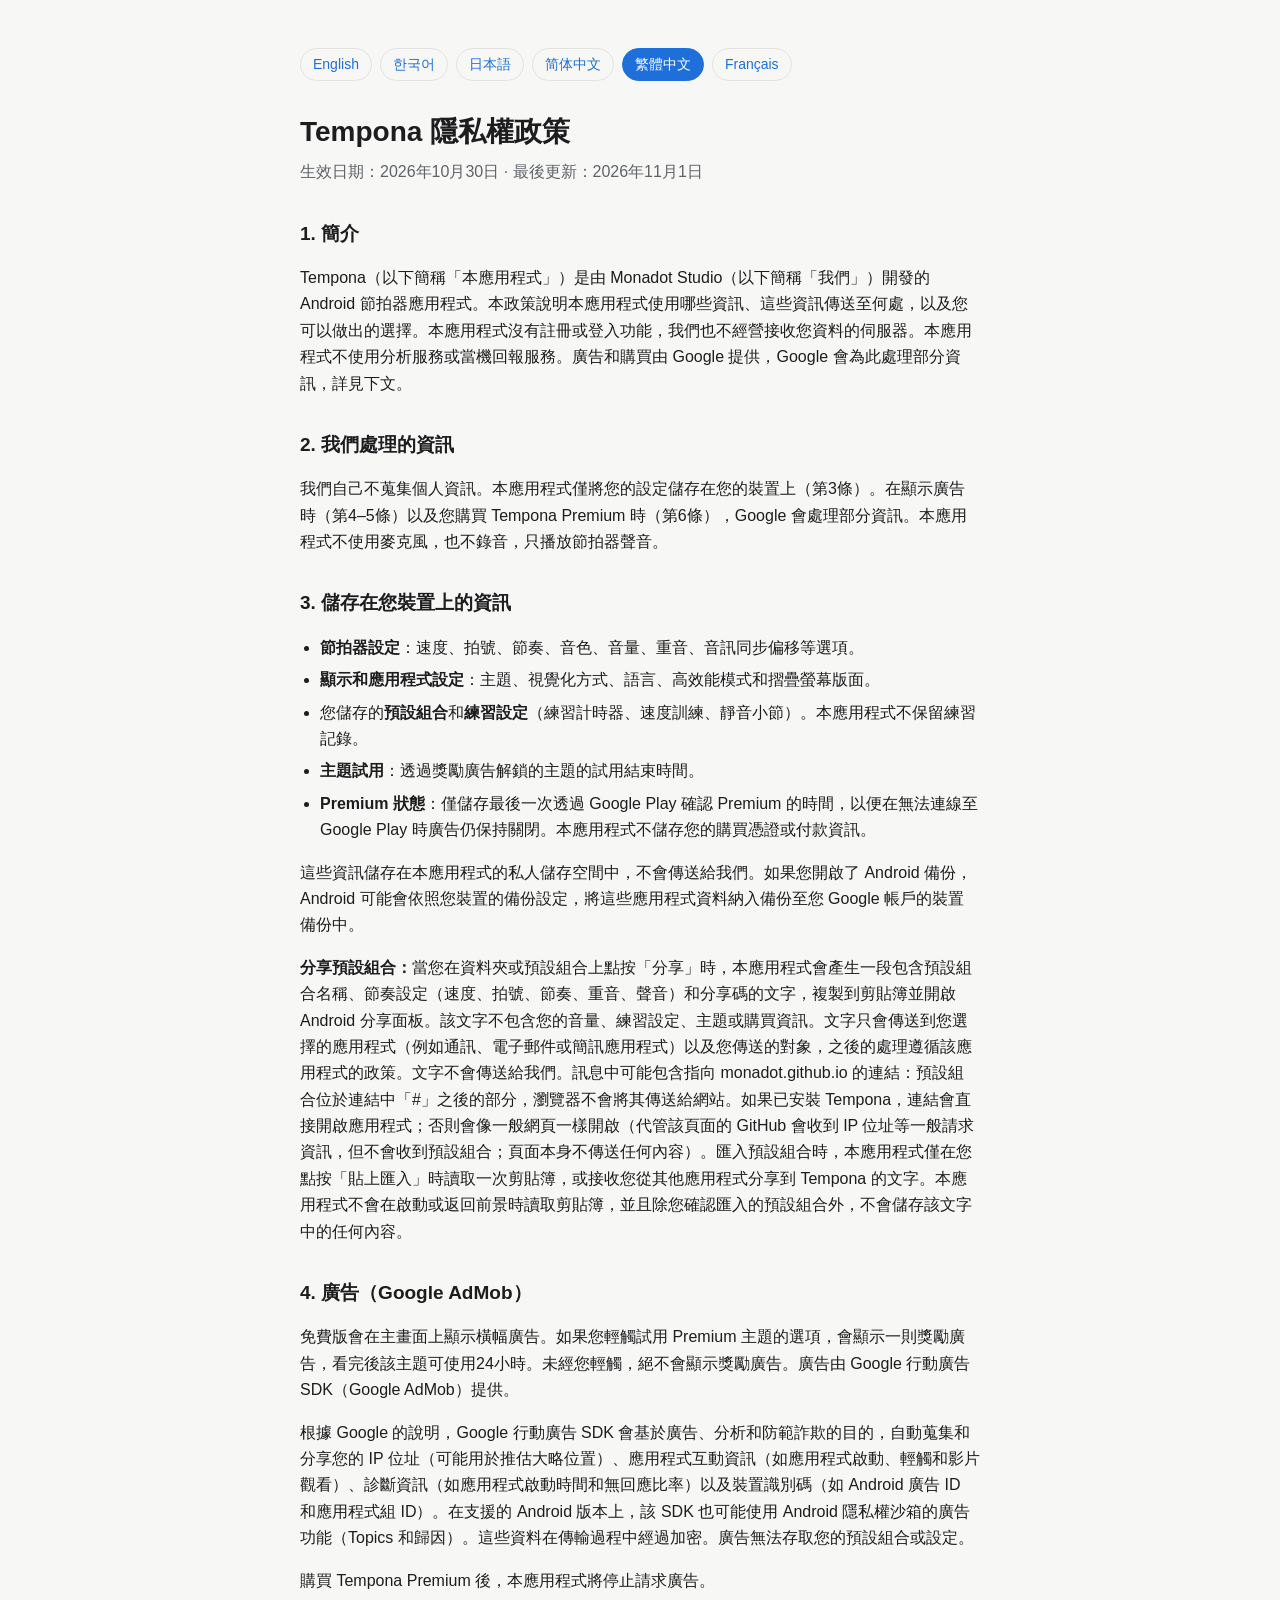
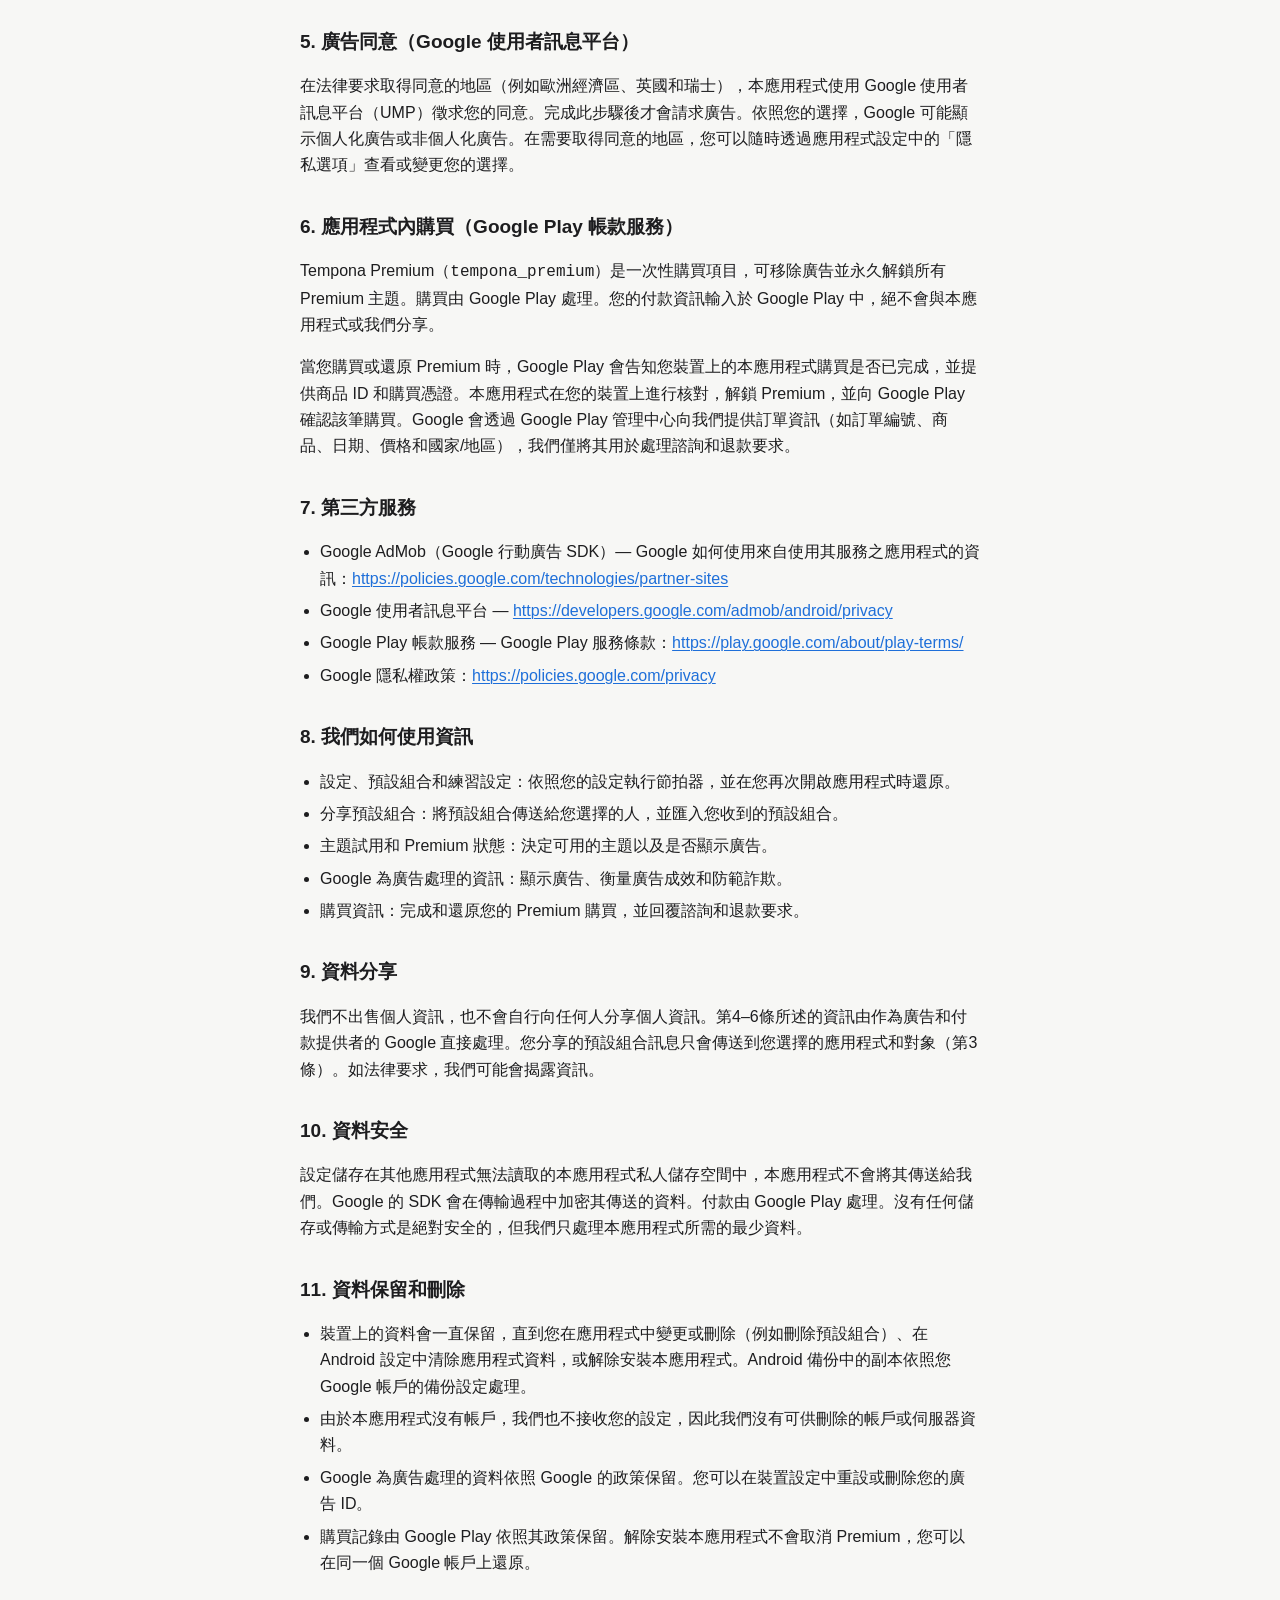
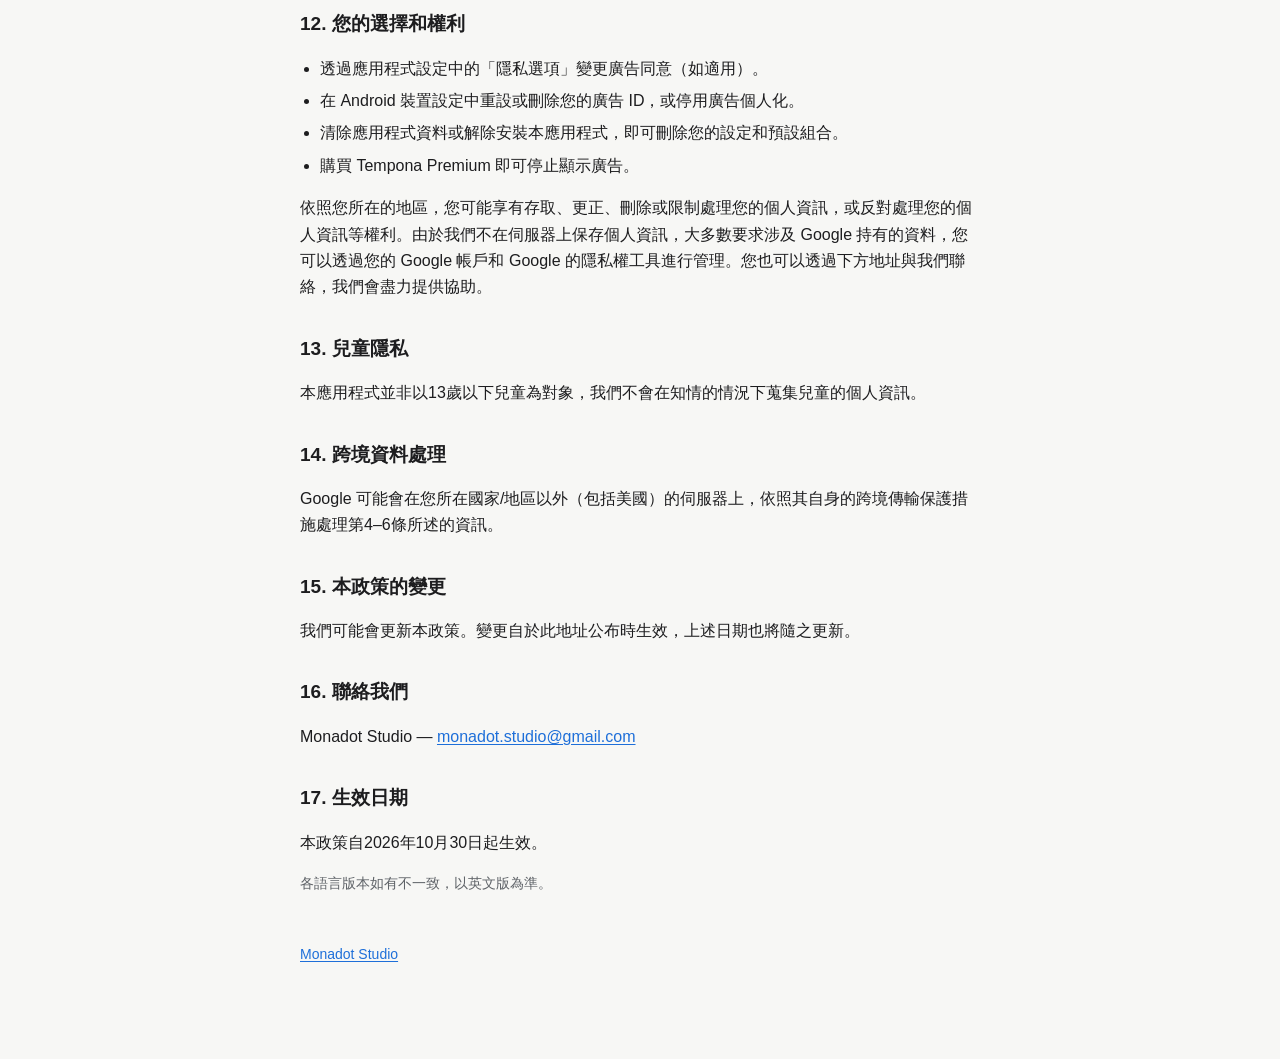
<file: tempona/privacy/zh-hant/index.html>
<!doctype html>
<html lang="zh-Hant">
<head>
  <meta charset="utf-8">
  <meta name="viewport" content="width=device-width, initial-scale=1">
  <title>Tempona 隱私權政策</title>
  <meta name="description" content="Monadot Studio 開發的 Android 節拍器應用程式 Tempona 的隱私權政策。">
  <link rel="canonical" href="https://monadot.github.io/tempona/privacy/zh-hant/">
  <link rel="alternate" hreflang="en" href="https://monadot.github.io/tempona/privacy/">
  <link rel="alternate" hreflang="ko" href="https://monadot.github.io/tempona/privacy/ko/">
  <link rel="alternate" hreflang="ja" href="https://monadot.github.io/tempona/privacy/ja/">
  <link rel="alternate" hreflang="zh-Hans" href="https://monadot.github.io/tempona/privacy/zh-hans/">
  <link rel="alternate" hreflang="zh-Hant" href="https://monadot.github.io/tempona/privacy/zh-hant/">
  <link rel="alternate" hreflang="fr" href="https://monadot.github.io/tempona/privacy/fr/">
  <link rel="alternate" hreflang="x-default" href="https://monadot.github.io/tempona/privacy/">
  <link rel="stylesheet" href="/style.css?v=4">
</head>
<body>
<main class="doc">
  <nav class="lang-switch" aria-label="Language"><a href="/tempona/privacy/" hreflang="en" lang="en">English</a><a href="/tempona/privacy/ko/" hreflang="ko" lang="ko">한국어</a><a href="/tempona/privacy/ja/" hreflang="ja" lang="ja">日本語</a><a href="/tempona/privacy/zh-hans/" hreflang="zh-Hans" lang="zh-Hans">简体中文</a><a href="/tempona/privacy/zh-hant/" hreflang="zh-Hant" lang="zh-Hant" aria-current="true">繁體中文</a><a href="/tempona/privacy/fr/" hreflang="fr" lang="fr">Français</a></nav>
  <article lang="zh-Hant">
<h1>Tempona 隱私權政策</h1>
<p class="meta">生效日期：2026年10月30日 · 最後更新：2026年11月1日</p>

<h2>1. 簡介</h2>
<p>Tempona（以下簡稱「本應用程式」）是由 Monadot Studio（以下簡稱「我們」）開發的 Android 節拍器應用程式。本政策說明本應用程式使用哪些資訊、這些資訊傳送至何處，以及您可以做出的選擇。本應用程式沒有註冊或登入功能，我們也不經營接收您資料的伺服器。本應用程式不使用分析服務或當機回報服務。廣告和購買由 Google 提供，Google 會為此處理部分資訊，詳見下文。</p>

<h2>2. 我們處理的資訊</h2>
<p>我們自己不蒐集個人資訊。本應用程式僅將您的設定儲存在您的裝置上（第3條）。在顯示廣告時（第4–5條）以及您購買 Tempona Premium 時（第6條），Google 會處理部分資訊。本應用程式不使用麥克風，也不錄音，只播放節拍器聲音。</p>

<h2>3. 儲存在您裝置上的資訊</h2>
<ul>
<li><strong>節拍器設定</strong>：速度、拍號、節奏、音色、音量、重音、音訊同步偏移等選項。</li>
<li><strong>顯示和應用程式設定</strong>：主題、視覺化方式、語言、高效能模式和摺疊螢幕版面。</li>
<li>您儲存的<strong>預設組合</strong>和<strong>練習設定</strong>（練習計時器、速度訓練、靜音小節）。本應用程式不保留練習記錄。</li>
<li><strong>主題試用</strong>：透過獎勵廣告解鎖的主題的試用結束時間。</li>
<li><strong>Premium 狀態</strong>：僅儲存最後一次透過 Google Play 確認 Premium 的時間，以便在無法連線至 Google Play 時廣告仍保持關閉。本應用程式不儲存您的購買憑證或付款資訊。</li>
</ul>
<p>這些資訊儲存在本應用程式的私人儲存空間中，不會傳送給我們。如果您開啟了 Android 備份，Android 可能會依照您裝置的備份設定，將這些應用程式資料納入備份至您 Google 帳戶的裝置備份中。</p>
<p><strong>分享預設組合：</strong>當您在資料夾或預設組合上點按「分享」時，本應用程式會產生一段包含預設組合名稱、節奏設定（速度、拍號、節奏、重音、聲音）和分享碼的文字，複製到剪貼簿並開啟 Android 分享面板。該文字不包含您的音量、練習設定、主題或購買資訊。文字只會傳送到您選擇的應用程式（例如通訊、電子郵件或簡訊應用程式）以及您傳送的對象，之後的處理遵循該應用程式的政策。文字不會傳送給我們。訊息中可能包含指向 monadot.github.io 的連結：預設組合位於連結中「#」之後的部分，瀏覽器不會將其傳送給網站。如果已安裝 Tempona，連結會直接開啟應用程式；否則會像一般網頁一樣開啟（代管該頁面的 GitHub 會收到 IP 位址等一般請求資訊，但不會收到預設組合；頁面本身不傳送任何內容）。匯入預設組合時，本應用程式僅在您點按「貼上匯入」時讀取一次剪貼簿，或接收您從其他應用程式分享到 Tempona 的文字。本應用程式不會在啟動或返回前景時讀取剪貼簿，並且除您確認匯入的預設組合外，不會儲存該文字中的任何內容。</p>

<h2>4. 廣告（Google AdMob）</h2>
<p>免費版會在主畫面上顯示橫幅廣告。如果您輕觸試用 Premium 主題的選項，會顯示一則獎勵廣告，看完後該主題可使用24小時。未經您輕觸，絕不會顯示獎勵廣告。廣告由 Google 行動廣告 SDK（Google AdMob）提供。</p>
<p>根據 Google 的說明，Google 行動廣告 SDK 會基於廣告、分析和防範詐欺的目的，自動蒐集和分享您的 IP 位址（可能用於推估大略位置）、應用程式互動資訊（如應用程式啟動、輕觸和影片觀看）、診斷資訊（如應用程式啟動時間和無回應比率）以及裝置識別碼（如 Android 廣告 ID 和應用程式組 ID）。在支援的 Android 版本上，該 SDK 也可能使用 Android 隱私權沙箱的廣告功能（Topics 和歸因）。這些資料在傳輸過程中經過加密。廣告無法存取您的預設組合或設定。</p>
<p>購買 Tempona Premium 後，本應用程式將停止請求廣告。</p>

<h2>5. 廣告同意（Google 使用者訊息平台）</h2>
<p>在法律要求取得同意的地區（例如歐洲經濟區、英國和瑞士），本應用程式使用 Google 使用者訊息平台（UMP）徵求您的同意。完成此步驟後才會請求廣告。依照您的選擇，Google 可能顯示個人化廣告或非個人化廣告。在需要取得同意的地區，您可以隨時透過應用程式設定中的「隱私選項」查看或變更您的選擇。</p>

<h2>6. 應用程式內購買（Google Play 帳款服務）</h2>
<p>Tempona Premium（<code>tempona_premium</code>）是一次性購買項目，可移除廣告並永久解鎖所有 Premium 主題。購買由 Google Play 處理。您的付款資訊輸入於 Google Play 中，絕不會與本應用程式或我們分享。</p>
<p>當您購買或還原 Premium 時，Google Play 會告知您裝置上的本應用程式購買是否已完成，並提供商品 ID 和購買憑證。本應用程式在您的裝置上進行核對，解鎖 Premium，並向 Google Play 確認該筆購買。Google 會透過 Google Play 管理中心向我們提供訂單資訊（如訂單編號、商品、日期、價格和國家/地區），我們僅將其用於處理諮詢和退款要求。</p>

<h2>7. 第三方服務</h2>
<ul>
<li>Google AdMob（Google 行動廣告 SDK）— Google 如何使用來自使用其服務之應用程式的資訊：<a href="https://policies.google.com/technologies/partner-sites">https://policies.google.com/technologies/partner-sites</a></li>
<li>Google 使用者訊息平台 — <a href="https://developers.google.com/admob/android/privacy">https://developers.google.com/admob/android/privacy</a></li>
<li>Google Play 帳款服務 — Google Play 服務條款：<a href="https://play.google.com/about/play-terms/">https://play.google.com/about/play-terms/</a></li>
<li>Google 隱私權政策：<a href="https://policies.google.com/privacy">https://policies.google.com/privacy</a></li>
</ul>

<h2>8. 我們如何使用資訊</h2>
<ul>
<li>設定、預設組合和練習設定：依照您的設定執行節拍器，並在您再次開啟應用程式時還原。</li>
<li>分享預設組合：將預設組合傳送給您選擇的人，並匯入您收到的預設組合。</li>
<li>主題試用和 Premium 狀態：決定可用的主題以及是否顯示廣告。</li>
<li>Google 為廣告處理的資訊：顯示廣告、衡量廣告成效和防範詐欺。</li>
<li>購買資訊：完成和還原您的 Premium 購買，並回覆諮詢和退款要求。</li>
</ul>

<h2>9. 資料分享</h2>
<p>我們不出售個人資訊，也不會自行向任何人分享個人資訊。第4–6條所述的資訊由作為廣告和付款提供者的 Google 直接處理。您分享的預設組合訊息只會傳送到您選擇的應用程式和對象（第3條）。如法律要求，我們可能會揭露資訊。</p>

<h2>10. 資料安全</h2>
<p>設定儲存在其他應用程式無法讀取的本應用程式私人儲存空間中，本應用程式不會將其傳送給我們。Google 的 SDK 會在傳輸過程中加密其傳送的資料。付款由 Google Play 處理。沒有任何儲存或傳輸方式是絕對安全的，但我們只處理本應用程式所需的最少資料。</p>

<h2>11. 資料保留和刪除</h2>
<ul>
<li>裝置上的資料會一直保留，直到您在應用程式中變更或刪除（例如刪除預設組合）、在 Android 設定中清除應用程式資料，或解除安裝本應用程式。Android 備份中的副本依照您 Google 帳戶的備份設定處理。</li>
<li>由於本應用程式沒有帳戶，我們也不接收您的設定，因此我們沒有可供刪除的帳戶或伺服器資料。</li>
<li>Google 為廣告處理的資料依照 Google 的政策保留。您可以在裝置設定中重設或刪除您的廣告 ID。</li>
<li>購買記錄由 Google Play 依照其政策保留。解除安裝本應用程式不會取消 Premium，您可以在同一個 Google 帳戶上還原。</li>
</ul>

<h2>12. 您的選擇和權利</h2>
<ul>
<li>透過應用程式設定中的「隱私選項」變更廣告同意（如適用）。</li>
<li>在 Android 裝置設定中重設或刪除您的廣告 ID，或停用廣告個人化。</li>
<li>清除應用程式資料或解除安裝本應用程式，即可刪除您的設定和預設組合。</li>
<li>購買 Tempona Premium 即可停止顯示廣告。</li>
</ul>
<p>依照您所在的地區，您可能享有存取、更正、刪除或限制處理您的個人資訊，或反對處理您的個人資訊等權利。由於我們不在伺服器上保存個人資訊，大多數要求涉及 Google 持有的資料，您可以透過您的 Google 帳戶和 Google 的隱私權工具進行管理。您也可以透過下方地址與我們聯絡，我們會盡力提供協助。</p>

<h2>13. 兒童隱私</h2>
<p>本應用程式並非以13歲以下兒童為對象，我們不會在知情的情況下蒐集兒童的個人資訊。</p>

<h2>14. 跨境資料處理</h2>
<p>Google 可能會在您所在國家/地區以外（包括美國）的伺服器上，依照其自身的跨境傳輸保護措施處理第4–6條所述的資訊。</p>

<h2>15. 本政策的變更</h2>
<p>我們可能會更新本政策。變更自於此地址公布時生效，上述日期也將隨之更新。</p>

<h2>16. 聯絡我們</h2>
<p>Monadot Studio — <a href="mailto:monadot.studio@gmail.com">monadot.studio@gmail.com</a></p>

<h2>17. 生效日期</h2>
<p>本政策自2026年10月30日起生效。</p>
<p class="note">各語言版本如有不一致，以英文版為準。</p>
  </article>
  <p class="back"><a href="/">Monadot Studio</a></p>
</main>
</body>
</html>
</file>
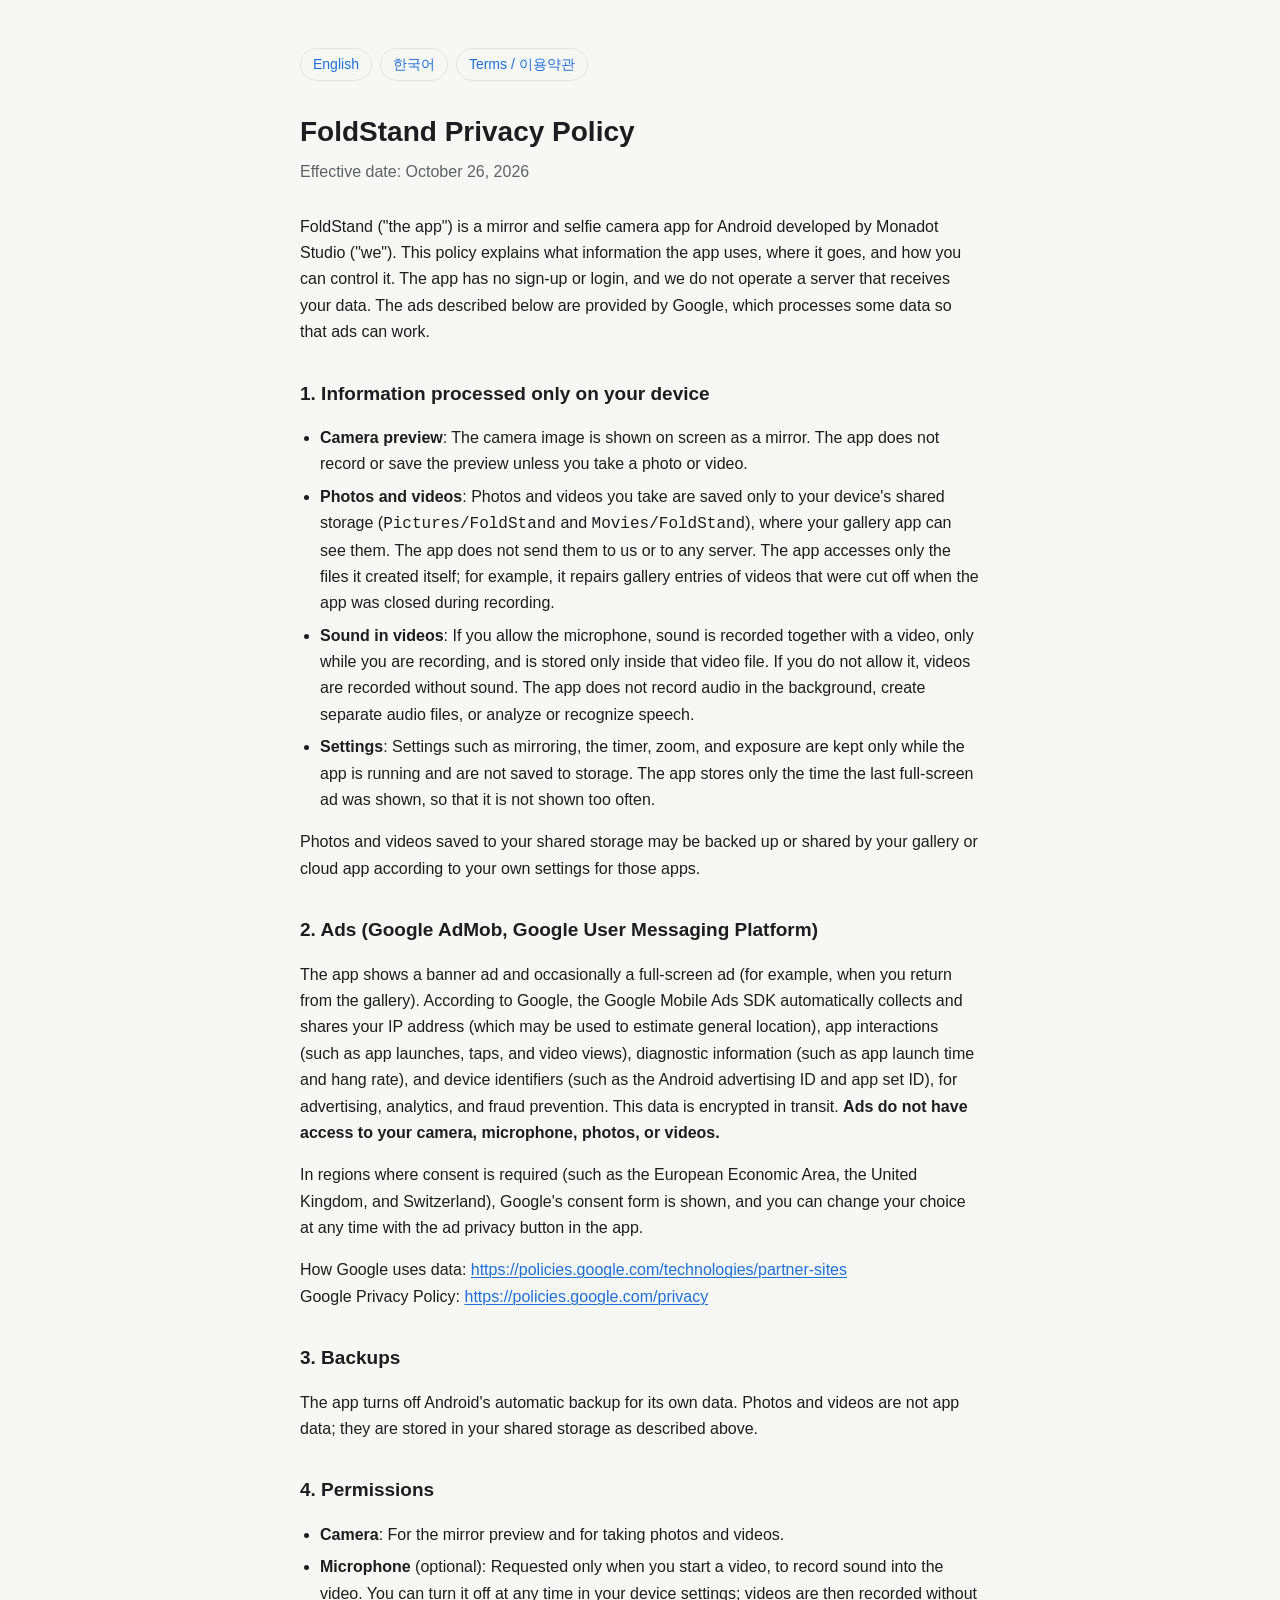
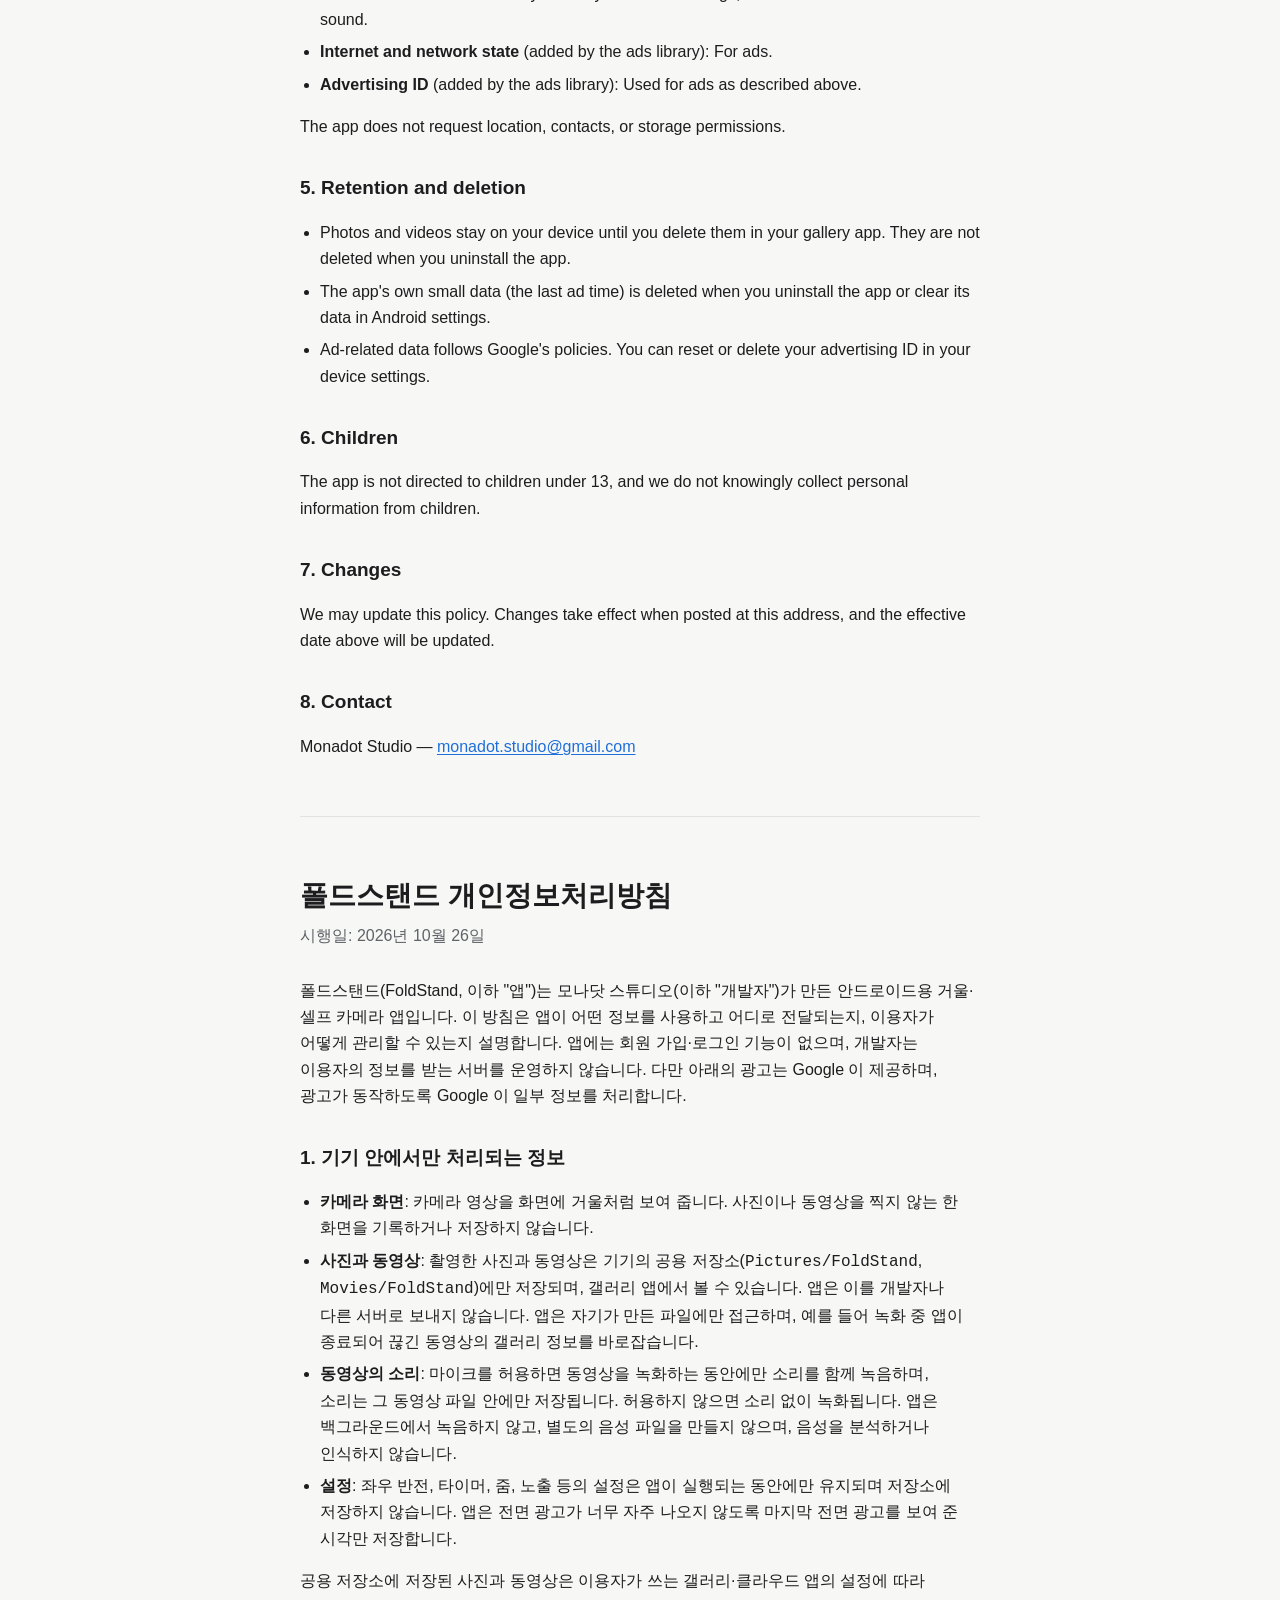
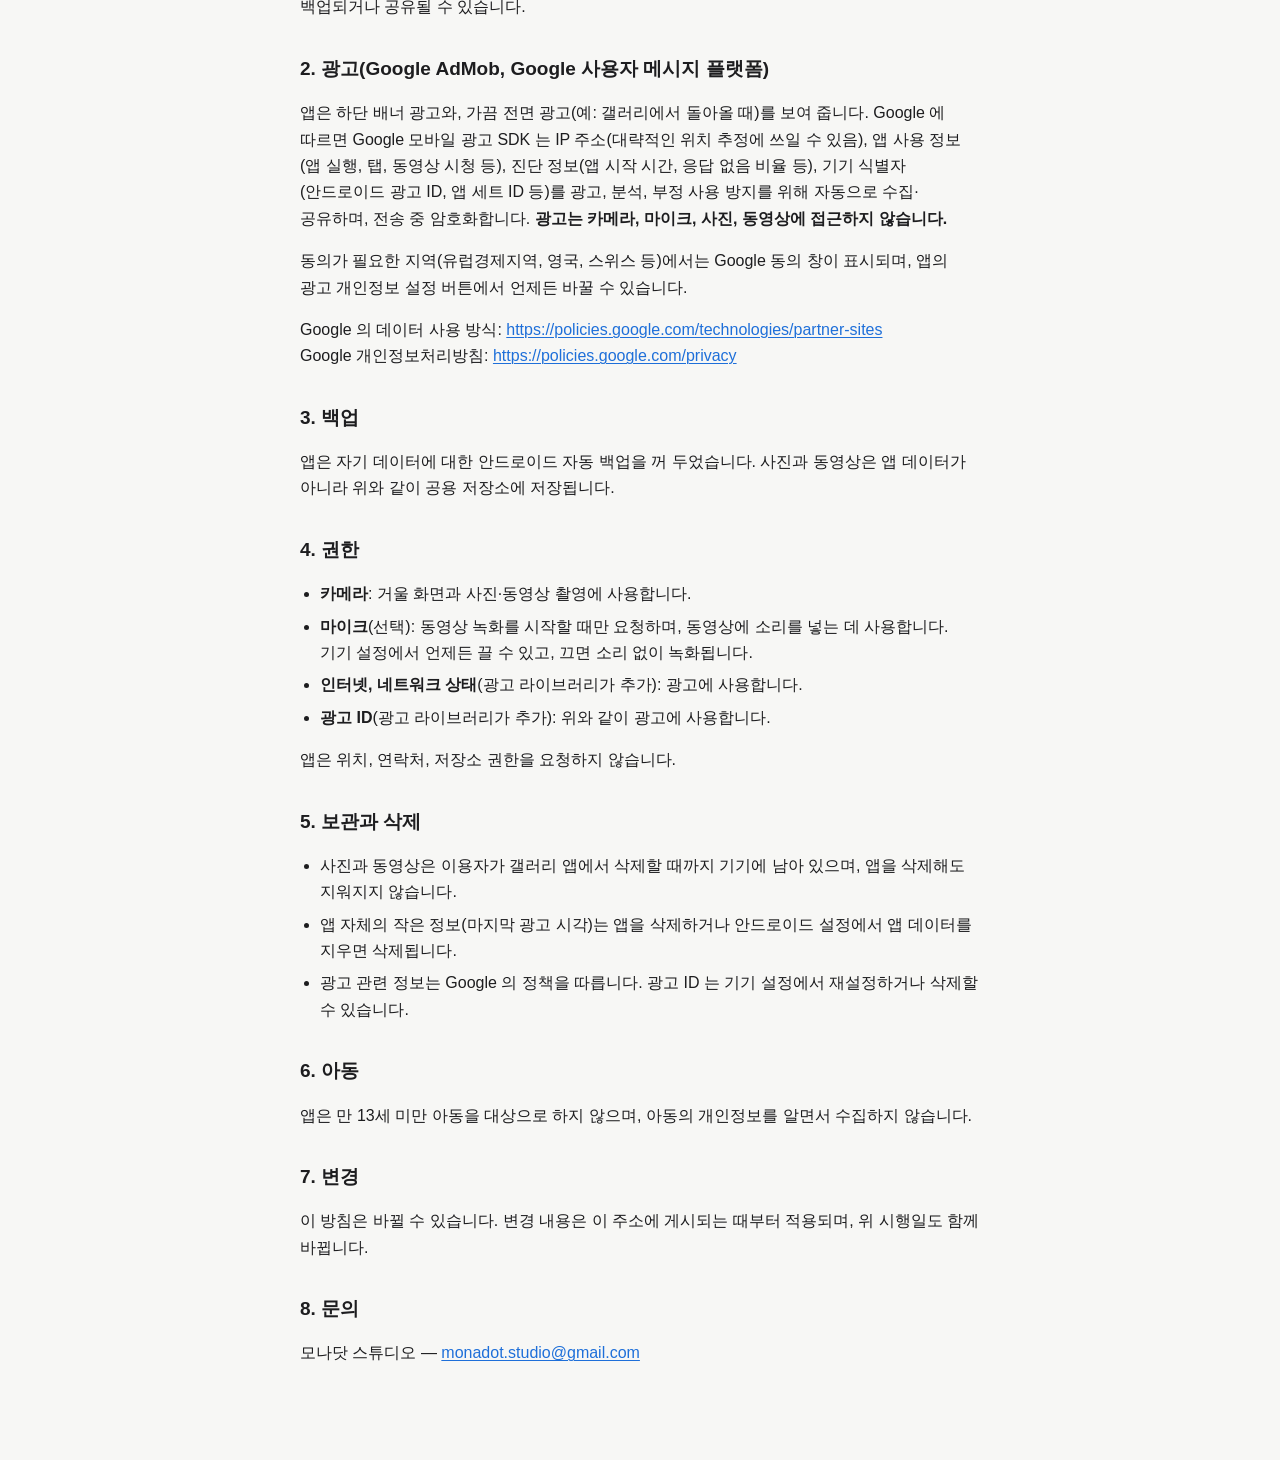
<file: foldstand/privacy.html>
<!doctype html>
<html lang="en">
<head>
  <meta charset="utf-8">
  <meta name="viewport" content="width=device-width, initial-scale=1">
  <title>FoldStand Privacy Policy</title>
  <link rel="stylesheet" href="/style.css?v=3">
</head>
<body>
<main class="doc">
  <nav class="lang-switch"><a href="#en">English</a><a href="#ko">한국어</a><a href="/foldstand/terms.html">Terms / 이용약관</a></nav>
  <article id="en" lang="en">
<h1>FoldStand Privacy Policy</h1>
<p class="meta">Effective date: October 26, 2026</p>
<p>FoldStand ("the app") is a mirror and selfie camera app for Android developed by Monadot Studio ("we"). This policy explains what information the app uses, where it goes, and how you can control it. The app has no sign-up or login, and we do not operate a server that receives your data. The ads described below are provided by Google, which processes some data so that ads can work.</p>

<h2>1. Information processed only on your device</h2>
<ul>
<li><strong>Camera preview</strong>: The camera image is shown on screen as a mirror. The app does not record or save the preview unless you take a photo or video.</li>
<li><strong>Photos and videos</strong>: Photos and videos you take are saved only to your device's shared storage (<code>Pictures/FoldStand</code> and <code>Movies/FoldStand</code>), where your gallery app can see them. The app does not send them to us or to any server. The app accesses only the files it created itself; for example, it repairs gallery entries of videos that were cut off when the app was closed during recording.</li>
<li><strong>Sound in videos</strong>: If you allow the microphone, sound is recorded together with a video, only while you are recording, and is stored only inside that video file. If you do not allow it, videos are recorded without sound. The app does not record audio in the background, create separate audio files, or analyze or recognize speech.</li>
<li><strong>Settings</strong>: Settings such as mirroring, the timer, zoom, and exposure are kept only while the app is running and are not saved to storage. The app stores only the time the last full-screen ad was shown, so that it is not shown too often.</li>
</ul>
<p>Photos and videos saved to your shared storage may be backed up or shared by your gallery or cloud app according to your own settings for those apps.</p>

<h2>2. Ads (Google AdMob, Google User Messaging Platform)</h2>
<p>The app shows a banner ad and occasionally a full-screen ad (for example, when you return from the gallery). According to Google, the Google Mobile Ads SDK automatically collects and shares your IP address (which may be used to estimate general location), app interactions (such as app launches, taps, and video views), diagnostic information (such as app launch time and hang rate), and device identifiers (such as the Android advertising ID and app set ID), for advertising, analytics, and fraud prevention. This data is encrypted in transit. <strong>Ads do not have access to your camera, microphone, photos, or videos.</strong></p>
<p>In regions where consent is required (such as the European Economic Area, the United Kingdom, and Switzerland), Google's consent form is shown, and you can change your choice at any time with the ad privacy button in the app.</p>
<p>How Google uses data: <a href="https://policies.google.com/technologies/partner-sites">https://policies.google.com/technologies/partner-sites</a><br>Google Privacy Policy: <a href="https://policies.google.com/privacy">https://policies.google.com/privacy</a></p>

<h2>3. Backups</h2>
<p>The app turns off Android's automatic backup for its own data. Photos and videos are not app data; they are stored in your shared storage as described above.</p>

<h2>4. Permissions</h2>
<ul>
<li><strong>Camera</strong>: For the mirror preview and for taking photos and videos.</li>
<li><strong>Microphone</strong> (optional): Requested only when you start a video, to record sound into the video. You can turn it off at any time in your device settings; videos are then recorded without sound.</li>
<li><strong>Internet and network state</strong> (added by the ads library): For ads.</li>
<li><strong>Advertising ID</strong> (added by the ads library): Used for ads as described above.</li>
</ul>
<p>The app does not request location, contacts, or storage permissions.</p>

<h2>5. Retention and deletion</h2>
<ul>
<li>Photos and videos stay on your device until you delete them in your gallery app. They are not deleted when you uninstall the app.</li>
<li>The app's own small data (the last ad time) is deleted when you uninstall the app or clear its data in Android settings.</li>
<li>Ad-related data follows Google's policies. You can reset or delete your advertising ID in your device settings.</li>
</ul>

<h2>6. Children</h2>
<p>The app is not directed to children under 13, and we do not knowingly collect personal information from children.</p>

<h2>7. Changes</h2>
<p>We may update this policy. Changes take effect when posted at this address, and the effective date above will be updated.</p>

<h2>8. Contact</h2>
<p>Monadot Studio — <a href="mailto:monadot.studio@gmail.com">monadot.studio@gmail.com</a></p>
  </article>
  <hr>
  <article id="ko" lang="ko">
<h1>폴드스탠드 개인정보처리방침</h1>
<p class="meta">시행일: 2026년 10월 26일</p>
<p>폴드스탠드(FoldStand, 이하 "앱")는 모나닷 스튜디오(이하 "개발자")가 만든 안드로이드용 거울·셀프 카메라 앱입니다. 이 방침은 앱이 어떤 정보를 사용하고 어디로 전달되는지, 이용자가 어떻게 관리할 수 있는지 설명합니다. 앱에는 회원 가입·로그인 기능이 없으며, 개발자는 이용자의 정보를 받는 서버를 운영하지 않습니다. 다만 아래의 광고는 Google 이 제공하며, 광고가 동작하도록 Google 이 일부 정보를 처리합니다.</p>

<h2>1. 기기 안에서만 처리되는 정보</h2>
<ul>
<li><strong>카메라 화면</strong>: 카메라 영상을 화면에 거울처럼 보여 줍니다. 사진이나 동영상을 찍지 않는 한 화면을 기록하거나 저장하지 않습니다.</li>
<li><strong>사진과 동영상</strong>: 촬영한 사진과 동영상은 기기의 공용 저장소(<code>Pictures/FoldStand</code>, <code>Movies/FoldStand</code>)에만 저장되며, 갤러리 앱에서 볼 수 있습니다. 앱은 이를 개발자나 다른 서버로 보내지 않습니다. 앱은 자기가 만든 파일에만 접근하며, 예를 들어 녹화 중 앱이 종료되어 끊긴 동영상의 갤러리 정보를 바로잡습니다.</li>
<li><strong>동영상의 소리</strong>: 마이크를 허용하면 동영상을 녹화하는 동안에만 소리를 함께 녹음하며, 소리는 그 동영상 파일 안에만 저장됩니다. 허용하지 않으면 소리 없이 녹화됩니다. 앱은 백그라운드에서 녹음하지 않고, 별도의 음성 파일을 만들지 않으며, 음성을 분석하거나 인식하지 않습니다.</li>
<li><strong>설정</strong>: 좌우 반전, 타이머, 줌, 노출 등의 설정은 앱이 실행되는 동안에만 유지되며 저장소에 저장하지 않습니다. 앱은 전면 광고가 너무 자주 나오지 않도록 마지막 전면 광고를 보여 준 시각만 저장합니다.</li>
</ul>
<p>공용 저장소에 저장된 사진과 동영상은 이용자가 쓰는 갤러리·클라우드 앱의 설정에 따라 백업되거나 공유될 수 있습니다.</p>

<h2>2. 광고(Google AdMob, Google 사용자 메시지 플랫폼)</h2>
<p>앱은 하단 배너 광고와, 가끔 전면 광고(예: 갤러리에서 돌아올 때)를 보여 줍니다. Google 에 따르면 Google 모바일 광고 SDK 는 IP 주소(대략적인 위치 추정에 쓰일 수 있음), 앱 사용 정보(앱 실행, 탭, 동영상 시청 등), 진단 정보(앱 시작 시간, 응답 없음 비율 등), 기기 식별자(안드로이드 광고 ID, 앱 세트 ID 등)를 광고, 분석, 부정 사용 방지를 위해 자동으로 수집·공유하며, 전송 중 암호화합니다. <strong>광고는 카메라, 마이크, 사진, 동영상에 접근하지 않습니다.</strong></p>
<p>동의가 필요한 지역(유럽경제지역, 영국, 스위스 등)에서는 Google 동의 창이 표시되며, 앱의 광고 개인정보 설정 버튼에서 언제든 바꿀 수 있습니다.</p>
<p>Google 의 데이터 사용 방식: <a href="https://policies.google.com/technologies/partner-sites">https://policies.google.com/technologies/partner-sites</a><br>Google 개인정보처리방침: <a href="https://policies.google.com/privacy">https://policies.google.com/privacy</a></p>

<h2>3. 백업</h2>
<p>앱은 자기 데이터에 대한 안드로이드 자동 백업을 꺼 두었습니다. 사진과 동영상은 앱 데이터가 아니라 위와 같이 공용 저장소에 저장됩니다.</p>

<h2>4. 권한</h2>
<ul>
<li><strong>카메라</strong>: 거울 화면과 사진·동영상 촬영에 사용합니다.</li>
<li><strong>마이크</strong>(선택): 동영상 녹화를 시작할 때만 요청하며, 동영상에 소리를 넣는 데 사용합니다. 기기 설정에서 언제든 끌 수 있고, 끄면 소리 없이 녹화됩니다.</li>
<li><strong>인터넷, 네트워크 상태</strong>(광고 라이브러리가 추가): 광고에 사용합니다.</li>
<li><strong>광고 ID</strong>(광고 라이브러리가 추가): 위와 같이 광고에 사용합니다.</li>
</ul>
<p>앱은 위치, 연락처, 저장소 권한을 요청하지 않습니다.</p>

<h2>5. 보관과 삭제</h2>
<ul>
<li>사진과 동영상은 이용자가 갤러리 앱에서 삭제할 때까지 기기에 남아 있으며, 앱을 삭제해도 지워지지 않습니다.</li>
<li>앱 자체의 작은 정보(마지막 광고 시각)는 앱을 삭제하거나 안드로이드 설정에서 앱 데이터를 지우면 삭제됩니다.</li>
<li>광고 관련 정보는 Google 의 정책을 따릅니다. 광고 ID 는 기기 설정에서 재설정하거나 삭제할 수 있습니다.</li>
</ul>

<h2>6. 아동</h2>
<p>앱은 만 13세 미만 아동을 대상으로 하지 않으며, 아동의 개인정보를 알면서 수집하지 않습니다.</p>

<h2>7. 변경</h2>
<p>이 방침은 바뀔 수 있습니다. 변경 내용은 이 주소에 게시되는 때부터 적용되며, 위 시행일도 함께 바뀝니다.</p>

<h2>8. 문의</h2>
<p>모나닷 스튜디오 — <a href="mailto:monadot.studio@gmail.com">monadot.studio@gmail.com</a></p>
  </article>
</main>
</body>
</html>
</file>
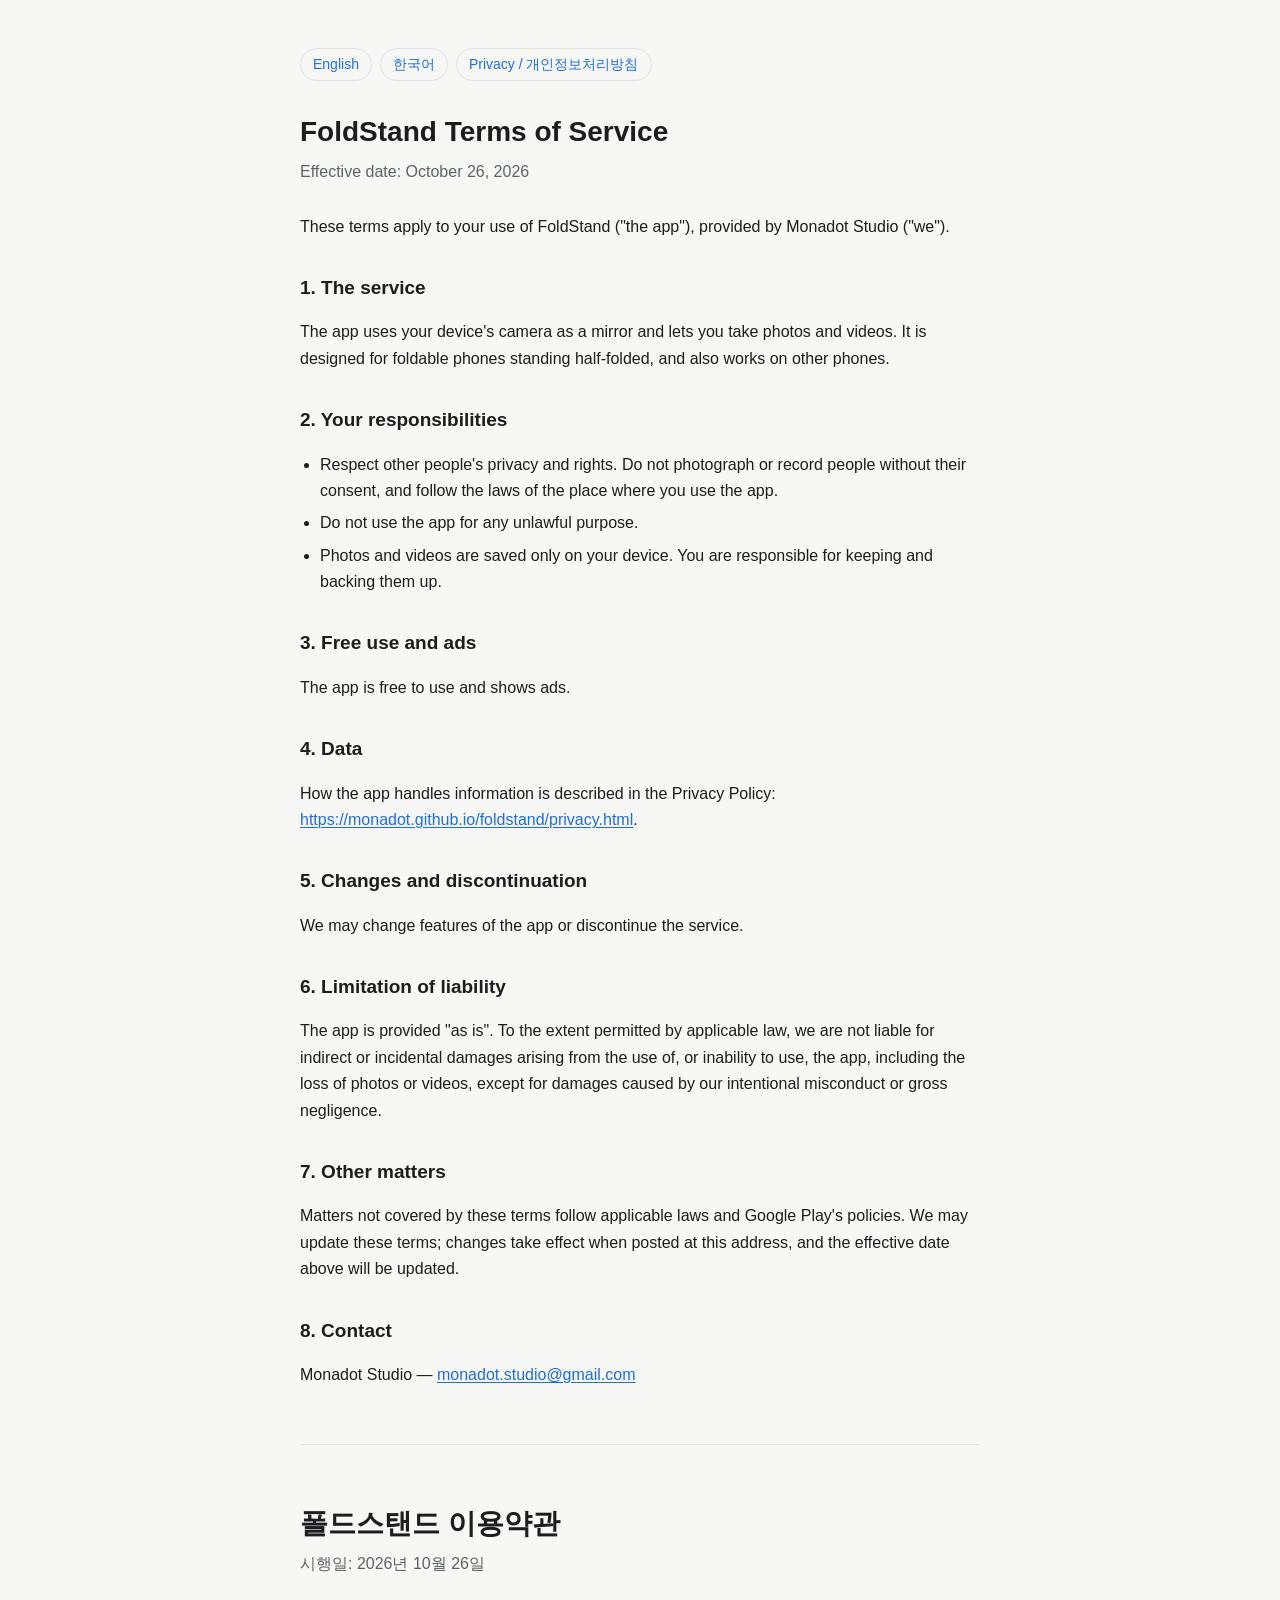
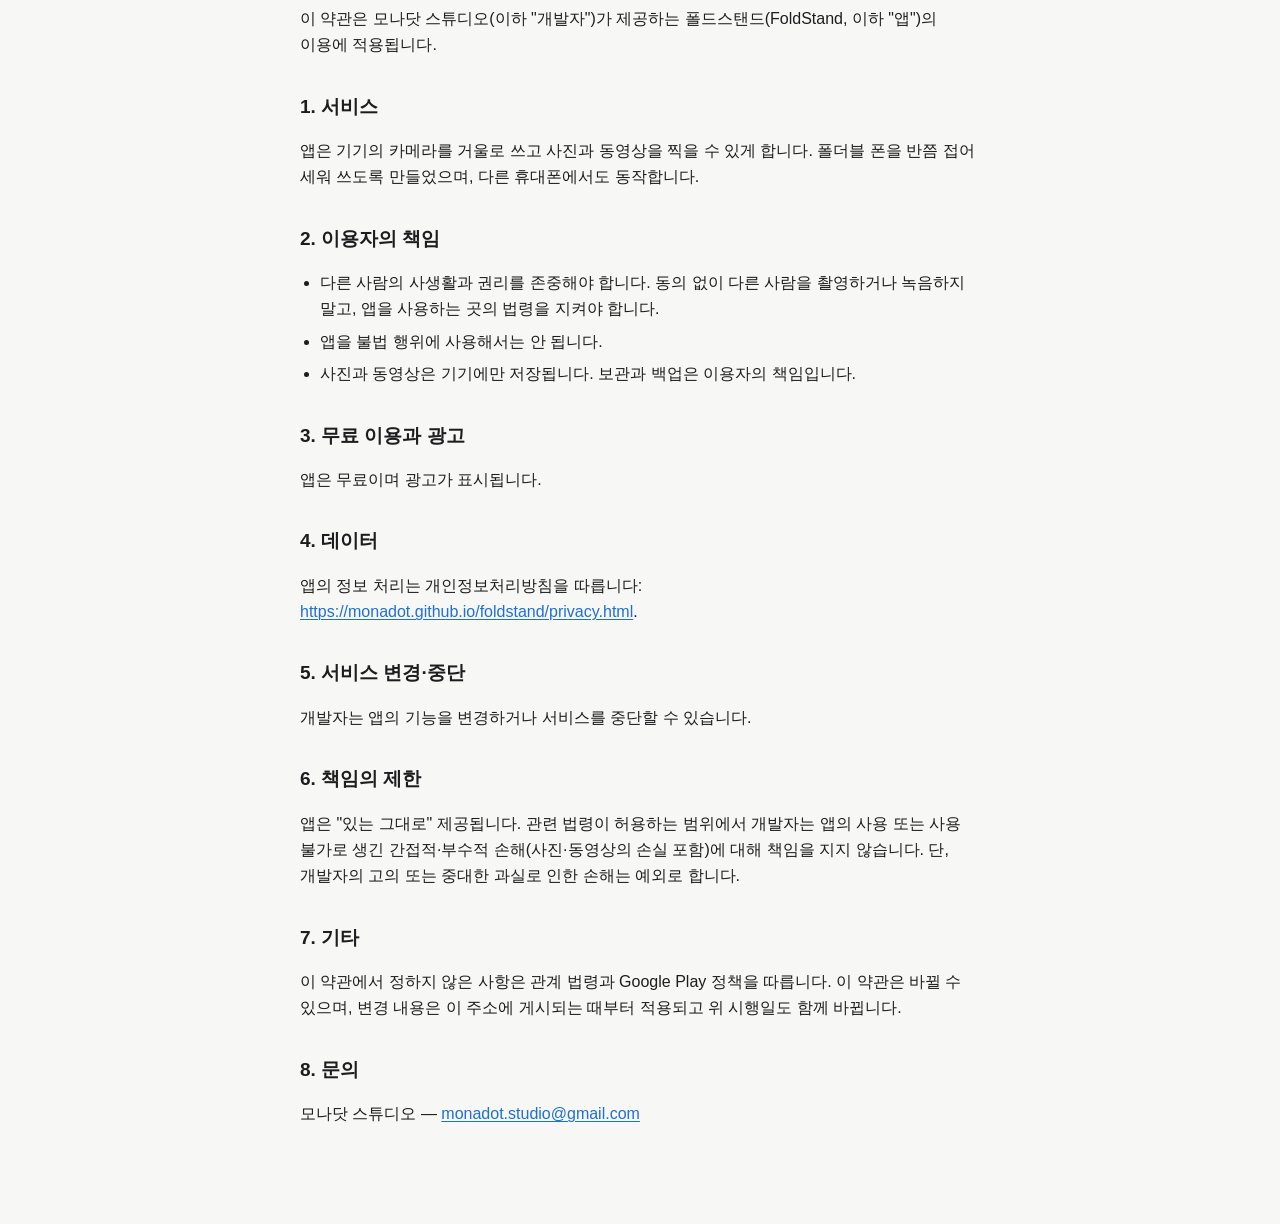
<file: foldstand/terms.html>
<!doctype html>
<html lang="en">
<head>
  <meta charset="utf-8">
  <meta name="viewport" content="width=device-width, initial-scale=1">
  <title>FoldStand Terms of Service</title>
  <link rel="stylesheet" href="/style.css?v=3">
</head>
<body>
<main class="doc">
  <nav class="lang-switch"><a href="#en">English</a><a href="#ko">한국어</a><a href="/foldstand/privacy.html">Privacy / 개인정보처리방침</a></nav>
  <article id="en" lang="en">
<h1>FoldStand Terms of Service</h1>
<p class="meta">Effective date: October 26, 2026</p>
<p>These terms apply to your use of FoldStand ("the app"), provided by Monadot Studio ("we").</p>

<h2>1. The service</h2>
<p>The app uses your device's camera as a mirror and lets you take photos and videos. It is designed for foldable phones standing half-folded, and also works on other phones.</p>

<h2>2. Your responsibilities</h2>
<ul>
<li>Respect other people's privacy and rights. Do not photograph or record people without their consent, and follow the laws of the place where you use the app.</li>
<li>Do not use the app for any unlawful purpose.</li>
<li>Photos and videos are saved only on your device. You are responsible for keeping and backing them up.</li>
</ul>

<h2>3. Free use and ads</h2>
<p>The app is free to use and shows ads.</p>

<h2>4. Data</h2>
<p>How the app handles information is described in the Privacy Policy: <a href="https://monadot.github.io/foldstand/privacy.html">https://monadot.github.io/foldstand/privacy.html</a>.</p>

<h2>5. Changes and discontinuation</h2>
<p>We may change features of the app or discontinue the service.</p>

<h2>6. Limitation of liability</h2>
<p>The app is provided "as is". To the extent permitted by applicable law, we are not liable for indirect or incidental damages arising from the use of, or inability to use, the app, including the loss of photos or videos, except for damages caused by our intentional misconduct or gross negligence.</p>

<h2>7. Other matters</h2>
<p>Matters not covered by these terms follow applicable laws and Google Play's policies. We may update these terms; changes take effect when posted at this address, and the effective date above will be updated.</p>

<h2>8. Contact</h2>
<p>Monadot Studio — <a href="mailto:monadot.studio@gmail.com">monadot.studio@gmail.com</a></p>
  </article>
  <hr>
  <article id="ko" lang="ko">
<h1>폴드스탠드 이용약관</h1>
<p class="meta">시행일: 2026년 10월 26일</p>
<p>이 약관은 모나닷 스튜디오(이하 "개발자")가 제공하는 폴드스탠드(FoldStand, 이하 "앱")의 이용에 적용됩니다.</p>

<h2>1. 서비스</h2>
<p>앱은 기기의 카메라를 거울로 쓰고 사진과 동영상을 찍을 수 있게 합니다. 폴더블 폰을 반쯤 접어 세워 쓰도록 만들었으며, 다른 휴대폰에서도 동작합니다.</p>

<h2>2. 이용자의 책임</h2>
<ul>
<li>다른 사람의 사생활과 권리를 존중해야 합니다. 동의 없이 다른 사람을 촬영하거나 녹음하지 말고, 앱을 사용하는 곳의 법령을 지켜야 합니다.</li>
<li>앱을 불법 행위에 사용해서는 안 됩니다.</li>
<li>사진과 동영상은 기기에만 저장됩니다. 보관과 백업은 이용자의 책임입니다.</li>
</ul>

<h2>3. 무료 이용과 광고</h2>
<p>앱은 무료이며 광고가 표시됩니다.</p>

<h2>4. 데이터</h2>
<p>앱의 정보 처리는 개인정보처리방침을 따릅니다: <a href="https://monadot.github.io/foldstand/privacy.html">https://monadot.github.io/foldstand/privacy.html</a>.</p>

<h2>5. 서비스 변경·중단</h2>
<p>개발자는 앱의 기능을 변경하거나 서비스를 중단할 수 있습니다.</p>

<h2>6. 책임의 제한</h2>
<p>앱은 "있는 그대로" 제공됩니다. 관련 법령이 허용하는 범위에서 개발자는 앱의 사용 또는 사용 불가로 생긴 간접적·부수적 손해(사진·동영상의 손실 포함)에 대해 책임을 지지 않습니다. 단, 개발자의 고의 또는 중대한 과실로 인한 손해는 예외로 합니다.</p>

<h2>7. 기타</h2>
<p>이 약관에서 정하지 않은 사항은 관계 법령과 Google Play 정책을 따릅니다. 이 약관은 바뀔 수 있으며, 변경 내용은 이 주소에 게시되는 때부터 적용되고 위 시행일도 함께 바뀝니다.</p>

<h2>8. 문의</h2>
<p>모나닷 스튜디오 — <a href="mailto:monadot.studio@gmail.com">monadot.studio@gmail.com</a></p>
  </article>
</main>
</body>
</html>
</file>
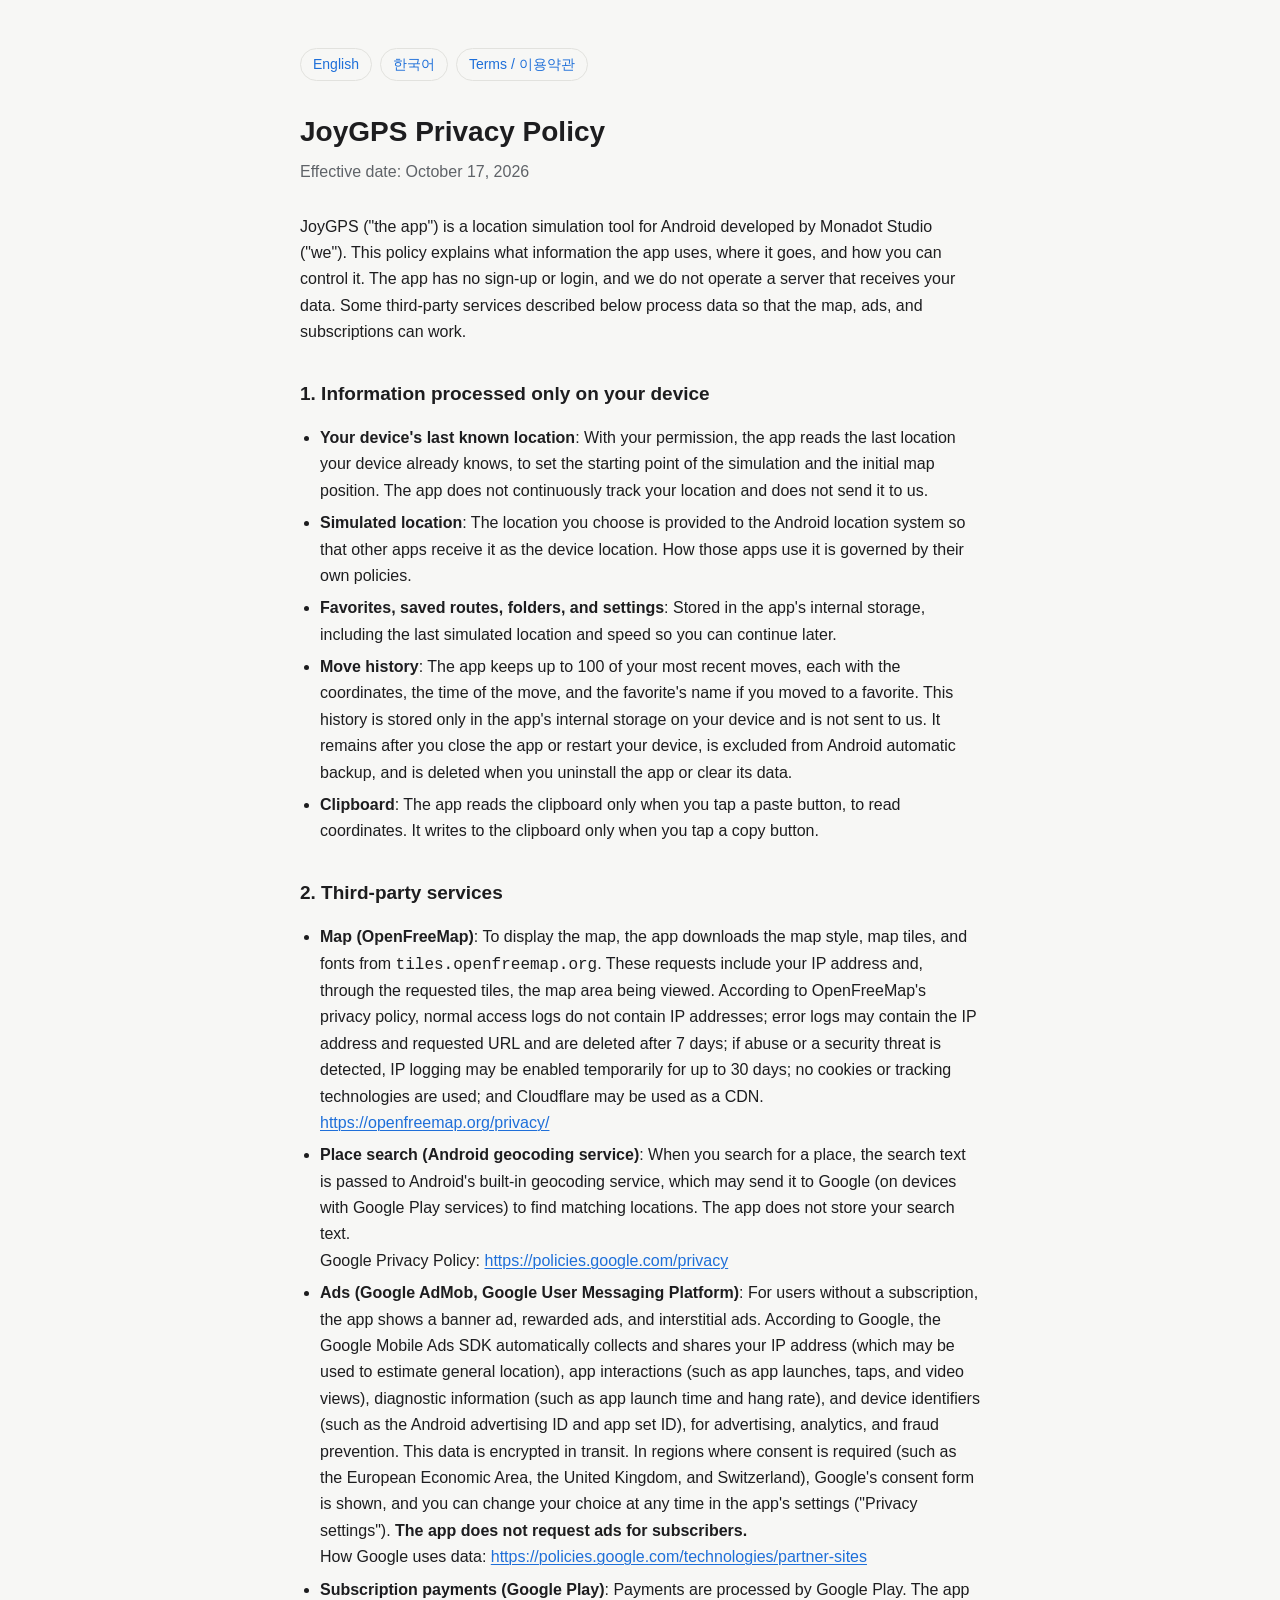
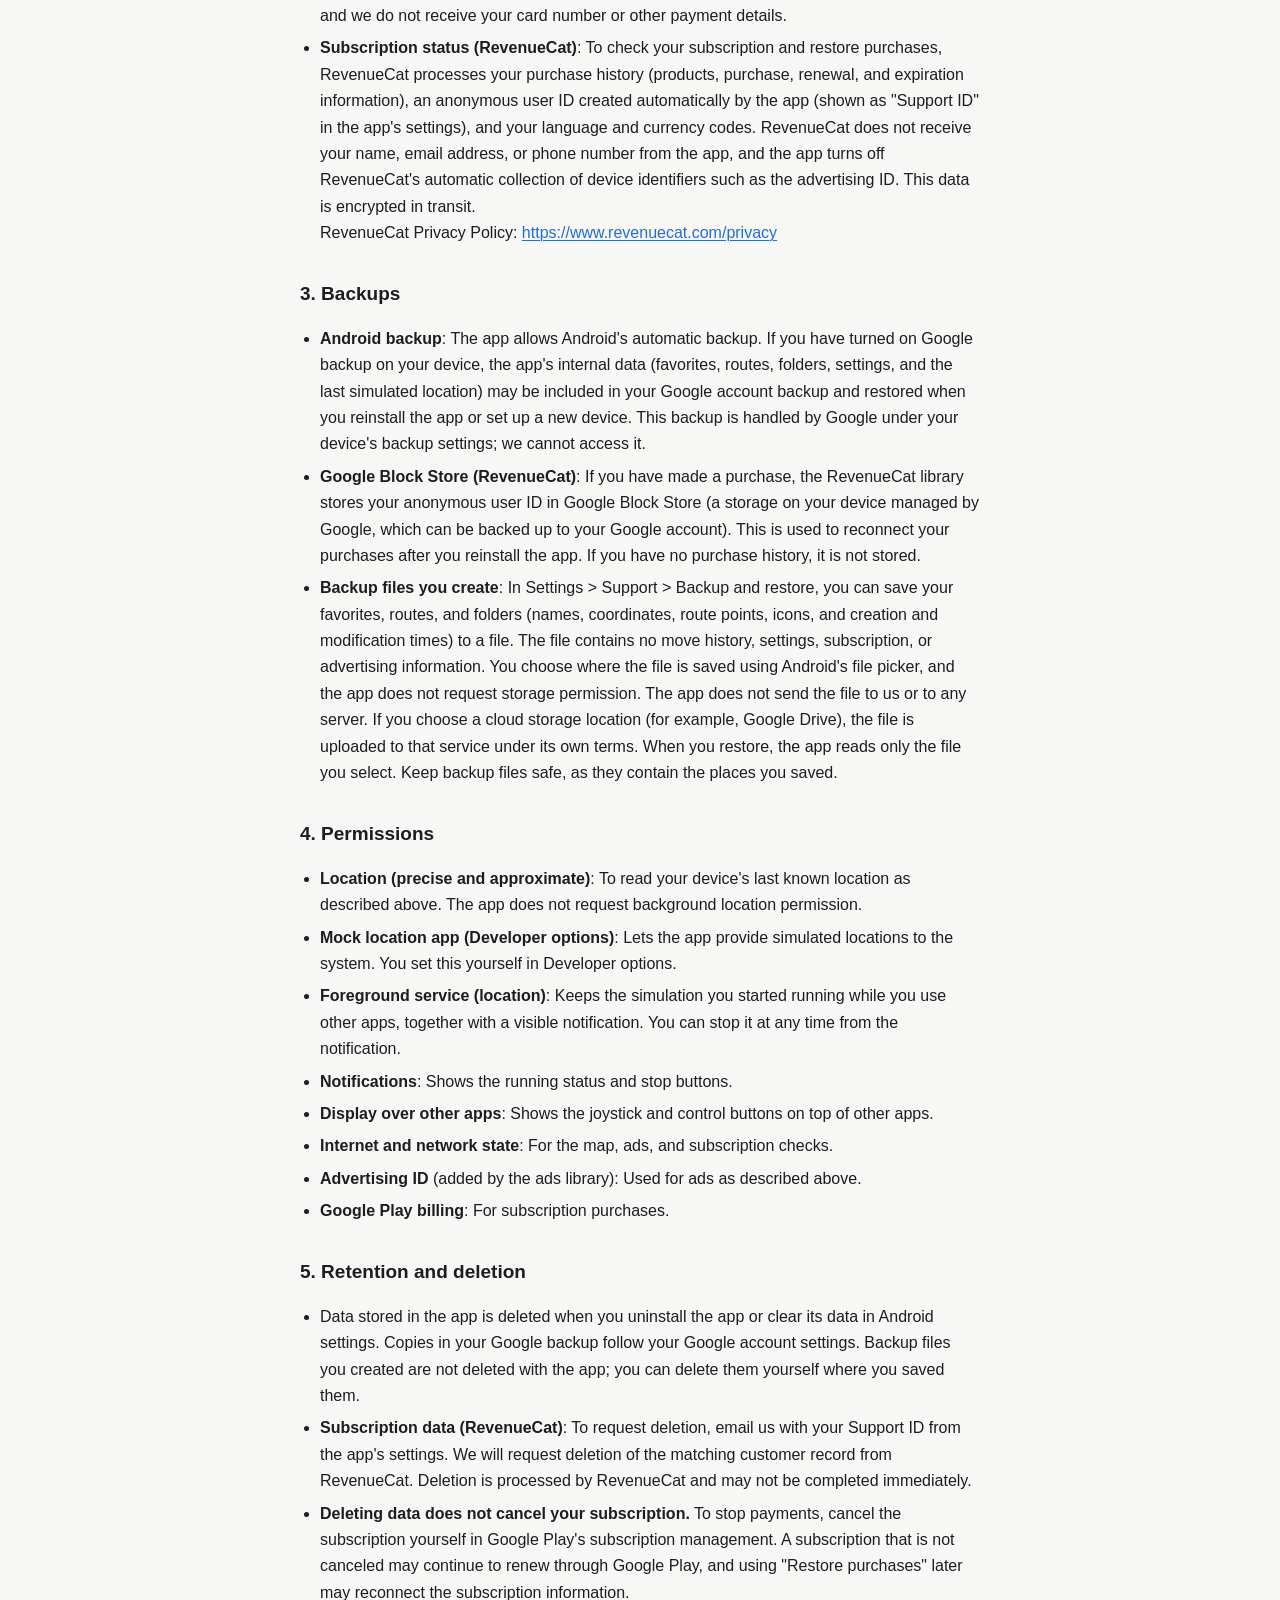
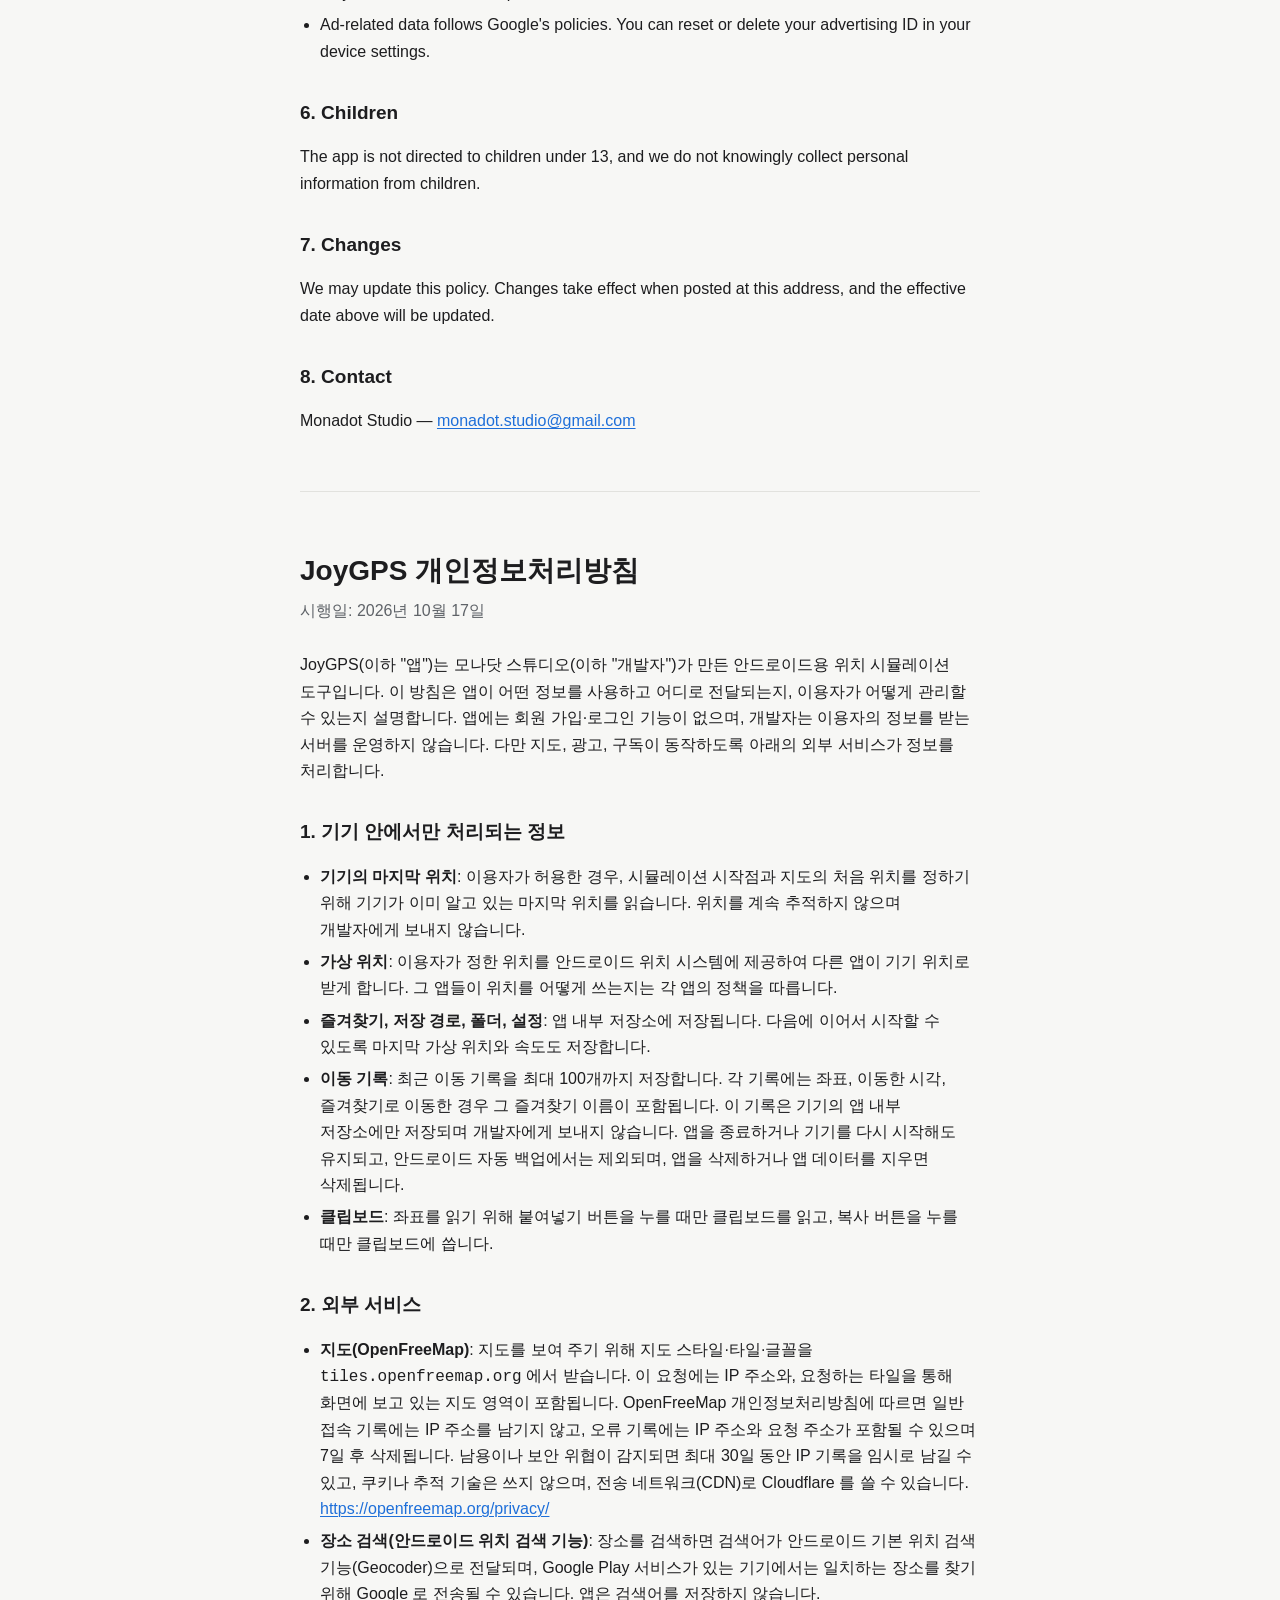
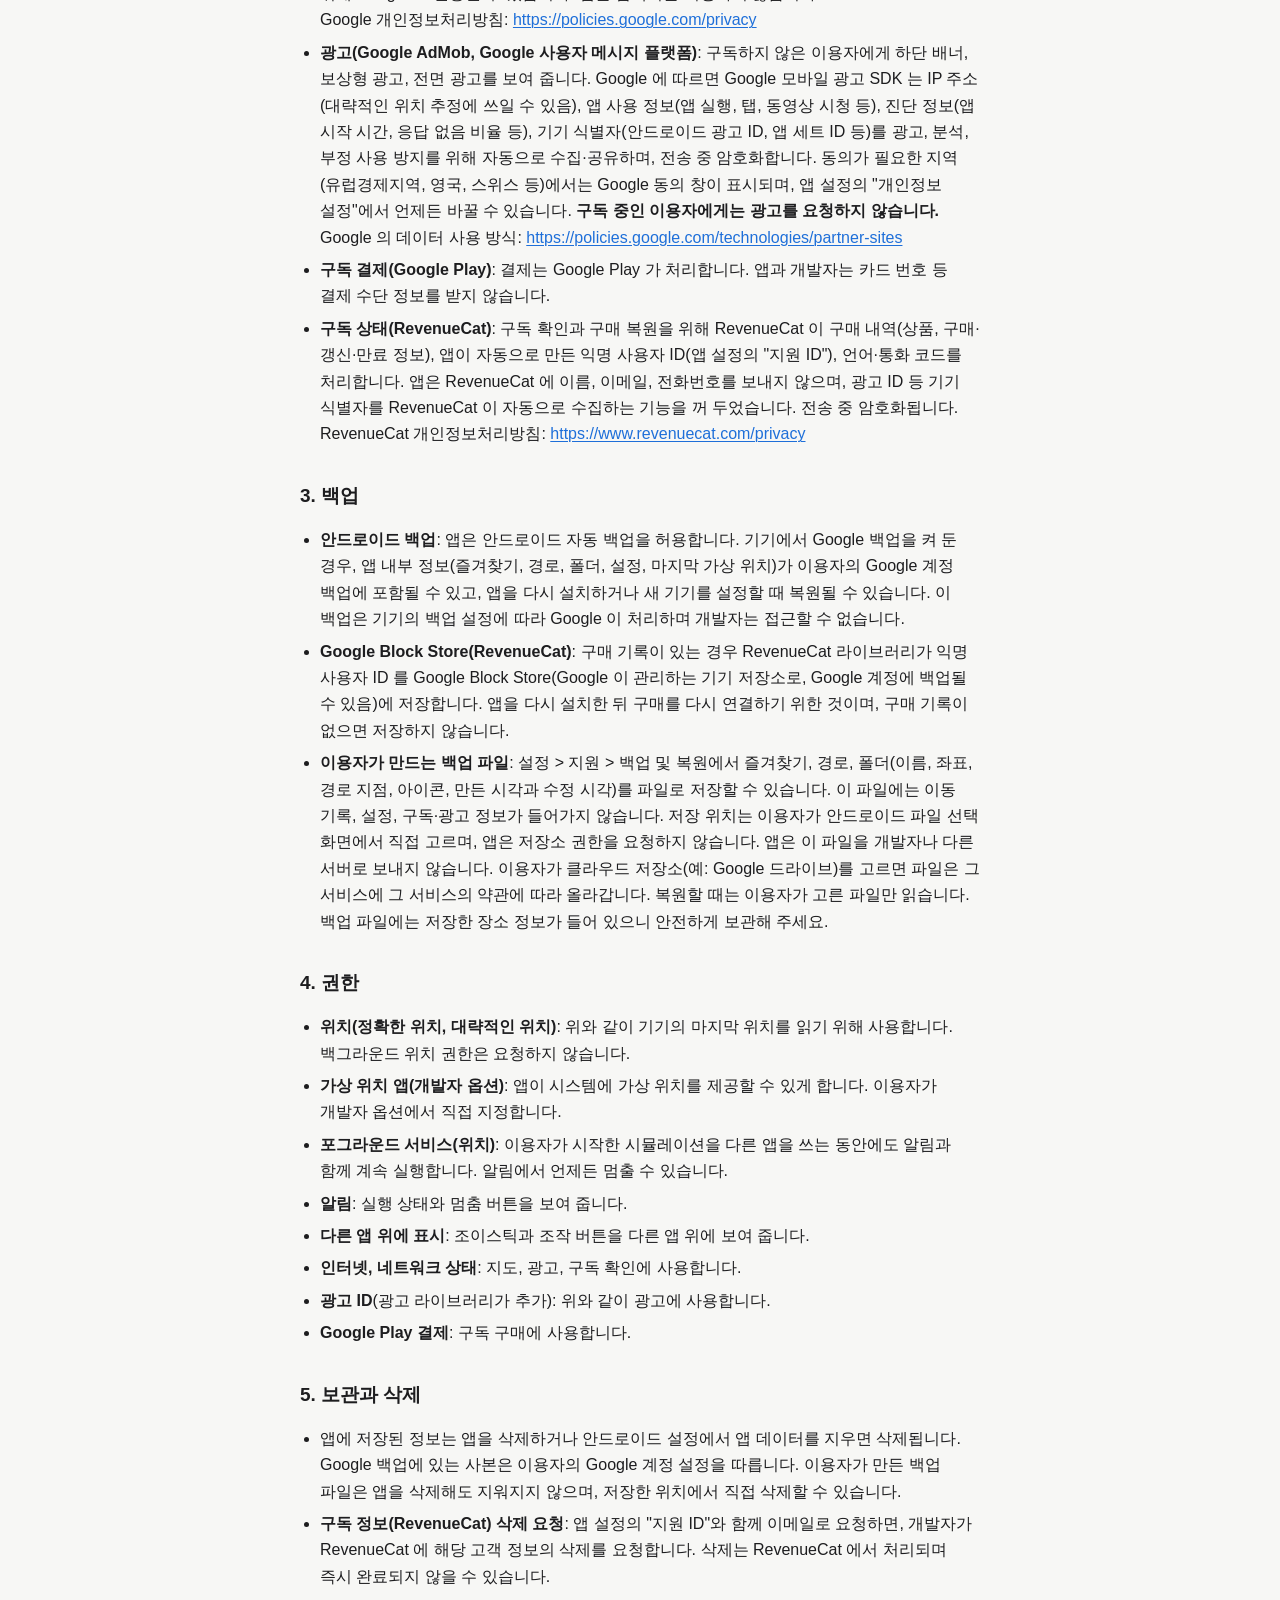
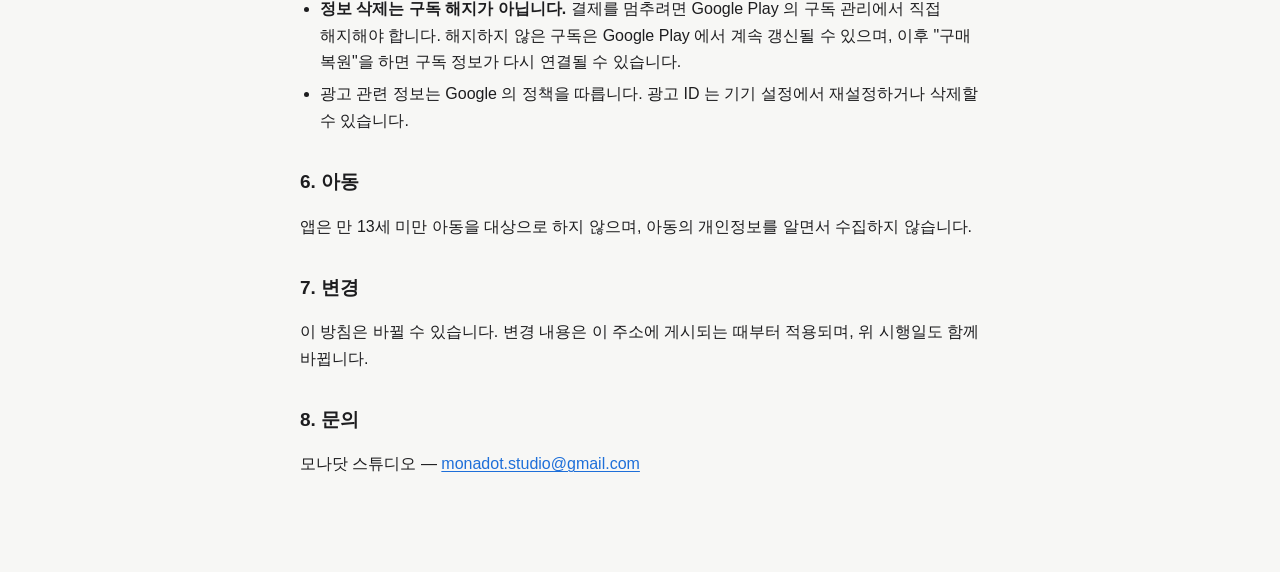
<file: joygps/privacy.html>
<!doctype html>
<html lang="en">
<head>
  <meta charset="utf-8">
  <meta name="viewport" content="width=device-width, initial-scale=1">
  <title>JoyGPS Privacy Policy</title>
  <link rel="stylesheet" href="/style.css?v=3">
</head>
<body>
<main class="doc">
  <nav class="lang-switch"><a href="#en">English</a><a href="#ko">한국어</a><a href="/joygps/terms.html">Terms / 이용약관</a></nav>
  <article id="en" lang="en">
<h1>JoyGPS Privacy Policy</h1>
<p class="meta">Effective date: October 17, 2026</p>
<p>JoyGPS ("the app") is a location simulation tool for Android developed by Monadot Studio ("we"). This policy explains what information the app uses, where it goes, and how you can control it. The app has no sign-up or login, and we do not operate a server that receives your data. Some third-party services described below process data so that the map, ads, and subscriptions can work.</p>

<h2>1. Information processed only on your device</h2>
<ul>
<li><strong>Your device's last known location</strong>: With your permission, the app reads the last location your device already knows, to set the starting point of the simulation and the initial map position. The app does not continuously track your location and does not send it to us.</li>
<li><strong>Simulated location</strong>: The location you choose is provided to the Android location system so that other apps receive it as the device location. How those apps use it is governed by their own policies.</li>
<li><strong>Favorites, saved routes, folders, and settings</strong>: Stored in the app's internal storage, including the last simulated location and speed so you can continue later.</li>
<li><strong>Move history</strong>: The app keeps up to 100 of your most recent moves, each with the coordinates, the time of the move, and the favorite's name if you moved to a favorite. This history is stored only in the app's internal storage on your device and is not sent to us. It remains after you close the app or restart your device, is excluded from Android automatic backup, and is deleted when you uninstall the app or clear its data.</li>
<li><strong>Clipboard</strong>: The app reads the clipboard only when you tap a paste button, to read coordinates. It writes to the clipboard only when you tap a copy button.</li>
</ul>

<h2>2. Third-party services</h2>
<ul>
<li><strong>Map (OpenFreeMap)</strong>: To display the map, the app downloads the map style, map tiles, and fonts from <code>tiles.openfreemap.org</code>. These requests include your IP address and, through the requested tiles, the map area being viewed. According to OpenFreeMap's privacy policy, normal access logs do not contain IP addresses; error logs may contain the IP address and requested URL and are deleted after 7 days; if abuse or a security threat is detected, IP logging may be enabled temporarily for up to 30 days; no cookies or tracking technologies are used; and Cloudflare may be used as a CDN.<br><a href="https://openfreemap.org/privacy/">https://openfreemap.org/privacy/</a></li>
<li><strong>Place search (Android geocoding service)</strong>: When you search for a place, the search text is passed to Android's built-in geocoding service, which may send it to Google (on devices with Google Play services) to find matching locations. The app does not store your search text.<br>Google Privacy Policy: <a href="https://policies.google.com/privacy">https://policies.google.com/privacy</a></li>
<li><strong>Ads (Google AdMob, Google User Messaging Platform)</strong>: For users without a subscription, the app shows a banner ad, rewarded ads, and interstitial ads. According to Google, the Google Mobile Ads SDK automatically collects and shares your IP address (which may be used to estimate general location), app interactions (such as app launches, taps, and video views), diagnostic information (such as app launch time and hang rate), and device identifiers (such as the Android advertising ID and app set ID), for advertising, analytics, and fraud prevention. This data is encrypted in transit. In regions where consent is required (such as the European Economic Area, the United Kingdom, and Switzerland), Google's consent form is shown, and you can change your choice at any time in the app's settings ("Privacy settings"). <strong>The app does not request ads for subscribers.</strong><br>How Google uses data: <a href="https://policies.google.com/technologies/partner-sites">https://policies.google.com/technologies/partner-sites</a></li>
<li><strong>Subscription payments (Google Play)</strong>: Payments are processed by Google Play. The app and we do not receive your card number or other payment details.</li>
<li><strong>Subscription status (RevenueCat)</strong>: To check your subscription and restore purchases, RevenueCat processes your purchase history (products, purchase, renewal, and expiration information), an anonymous user ID created automatically by the app (shown as "Support ID" in the app's settings), and your language and currency codes. RevenueCat does not receive your name, email address, or phone number from the app, and the app turns off RevenueCat's automatic collection of device identifiers such as the advertising ID. This data is encrypted in transit.<br>RevenueCat Privacy Policy: <a href="https://www.revenuecat.com/privacy">https://www.revenuecat.com/privacy</a></li>
</ul>

<h2>3. Backups</h2>
<ul>
<li><strong>Android backup</strong>: The app allows Android's automatic backup. If you have turned on Google backup on your device, the app's internal data (favorites, routes, folders, settings, and the last simulated location) may be included in your Google account backup and restored when you reinstall the app or set up a new device. This backup is handled by Google under your device's backup settings; we cannot access it.</li>
<li><strong>Google Block Store (RevenueCat)</strong>: If you have made a purchase, the RevenueCat library stores your anonymous user ID in Google Block Store (a storage on your device managed by Google, which can be backed up to your Google account). This is used to reconnect your purchases after you reinstall the app. If you have no purchase history, it is not stored.</li>
<li><strong>Backup files you create</strong>: In Settings &gt; Support &gt; Backup and restore, you can save your favorites, routes, and folders (names, coordinates, route points, icons, and creation and modification times) to a file. The file contains no move history, settings, subscription, or advertising information. You choose where the file is saved using Android's file picker, and the app does not request storage permission. The app does not send the file to us or to any server. If you choose a cloud storage location (for example, Google Drive), the file is uploaded to that service under its own terms. When you restore, the app reads only the file you select. Keep backup files safe, as they contain the places you saved.</li>
</ul>

<h2>4. Permissions</h2>
<ul>
<li><strong>Location (precise and approximate)</strong>: To read your device's last known location as described above. The app does not request background location permission.</li>
<li><strong>Mock location app (Developer options)</strong>: Lets the app provide simulated locations to the system. You set this yourself in Developer options.</li>
<li><strong>Foreground service (location)</strong>: Keeps the simulation you started running while you use other apps, together with a visible notification. You can stop it at any time from the notification.</li>
<li><strong>Notifications</strong>: Shows the running status and stop buttons.</li>
<li><strong>Display over other apps</strong>: Shows the joystick and control buttons on top of other apps.</li>
<li><strong>Internet and network state</strong>: For the map, ads, and subscription checks.</li>
<li><strong>Advertising ID</strong> (added by the ads library): Used for ads as described above.</li>
<li><strong>Google Play billing</strong>: For subscription purchases.</li>
</ul>

<h2>5. Retention and deletion</h2>
<ul>
<li>Data stored in the app is deleted when you uninstall the app or clear its data in Android settings. Copies in your Google backup follow your Google account settings. Backup files you created are not deleted with the app; you can delete them yourself where you saved them.</li>
<li><strong>Subscription data (RevenueCat)</strong>: To request deletion, email us with your Support ID from the app's settings. We will request deletion of the matching customer record from RevenueCat. Deletion is processed by RevenueCat and may not be completed immediately.</li>
<li><strong>Deleting data does not cancel your subscription.</strong> To stop payments, cancel the subscription yourself in Google Play's subscription management. A subscription that is not canceled may continue to renew through Google Play, and using "Restore purchases" later may reconnect the subscription information.</li>
<li>Ad-related data follows Google's policies. You can reset or delete your advertising ID in your device settings.</li>
</ul>

<h2>6. Children</h2>
<p>The app is not directed to children under 13, and we do not knowingly collect personal information from children.</p>

<h2>7. Changes</h2>
<p>We may update this policy. Changes take effect when posted at this address, and the effective date above will be updated.</p>

<h2>8. Contact</h2>
<p>Monadot Studio — <a href="mailto:monadot.studio@gmail.com">monadot.studio@gmail.com</a></p>
  </article>
  <hr>
  <article id="ko" lang="ko">
<h1>JoyGPS 개인정보처리방침</h1>
<p class="meta">시행일: 2026년 10월 17일</p>
<p>JoyGPS(이하 "앱")는 모나닷 스튜디오(이하 "개발자")가 만든 안드로이드용 위치 시뮬레이션 도구입니다. 이 방침은 앱이 어떤 정보를 사용하고 어디로 전달되는지, 이용자가 어떻게 관리할 수 있는지 설명합니다. 앱에는 회원 가입·로그인 기능이 없으며, 개발자는 이용자의 정보를 받는 서버를 운영하지 않습니다. 다만 지도, 광고, 구독이 동작하도록 아래의 외부 서비스가 정보를 처리합니다.</p>

<h2>1. 기기 안에서만 처리되는 정보</h2>
<ul>
<li><strong>기기의 마지막 위치</strong>: 이용자가 허용한 경우, 시뮬레이션 시작점과 지도의 처음 위치를 정하기 위해 기기가 이미 알고 있는 마지막 위치를 읽습니다. 위치를 계속 추적하지 않으며 개발자에게 보내지 않습니다.</li>
<li><strong>가상 위치</strong>: 이용자가 정한 위치를 안드로이드 위치 시스템에 제공하여 다른 앱이 기기 위치로 받게 합니다. 그 앱들이 위치를 어떻게 쓰는지는 각 앱의 정책을 따릅니다.</li>
<li><strong>즐겨찾기, 저장 경로, 폴더, 설정</strong>: 앱 내부 저장소에 저장됩니다. 다음에 이어서 시작할 수 있도록 마지막 가상 위치와 속도도 저장합니다.</li>
<li><strong>이동 기록</strong>: 최근 이동 기록을 최대 100개까지 저장합니다. 각 기록에는 좌표, 이동한 시각, 즐겨찾기로 이동한 경우 그 즐겨찾기 이름이 포함됩니다. 이 기록은 기기의 앱 내부 저장소에만 저장되며 개발자에게 보내지 않습니다. 앱을 종료하거나 기기를 다시 시작해도 유지되고, 안드로이드 자동 백업에서는 제외되며, 앱을 삭제하거나 앱 데이터를 지우면 삭제됩니다.</li>
<li><strong>클립보드</strong>: 좌표를 읽기 위해 붙여넣기 버튼을 누를 때만 클립보드를 읽고, 복사 버튼을 누를 때만 클립보드에 씁니다.</li>
</ul>

<h2>2. 외부 서비스</h2>
<ul>
<li><strong>지도(OpenFreeMap)</strong>: 지도를 보여 주기 위해 지도 스타일·타일·글꼴을 <code>tiles.openfreemap.org</code> 에서 받습니다. 이 요청에는 IP 주소와, 요청하는 타일을 통해 화면에 보고 있는 지도 영역이 포함됩니다. OpenFreeMap 개인정보처리방침에 따르면 일반 접속 기록에는 IP 주소를 남기지 않고, 오류 기록에는 IP 주소와 요청 주소가 포함될 수 있으며 7일 후 삭제됩니다. 남용이나 보안 위협이 감지되면 최대 30일 동안 IP 기록을 임시로 남길 수 있고, 쿠키나 추적 기술은 쓰지 않으며, 전송 네트워크(CDN)로 Cloudflare 를 쓸 수 있습니다.<br><a href="https://openfreemap.org/privacy/">https://openfreemap.org/privacy/</a></li>
<li><strong>장소 검색(안드로이드 위치 검색 기능)</strong>: 장소를 검색하면 검색어가 안드로이드 기본 위치 검색 기능(Geocoder)으로 전달되며, Google Play 서비스가 있는 기기에서는 일치하는 장소를 찾기 위해 Google 로 전송될 수 있습니다. 앱은 검색어를 저장하지 않습니다.<br>Google 개인정보처리방침: <a href="https://policies.google.com/privacy">https://policies.google.com/privacy</a></li>
<li><strong>광고(Google AdMob, Google 사용자 메시지 플랫폼)</strong>: 구독하지 않은 이용자에게 하단 배너, 보상형 광고, 전면 광고를 보여 줍니다. Google 에 따르면 Google 모바일 광고 SDK 는 IP 주소(대략적인 위치 추정에 쓰일 수 있음), 앱 사용 정보(앱 실행, 탭, 동영상 시청 등), 진단 정보(앱 시작 시간, 응답 없음 비율 등), 기기 식별자(안드로이드 광고 ID, 앱 세트 ID 등)를 광고, 분석, 부정 사용 방지를 위해 자동으로 수집·공유하며, 전송 중 암호화합니다. 동의가 필요한 지역(유럽경제지역, 영국, 스위스 등)에서는 Google 동의 창이 표시되며, 앱 설정의 "개인정보 설정"에서 언제든 바꿀 수 있습니다. <strong>구독 중인 이용자에게는 광고를 요청하지 않습니다.</strong><br>Google 의 데이터 사용 방식: <a href="https://policies.google.com/technologies/partner-sites">https://policies.google.com/technologies/partner-sites</a></li>
<li><strong>구독 결제(Google Play)</strong>: 결제는 Google Play 가 처리합니다. 앱과 개발자는 카드 번호 등 결제 수단 정보를 받지 않습니다.</li>
<li><strong>구독 상태(RevenueCat)</strong>: 구독 확인과 구매 복원을 위해 RevenueCat 이 구매 내역(상품, 구매·갱신·만료 정보), 앱이 자동으로 만든 익명 사용자 ID(앱 설정의 "지원 ID"), 언어·통화 코드를 처리합니다. 앱은 RevenueCat 에 이름, 이메일, 전화번호를 보내지 않으며, 광고 ID 등 기기 식별자를 RevenueCat 이 자동으로 수집하는 기능을 꺼 두었습니다. 전송 중 암호화됩니다.<br>RevenueCat 개인정보처리방침: <a href="https://www.revenuecat.com/privacy">https://www.revenuecat.com/privacy</a></li>
</ul>

<h2>3. 백업</h2>
<ul>
<li><strong>안드로이드 백업</strong>: 앱은 안드로이드 자동 백업을 허용합니다. 기기에서 Google 백업을 켜 둔 경우, 앱 내부 정보(즐겨찾기, 경로, 폴더, 설정, 마지막 가상 위치)가 이용자의 Google 계정 백업에 포함될 수 있고, 앱을 다시 설치하거나 새 기기를 설정할 때 복원될 수 있습니다. 이 백업은 기기의 백업 설정에 따라 Google 이 처리하며 개발자는 접근할 수 없습니다.</li>
<li><strong>Google Block Store(RevenueCat)</strong>: 구매 기록이 있는 경우 RevenueCat 라이브러리가 익명 사용자 ID 를 Google Block Store(Google 이 관리하는 기기 저장소로, Google 계정에 백업될 수 있음)에 저장합니다. 앱을 다시 설치한 뒤 구매를 다시 연결하기 위한 것이며, 구매 기록이 없으면 저장하지 않습니다.</li>
<li><strong>이용자가 만드는 백업 파일</strong>: 설정 &gt; 지원 &gt; 백업 및 복원에서 즐겨찾기, 경로, 폴더(이름, 좌표, 경로 지점, 아이콘, 만든 시각과 수정 시각)를 파일로 저장할 수 있습니다. 이 파일에는 이동 기록, 설정, 구독·광고 정보가 들어가지 않습니다. 저장 위치는 이용자가 안드로이드 파일 선택 화면에서 직접 고르며, 앱은 저장소 권한을 요청하지 않습니다. 앱은 이 파일을 개발자나 다른 서버로 보내지 않습니다. 이용자가 클라우드 저장소(예: Google 드라이브)를 고르면 파일은 그 서비스에 그 서비스의 약관에 따라 올라갑니다. 복원할 때는 이용자가 고른 파일만 읽습니다. 백업 파일에는 저장한 장소 정보가 들어 있으니 안전하게 보관해 주세요.</li>
</ul>

<h2>4. 권한</h2>
<ul>
<li><strong>위치(정확한 위치, 대략적인 위치)</strong>: 위와 같이 기기의 마지막 위치를 읽기 위해 사용합니다. 백그라운드 위치 권한은 요청하지 않습니다.</li>
<li><strong>가상 위치 앱(개발자 옵션)</strong>: 앱이 시스템에 가상 위치를 제공할 수 있게 합니다. 이용자가 개발자 옵션에서 직접 지정합니다.</li>
<li><strong>포그라운드 서비스(위치)</strong>: 이용자가 시작한 시뮬레이션을 다른 앱을 쓰는 동안에도 알림과 함께 계속 실행합니다. 알림에서 언제든 멈출 수 있습니다.</li>
<li><strong>알림</strong>: 실행 상태와 멈춤 버튼을 보여 줍니다.</li>
<li><strong>다른 앱 위에 표시</strong>: 조이스틱과 조작 버튼을 다른 앱 위에 보여 줍니다.</li>
<li><strong>인터넷, 네트워크 상태</strong>: 지도, 광고, 구독 확인에 사용합니다.</li>
<li><strong>광고 ID</strong>(광고 라이브러리가 추가): 위와 같이 광고에 사용합니다.</li>
<li><strong>Google Play 결제</strong>: 구독 구매에 사용합니다.</li>
</ul>

<h2>5. 보관과 삭제</h2>
<ul>
<li>앱에 저장된 정보는 앱을 삭제하거나 안드로이드 설정에서 앱 데이터를 지우면 삭제됩니다. Google 백업에 있는 사본은 이용자의 Google 계정 설정을 따릅니다. 이용자가 만든 백업 파일은 앱을 삭제해도 지워지지 않으며, 저장한 위치에서 직접 삭제할 수 있습니다.</li>
<li><strong>구독 정보(RevenueCat) 삭제 요청</strong>: 앱 설정의 "지원 ID"와 함께 이메일로 요청하면, 개발자가 RevenueCat 에 해당 고객 정보의 삭제를 요청합니다. 삭제는 RevenueCat 에서 처리되며 즉시 완료되지 않을 수 있습니다.</li>
<li><strong>정보 삭제는 구독 해지가 아닙니다.</strong> 결제를 멈추려면 Google Play 의 구독 관리에서 직접 해지해야 합니다. 해지하지 않은 구독은 Google Play 에서 계속 갱신될 수 있으며, 이후 "구매 복원"을 하면 구독 정보가 다시 연결될 수 있습니다.</li>
<li>광고 관련 정보는 Google 의 정책을 따릅니다. 광고 ID 는 기기 설정에서 재설정하거나 삭제할 수 있습니다.</li>
</ul>

<h2>6. 아동</h2>
<p>앱은 만 13세 미만 아동을 대상으로 하지 않으며, 아동의 개인정보를 알면서 수집하지 않습니다.</p>

<h2>7. 변경</h2>
<p>이 방침은 바뀔 수 있습니다. 변경 내용은 이 주소에 게시되는 때부터 적용되며, 위 시행일도 함께 바뀝니다.</p>

<h2>8. 문의</h2>
<p>모나닷 스튜디오 — <a href="mailto:monadot.studio@gmail.com">monadot.studio@gmail.com</a></p>
  </article>
</main>
</body>
</html>
</file>
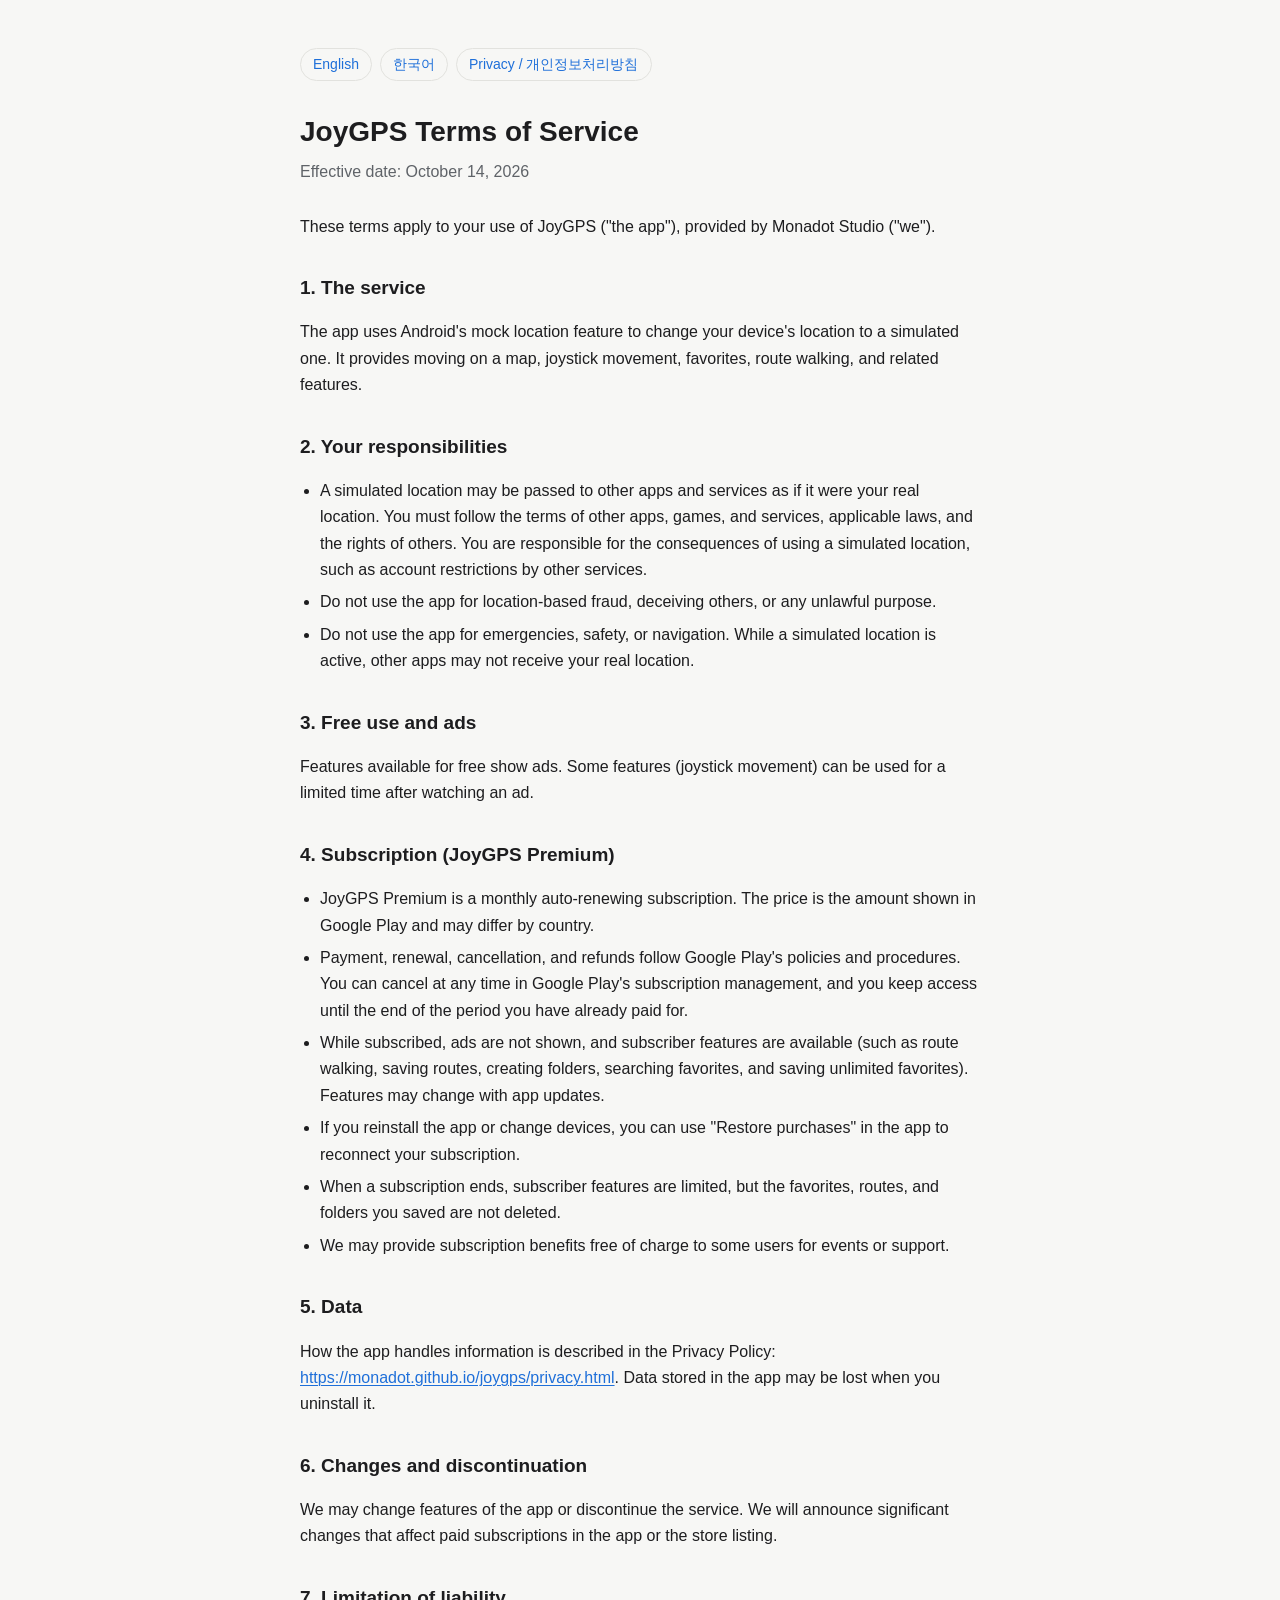
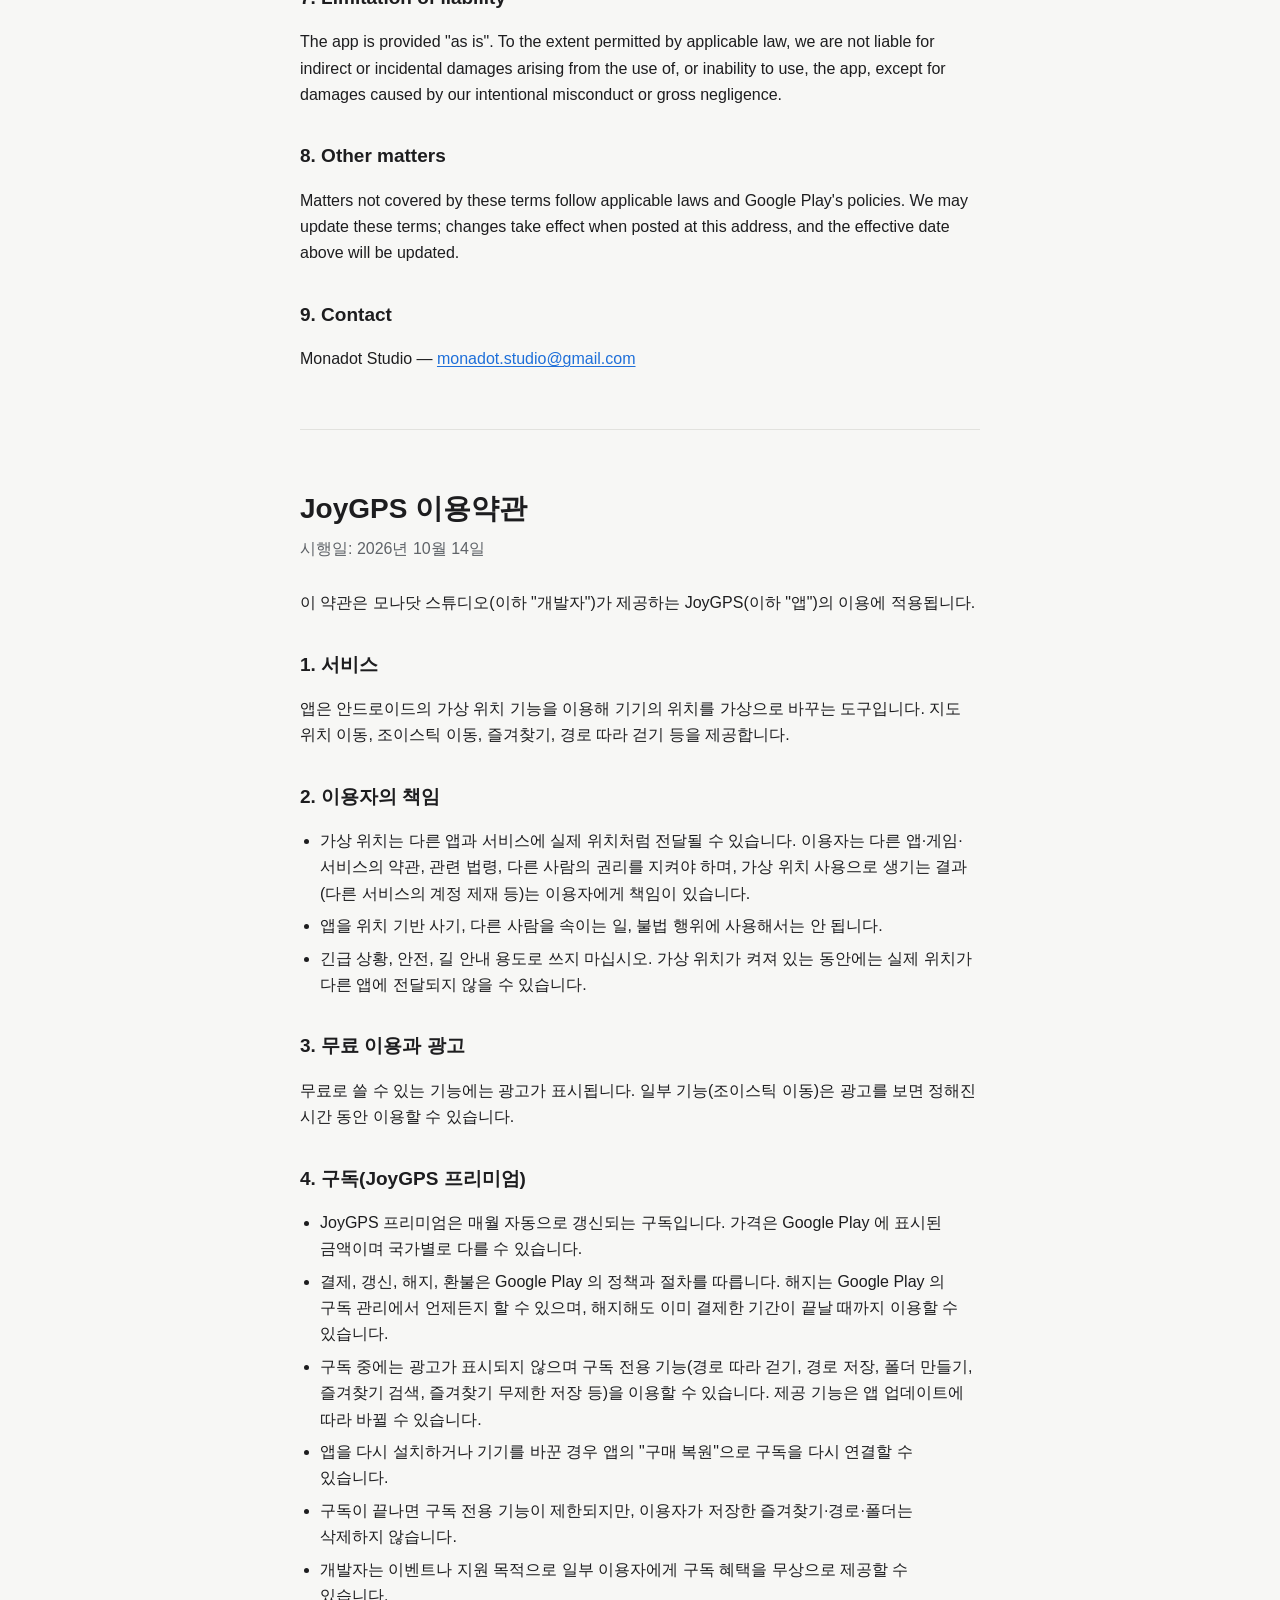
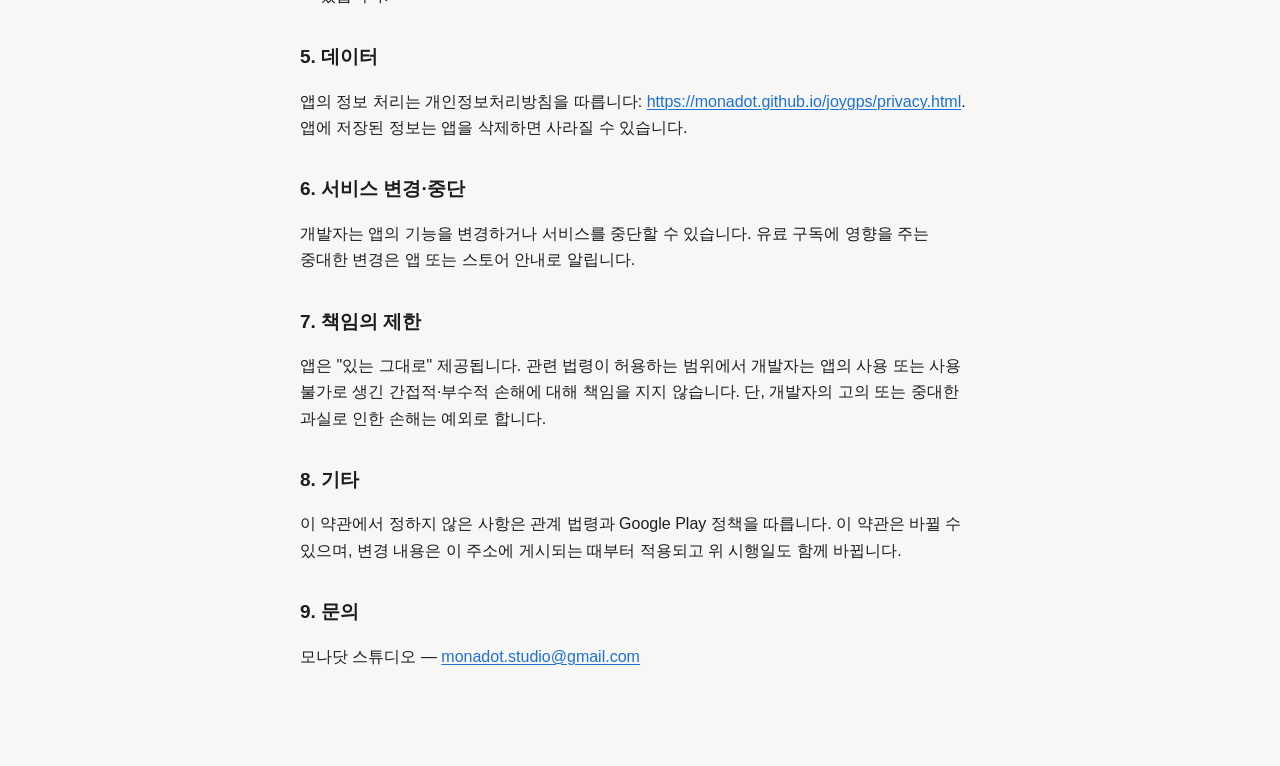
<file: joygps/terms.html>
<!doctype html>
<html lang="en">
<head>
  <meta charset="utf-8">
  <meta name="viewport" content="width=device-width, initial-scale=1">
  <title>JoyGPS Terms of Service</title>
  <link rel="stylesheet" href="/style.css?v=3">
</head>
<body>
<main class="doc">
  <nav class="lang-switch"><a href="#en">English</a><a href="#ko">한국어</a><a href="/joygps/privacy.html">Privacy / 개인정보처리방침</a></nav>
  <article id="en" lang="en">
<h1>JoyGPS Terms of Service</h1>
<p class="meta">Effective date: October 14, 2026</p>
<p>These terms apply to your use of JoyGPS ("the app"), provided by Monadot Studio ("we").</p>

<h2>1. The service</h2>
<p>The app uses Android's mock location feature to change your device's location to a simulated one. It provides moving on a map, joystick movement, favorites, route walking, and related features.</p>

<h2>2. Your responsibilities</h2>
<ul>
<li>A simulated location may be passed to other apps and services as if it were your real location. You must follow the terms of other apps, games, and services, applicable laws, and the rights of others. You are responsible for the consequences of using a simulated location, such as account restrictions by other services.</li>
<li>Do not use the app for location-based fraud, deceiving others, or any unlawful purpose.</li>
<li>Do not use the app for emergencies, safety, or navigation. While a simulated location is active, other apps may not receive your real location.</li>
</ul>

<h2>3. Free use and ads</h2>
<p>Features available for free show ads. Some features (joystick movement) can be used for a limited time after watching an ad.</p>

<h2>4. Subscription (JoyGPS Premium)</h2>
<ul>
<li>JoyGPS Premium is a monthly auto-renewing subscription. The price is the amount shown in Google Play and may differ by country.</li>
<li>Payment, renewal, cancellation, and refunds follow Google Play's policies and procedures. You can cancel at any time in Google Play's subscription management, and you keep access until the end of the period you have already paid for.</li>
<li>While subscribed, ads are not shown, and subscriber features are available (such as route walking, saving routes, creating folders, searching favorites, and saving unlimited favorites). Features may change with app updates.</li>
<li>If you reinstall the app or change devices, you can use "Restore purchases" in the app to reconnect your subscription.</li>
<li>When a subscription ends, subscriber features are limited, but the favorites, routes, and folders you saved are not deleted.</li>
<li>We may provide subscription benefits free of charge to some users for events or support.</li>
</ul>

<h2>5. Data</h2>
<p>How the app handles information is described in the Privacy Policy: <a href="https://monadot.github.io/joygps/privacy.html">https://monadot.github.io/joygps/privacy.html</a>. Data stored in the app may be lost when you uninstall it.</p>

<h2>6. Changes and discontinuation</h2>
<p>We may change features of the app or discontinue the service. We will announce significant changes that affect paid subscriptions in the app or the store listing.</p>

<h2>7. Limitation of liability</h2>
<p>The app is provided "as is". To the extent permitted by applicable law, we are not liable for indirect or incidental damages arising from the use of, or inability to use, the app, except for damages caused by our intentional misconduct or gross negligence.</p>

<h2>8. Other matters</h2>
<p>Matters not covered by these terms follow applicable laws and Google Play's policies. We may update these terms; changes take effect when posted at this address, and the effective date above will be updated.</p>

<h2>9. Contact</h2>
<p>Monadot Studio — <a href="mailto:monadot.studio@gmail.com">monadot.studio@gmail.com</a></p>
  </article>
  <hr>
  <article id="ko" lang="ko">
<h1>JoyGPS 이용약관</h1>
<p class="meta">시행일: 2026년 10월 14일</p>
<p>이 약관은 모나닷 스튜디오(이하 "개발자")가 제공하는 JoyGPS(이하 "앱")의 이용에 적용됩니다.</p>

<h2>1. 서비스</h2>
<p>앱은 안드로이드의 가상 위치 기능을 이용해 기기의 위치를 가상으로 바꾸는 도구입니다. 지도 위치 이동, 조이스틱 이동, 즐겨찾기, 경로 따라 걷기 등을 제공합니다.</p>

<h2>2. 이용자의 책임</h2>
<ul>
<li>가상 위치는 다른 앱과 서비스에 실제 위치처럼 전달될 수 있습니다. 이용자는 다른 앱·게임·서비스의 약관, 관련 법령, 다른 사람의 권리를 지켜야 하며, 가상 위치 사용으로 생기는 결과(다른 서비스의 계정 제재 등)는 이용자에게 책임이 있습니다.</li>
<li>앱을 위치 기반 사기, 다른 사람을 속이는 일, 불법 행위에 사용해서는 안 됩니다.</li>
<li>긴급 상황, 안전, 길 안내 용도로 쓰지 마십시오. 가상 위치가 켜져 있는 동안에는 실제 위치가 다른 앱에 전달되지 않을 수 있습니다.</li>
</ul>

<h2>3. 무료 이용과 광고</h2>
<p>무료로 쓸 수 있는 기능에는 광고가 표시됩니다. 일부 기능(조이스틱 이동)은 광고를 보면 정해진 시간 동안 이용할 수 있습니다.</p>

<h2>4. 구독(JoyGPS 프리미엄)</h2>
<ul>
<li>JoyGPS 프리미엄은 매월 자동으로 갱신되는 구독입니다. 가격은 Google Play 에 표시된 금액이며 국가별로 다를 수 있습니다.</li>
<li>결제, 갱신, 해지, 환불은 Google Play 의 정책과 절차를 따릅니다. 해지는 Google Play 의 구독 관리에서 언제든지 할 수 있으며, 해지해도 이미 결제한 기간이 끝날 때까지 이용할 수 있습니다.</li>
<li>구독 중에는 광고가 표시되지 않으며 구독 전용 기능(경로 따라 걷기, 경로 저장, 폴더 만들기, 즐겨찾기 검색, 즐겨찾기 무제한 저장 등)을 이용할 수 있습니다. 제공 기능은 앱 업데이트에 따라 바뀔 수 있습니다.</li>
<li>앱을 다시 설치하거나 기기를 바꾼 경우 앱의 "구매 복원"으로 구독을 다시 연결할 수 있습니다.</li>
<li>구독이 끝나면 구독 전용 기능이 제한되지만, 이용자가 저장한 즐겨찾기·경로·폴더는 삭제하지 않습니다.</li>
<li>개발자는 이벤트나 지원 목적으로 일부 이용자에게 구독 혜택을 무상으로 제공할 수 있습니다.</li>
</ul>

<h2>5. 데이터</h2>
<p>앱의 정보 처리는 개인정보처리방침을 따릅니다: <a href="https://monadot.github.io/joygps/privacy.html">https://monadot.github.io/joygps/privacy.html</a>. 앱에 저장된 정보는 앱을 삭제하면 사라질 수 있습니다.</p>

<h2>6. 서비스 변경·중단</h2>
<p>개발자는 앱의 기능을 변경하거나 서비스를 중단할 수 있습니다. 유료 구독에 영향을 주는 중대한 변경은 앱 또는 스토어 안내로 알립니다.</p>

<h2>7. 책임의 제한</h2>
<p>앱은 "있는 그대로" 제공됩니다. 관련 법령이 허용하는 범위에서 개발자는 앱의 사용 또는 사용 불가로 생긴 간접적·부수적 손해에 대해 책임을 지지 않습니다. 단, 개발자의 고의 또는 중대한 과실로 인한 손해는 예외로 합니다.</p>

<h2>8. 기타</h2>
<p>이 약관에서 정하지 않은 사항은 관계 법령과 Google Play 정책을 따릅니다. 이 약관은 바뀔 수 있으며, 변경 내용은 이 주소에 게시되는 때부터 적용되고 위 시행일도 함께 바뀝니다.</p>

<h2>9. 문의</h2>
<p>모나닷 스튜디오 — <a href="mailto:monadot.studio@gmail.com">monadot.studio@gmail.com</a></p>
  </article>
</main>
</body>
</html>
</file>
<file: style.css>
:root {
  --bg: #f7f7f5;
  --fg: #1d1d1f;
  --muted: #5f6368;
  --line: #e2e2de;
  --card: #ffffff;
  --accent: #1e6fd9;
}
@media (prefers-color-scheme: dark) {
  :root {
    --bg: #141416;
    --fg: #ececee;
    --muted: #a0a3a8;
    --line: #2c2c30;
    --card: #1c1c1f;
    --accent: #6ea8fe;
  }
}
* { box-sizing: border-box; }
html { -webkit-text-size-adjust: 100%; }
body {
  margin: 0;
  background: var(--bg);
  color: var(--fg);
  font: 16px/1.65 -apple-system, BlinkMacSystemFont, "Segoe UI", Roboto, "Apple SD Gothic Neo", "Noto Sans KR", sans-serif;
}
main { max-width: 720px; margin: 0 auto; padding: 48px 20px 80px; }
header.site { margin-bottom: 40px; }
header.site h1 { font-size: 28px; margin: 0 0 6px; letter-spacing: -0.01em; }
header.site p { margin: 0; color: var(--muted); }
a { color: var(--accent); text-decoration-thickness: 1px; text-underline-offset: 2px; }
.card {
  background: var(--card);
  border: 1px solid var(--line);
  border-radius: 14px;
  padding: 20px 22px;
  margin-bottom: 16px;
}
.card h2 { margin: 0 0 4px; font-size: 20px; }
.card p { margin: 0 0 12px; color: var(--muted); }
.links { display: flex; flex-wrap: wrap; gap: 14px; font-size: 15px; }
footer { margin-top: 48px; color: var(--muted); font-size: 14px; }

/* 정책 문서 */
.doc h1 { font-size: 28px; margin: 0 0 4px; }
.doc .meta { color: var(--muted); margin: 0 0 28px; }
.doc h2 { font-size: 19px; margin: 32px 0 8px; }
.doc ul { padding-left: 20px; }
.doc li { margin: 6px 0; }
.doc a { overflow-wrap: anywhere; }   /* 긴 URL 이 휴대폰 폭에서 넘치지 않게 */
.doc [lang="ko"] { word-break: keep-all; }   /* 한글은 낱말 단위로 줄바꿈 */
.lang-switch { display: flex; flex-wrap: wrap; gap: 8px; margin-bottom: 28px; }
.lang-switch a {
  padding: 4px 12px;
  border: 1px solid var(--line);
  border-radius: 999px;
  text-decoration: none;
  font-size: 14px;
}
.lang-switch a[aria-current="true"] { background: var(--accent); border-color: var(--accent); color: #fff; }
hr { border: 0; border-top: 1px solid var(--line); margin: 56px 0; }
.doc .note { color: var(--muted); font-size: 14px; }
.doc .back { margin-top: 48px; font-size: 14px; }
@media (prefers-color-scheme: dark) {
  .lang-switch a[aria-current="true"] { color: var(--bg); }   /* 밝은 강조색 위 대비 */
}
</file>
